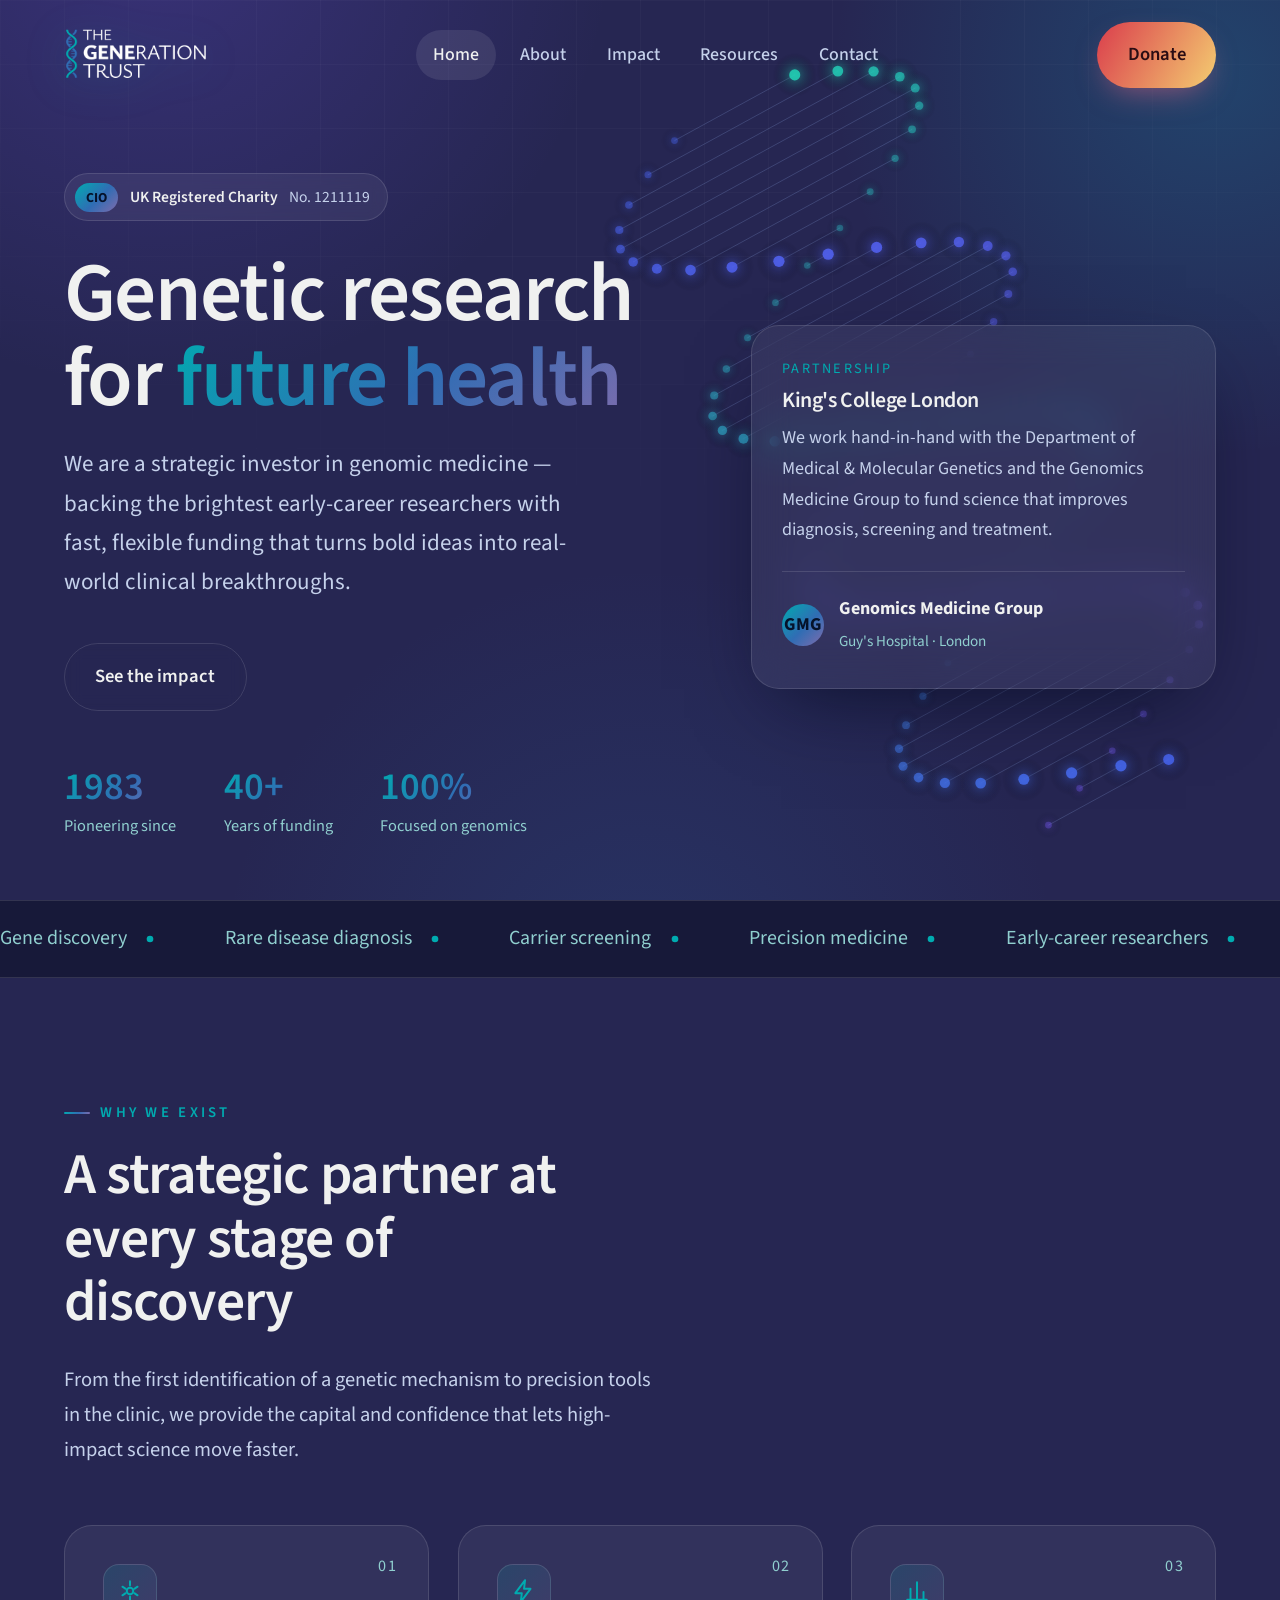
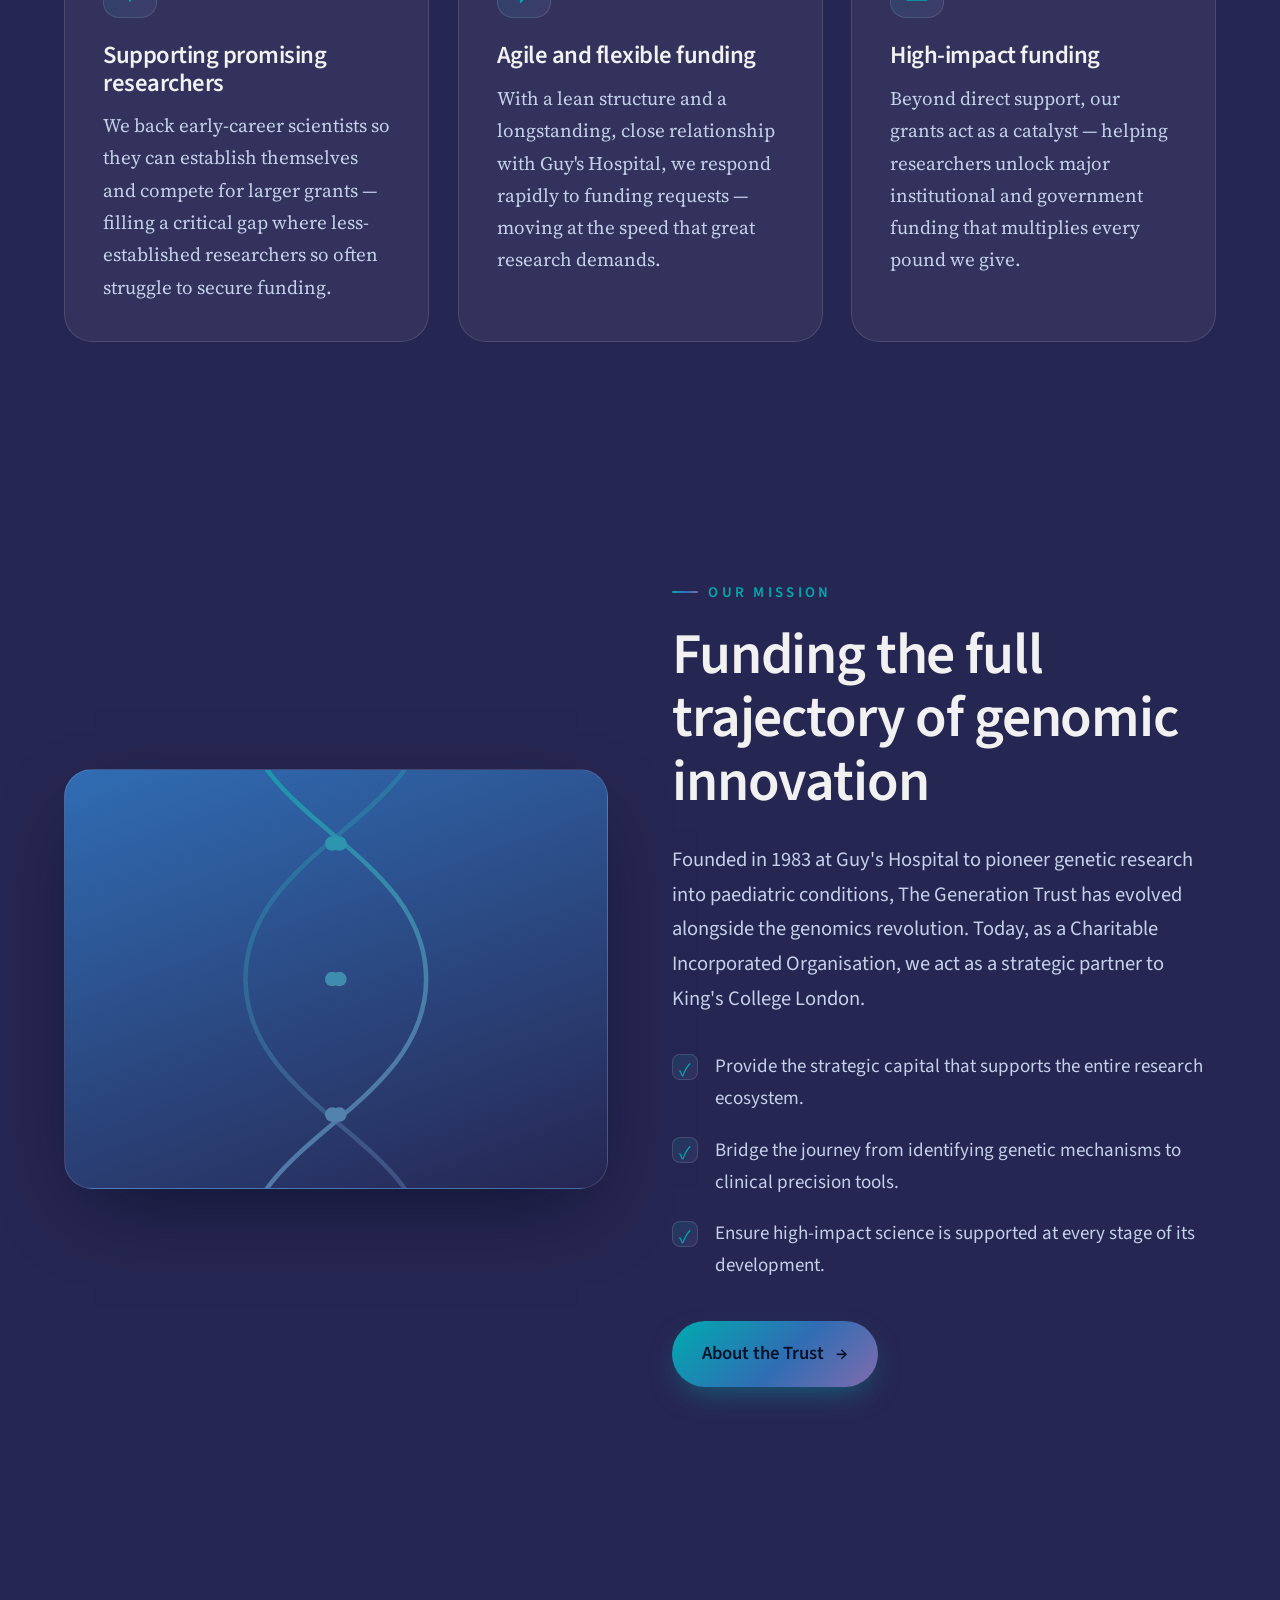
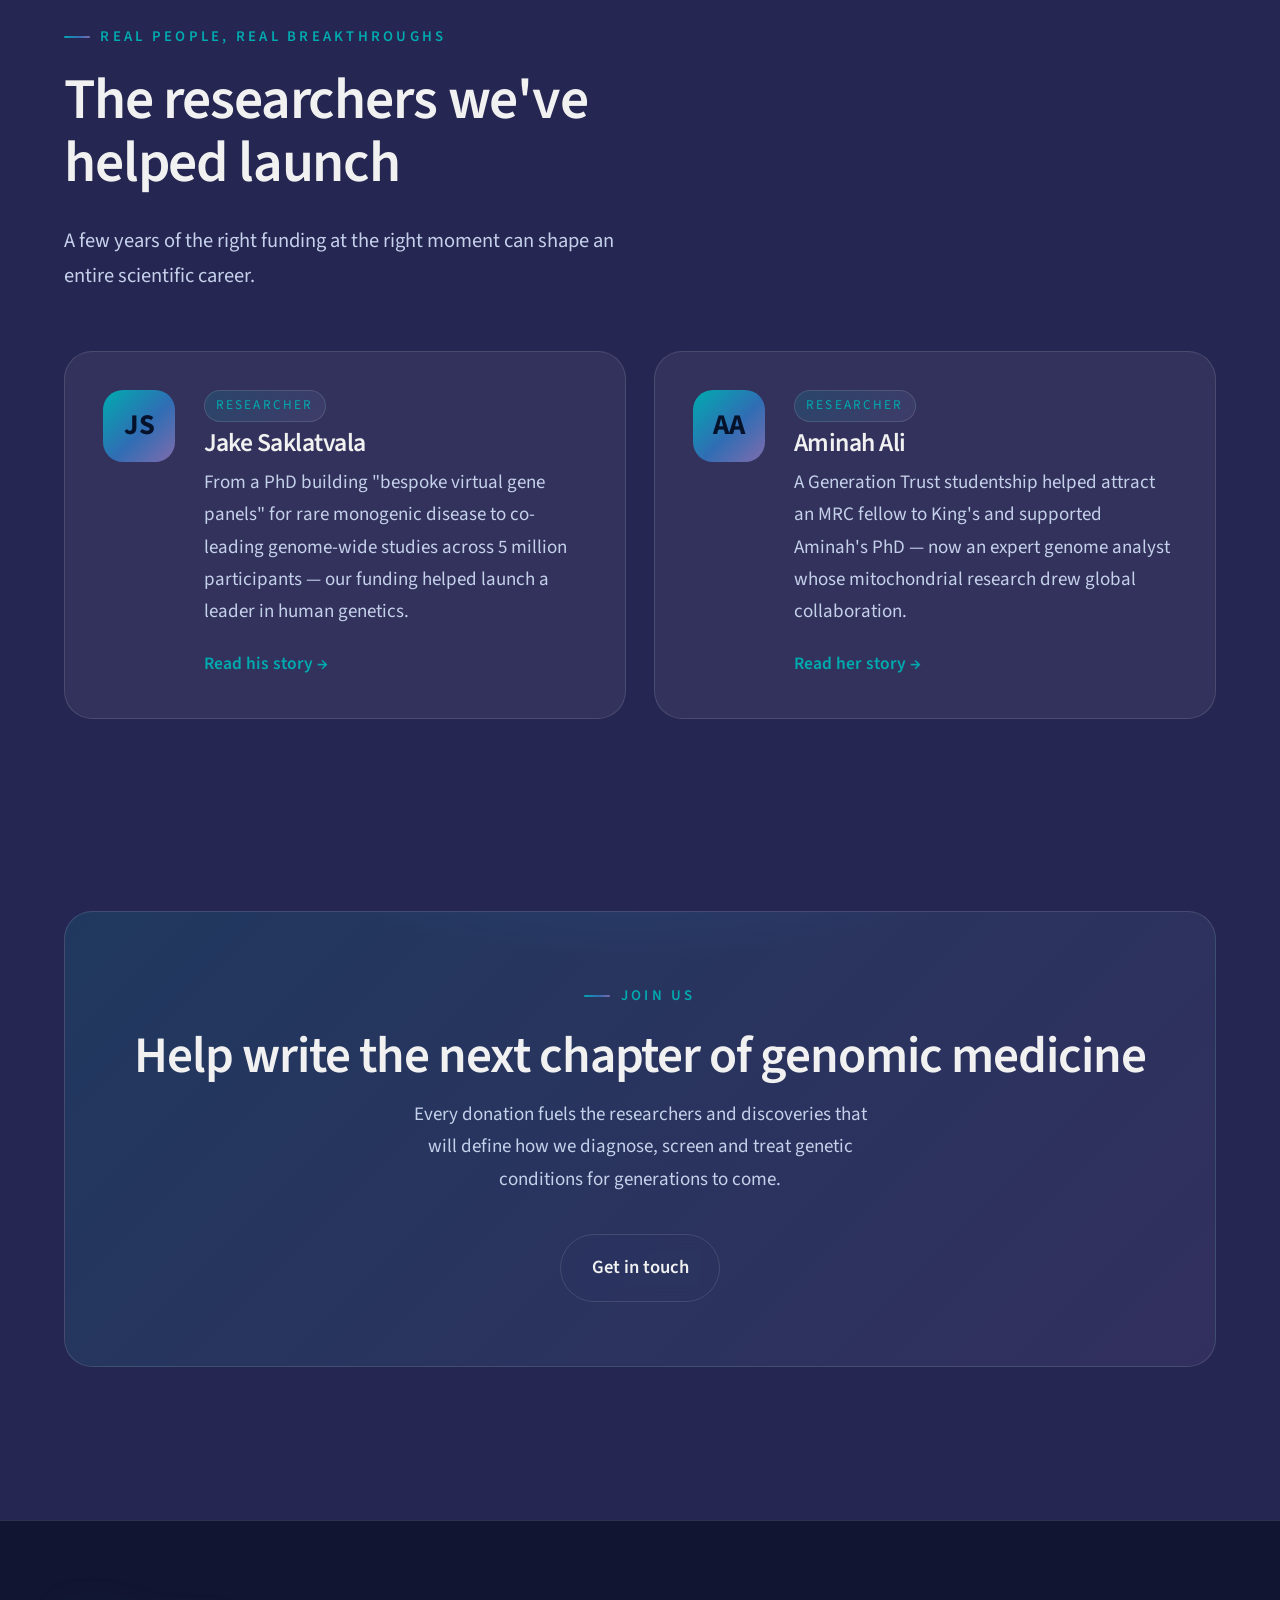
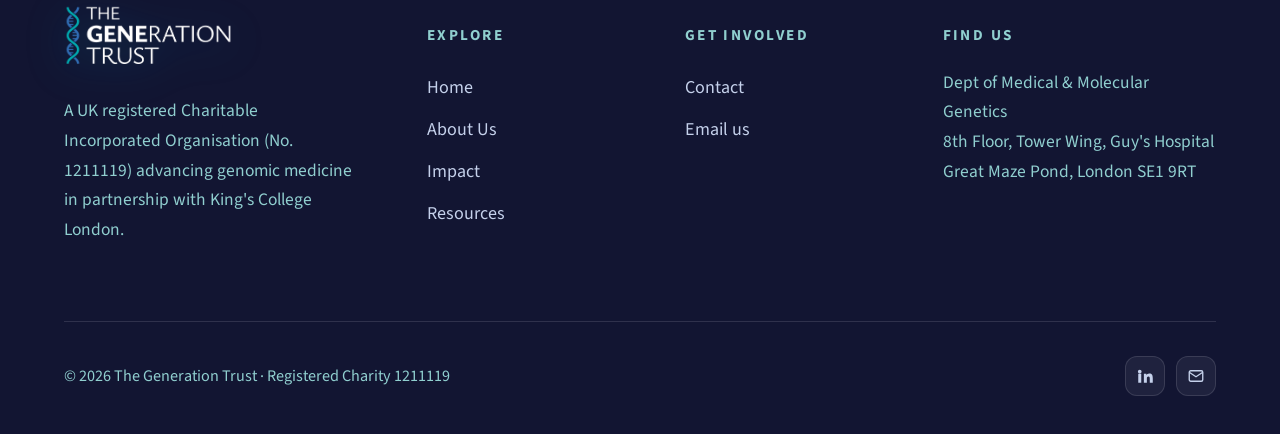
<file: index.html>
<!DOCTYPE html>
<html lang="en-GB">
<head>
  <script async src="https://www.googletagmanager.com/gtm.js?id=GTM-TR3NTVD5"></script>
  <script>
    window.dataLayer = window.dataLayer || [];
    function gtag(){dataLayer.push(arguments);}
    gtag('js', new Date());
  </script>
  <meta charset="UTF-8" />
  <meta name="viewport" content="width=device-width, initial-scale=1.0" />
  <title>The Generation Trust — Genetic Research for Future Health</title>
  <meta name="description" content="The Generation Trust is a UK registered charity advancing genomic medicine by backing promising early-career researchers with fast, flexible and high-impact funding." />
  <link rel="icon" href="assets/img/favicon.png" type="image/png" />
  <link rel="apple-touch-icon" href="assets/img/favicon.png" />
  <link rel="preconnect" href="https://fonts.googleapis.com" />
  <link rel="preconnect" href="https://fonts.gstatic.com" crossorigin />
  <link href="https://fonts.googleapis.com/css2?family=Source+Sans+3:wght@400;500;600;700&family=Source+Serif+4:ital,wght@0,400;0,600;1,400&family=Source+Code+Pro:wght@400&display=swap" rel="stylesheet" />
  <link rel="stylesheet" href="assets/css/styles.css" />
</head>
<body>
  <div class="bg-field" aria-hidden="true"></div>
  <div class="bg-grid" aria-hidden="true"></div>

  <!-- ============ HEADER ============ -->
  <header class="site-header">
    <div class="container nav">
      <a class="brand" href="index.html" aria-label="The Generation Trust home">
        <img class="brand__logo" src="assets/img/tgt-logo-white.png" alt="The Generation Trust" width="106" height="48" />
      </a>
      <nav class="nav-links" aria-label="Primary">
        <a href="index.html" class="is-active">Home</a>
        <a href="about.html">About</a>
        <a href="impact.html">Impact</a>
        <a href="resources.html">Resources</a>
        <a href="contact.html">Contact</a>
      </nav>
      <div class="nav-cta">
        <a class="btn btn--warm" data-jg-donate-button data-linkId="7vqxyhbx3l" data-marketCode="GB" data-linkType="givingCheckout">Donate</a>
        <button class="nav-toggle" aria-label="Toggle menu" aria-expanded="false"><span></span></button>
      </div>
    </div>
  </header>

  <main>
    <!-- ============ HERO ============ -->
    <section class="hero">
      <canvas id="dna-canvas" aria-hidden="true"></canvas>
      <div class="container hero__inner">
        <div class="hero__content">
          <span class="hero__badge">
            <span class="pill">CIO</span>
            <b>UK Registered Charity</b> No. 1211119
          </span>
          <h1>Genetic research for <span class="text-gradient">future health</span></h1>
          <p class="hero__sub">
            We are a strategic investor in genomic medicine — backing the brightest
            early-career researchers with fast, flexible funding that turns bold ideas
            into real-world clinical breakthroughs.
          </p>
          <div class="hero__actions">
            <!-- <a href="donate.html" class="btn">Support our work <span class="btn-arrow">→</span></a> -->
            <a href="impact.html" class="btn btn--ghost">See the impact</a>
          </div>
          <div class="hero__stats">
            <div>
              <div class="stat__num" data-count="1983" data-nogroup>0</div>
              <div class="stat__label">Pioneering since</div>
            </div>
            <div>
              <div class="stat__num" data-count="40" data-suffix="+">0</div>
              <div class="stat__label">Years of funding</div>
            </div>
            <div>
              <div class="stat__num" data-count="100" data-suffix="%">0</div>
              <div class="stat__label">Focused on genomics</div>
            </div>
          </div>
        </div>

        <aside class="hero__aside" data-reveal>
          <p class="aside-tag">Partnership</p>
          <h3>King's College London</h3>
          <p>
            We work hand-in-hand with the Department of Medical &amp; Molecular Genetics
            and the Genomics Medicine Group to fund science that improves diagnosis,
            screening and treatment.
          </p>
          <div class="aside-foot">
            <div class="avatar">GMG</div>
            <div>
              <strong style="font-size:.95rem">Genomics Medicine Group</strong><br />
              <span style="font-size:.8rem;color:var(--text-dim)">Guy's Hospital · London</span>
            </div>
          </div>
        </aside>
      </div>
    </section>

    <!-- ============ MARQUEE ============ -->
    <div class="marquee" aria-hidden="true">
      <div class="marquee__track">
        <span class="marquee__item">Gene discovery <svg width="16" height="16" viewBox="0 0 24 24" fill="currentColor"><circle cx="12" cy="12" r="5"/></svg></span>
        <span class="marquee__item">Rare disease diagnosis <svg width="16" height="16" viewBox="0 0 24 24" fill="currentColor"><circle cx="12" cy="12" r="5"/></svg></span>
        <span class="marquee__item">Carrier screening <svg width="16" height="16" viewBox="0 0 24 24" fill="currentColor"><circle cx="12" cy="12" r="5"/></svg></span>
        <span class="marquee__item">Precision medicine <svg width="16" height="16" viewBox="0 0 24 24" fill="currentColor"><circle cx="12" cy="12" r="5"/></svg></span>
        <span class="marquee__item">Early-career researchers <svg width="16" height="16" viewBox="0 0 24 24" fill="currentColor"><circle cx="12" cy="12" r="5"/></svg></span>
        <span class="marquee__item">Therapeutic innovation <svg width="16" height="16" viewBox="0 0 24 24" fill="currentColor"><circle cx="12" cy="12" r="5"/></svg></span>
        <!-- duplicate for seamless loop -->
        <span class="marquee__item">Gene discovery <svg width="16" height="16" viewBox="0 0 24 24" fill="currentColor"><circle cx="12" cy="12" r="5"/></svg></span>
        <span class="marquee__item">Rare disease diagnosis <svg width="16" height="16" viewBox="0 0 24 24" fill="currentColor"><circle cx="12" cy="12" r="5"/></svg></span>
        <span class="marquee__item">Carrier screening <svg width="16" height="16" viewBox="0 0 24 24" fill="currentColor"><circle cx="12" cy="12" r="5"/></svg></span>
        <span class="marquee__item">Precision medicine <svg width="16" height="16" viewBox="0 0 24 24" fill="currentColor"><circle cx="12" cy="12" r="5"/></svg></span>
        <span class="marquee__item">Early-career researchers <svg width="16" height="16" viewBox="0 0 24 24" fill="currentColor"><circle cx="12" cy="12" r="5"/></svg></span>
        <span class="marquee__item">Therapeutic innovation <svg width="16" height="16" viewBox="0 0 24 24" fill="currentColor"><circle cx="12" cy="12" r="5"/></svg></span>
      </div>
    </div>

    <!-- ============ PILLARS ============ -->
    <section class="section" id="what-we-do">
      <div class="container">
        <div data-reveal>
          <span class="eyebrow">Why we exist</span>
          <h2 class="section-title">A strategic partner at every stage of discovery</h2>
          <p class="lede">
            From the first identification of a genetic mechanism to precision tools in
            the clinic, we provide the capital and confidence that lets high-impact
            science move faster.
          </p>
        </div>

        <div class="grid grid--3" style="margin-top:3rem">
          <article class="card" data-reveal data-reveal-delay="1">
            <span class="card__num">01</span>
            <div class="card__icon">
              <svg viewBox="0 0 24 24" fill="none" stroke="currentColor" stroke-width="1.8"><path d="M12 3v4M12 17v4M5 8l3 2M16 14l3 2M5 16l3-2M16 10l3-2" stroke-linecap="round"/><circle cx="12" cy="12" r="3"/></svg>
            </div>
            <h3>Supporting promising researchers</h3>
            <p>
              We back early-career scientists so they can establish themselves and
              compete for larger grants — filling a critical gap where less-established
              researchers so often struggle to secure funding.
            </p>
          </article>

          <article class="card" data-reveal data-reveal-delay="2">
            <span class="card__num">02</span>
            <div class="card__icon">
              <svg viewBox="0 0 24 24" fill="none" stroke="currentColor" stroke-width="1.8"><path d="M13 2 4 14h6l-1 8 9-12h-6l1-8Z" stroke-linejoin="round"/></svg>
            </div>
            <h3>Agile and flexible funding</h3>
            <p>
              With a lean structure and a longstanding, close relationship with Guy's
              Hospital, we respond rapidly to funding requests — moving at the speed
              that great research demands.
            </p>
          </article>

          <article class="card" data-reveal data-reveal-delay="3">
            <span class="card__num">03</span>
            <div class="card__icon">
              <svg viewBox="0 0 24 24" fill="none" stroke="currentColor" stroke-width="1.8"><path d="M3 20h18M6 20V10M12 20V4M18 20v-7" stroke-linecap="round"/></svg>
            </div>
            <h3>High-impact funding</h3>
            <p>
              Beyond direct support, our grants act as a catalyst — helping researchers
              unlock major institutional and government funding that multiplies every
              pound we give.
            </p>
          </article>
        </div>
      </div>
    </section>

    <!-- ============ MISSION SPLIT ============ -->
    <section class="section" id="mission">
      <div class="container split">
        <div class="split__media" data-reveal aria-hidden="true">
          <div class="helix-visual">
            <svg width="80%" viewBox="0 0 240 320" fill="none">
              <defs>
                <linearGradient id="m-g" x1="0" y1="0" x2="240" y2="320" gradientUnits="userSpaceOnUse">
                  <stop stop-color="#00abb0"/><stop offset="1" stop-color="#806cad"/>
                </linearGradient>
              </defs>
              <g stroke="url(#m-g)" stroke-width="2.5" fill="none" opacity="0.9">
                <path d="M70 10C70 70 170 90 170 160S70 250 70 310"/>
                <path d="M170 10C170 70 70 90 70 160S170 250 170 310" opacity="0.5"/>
              </g>
              <g fill="url(#m-g)">
                <circle cx="80" cy="40" r="4"/><circle cx="160" cy="40" r="4"/>
                <circle cx="118" cy="85" r="4"/><circle cx="122" cy="85" r="4"/>
                <circle cx="118" cy="160" r="4"/><circle cx="122" cy="160" r="4"/>
                <circle cx="118" cy="235" r="4"/><circle cx="122" cy="235" r="4"/>
                <circle cx="80" cy="280" r="4"/><circle cx="160" cy="280" r="4"/>
              </g>
            </svg>
          </div>
        </div>
        <div data-reveal data-reveal-delay="1">
          <span class="eyebrow">Our mission</span>
          <h2 class="section-title">Funding the full trajectory of genomic innovation</h2>
          <p class="lede">
            Founded in 1983 at Guy's Hospital to pioneer genetic research into
            paediatric conditions, The Generation Trust has evolved alongside the
            genomics revolution. Today, as a Charitable Incorporated Organisation,
            we act as a strategic partner to King's College London.
          </p>
          <ul class="feature-list">
            <li><span class="tick">✓</span><span>Provide the strategic capital that supports the entire research ecosystem.</span></li>
            <li><span class="tick">✓</span><span>Bridge the journey from identifying genetic mechanisms to clinical precision tools.</span></li>
            <li><span class="tick">✓</span><span>Ensure high-impact science is supported at every stage of its development.</span></li>
          </ul>
          <div class="hero__actions" style="margin-top:2rem">
            <a href="about.html" class="btn">About the Trust <span class="btn-arrow">→</span></a>
          </div>
        </div>
      </div>
    </section>

    <!-- ============ IMPACT PREVIEW ============ -->
    <section class="section" id="impact">
      <div class="container">
        <div data-reveal>
          <span class="eyebrow">Real people, real breakthroughs</span>
          <h2 class="section-title">The researchers we've helped launch</h2>
          <p class="lede">A few years of the right funding at the right moment can shape an entire scientific career.</p>
        </div>

        <div class="grid grid--2" style="margin-top:3rem">
          <article class="story" data-reveal data-reveal-delay="1">
            <div class="story__avatar">JS</div>
            <div>
              <div class="story__meta">
                <span class="story__tag">Researcher</span>
              </div>
              <h3>Jake Saklatvala</h3>
              <p>
                From a PhD building "bespoke virtual gene panels" for rare monogenic
                disease to co-leading genome-wide studies across 5&nbsp;million
                participants — our funding helped launch a leader in human genetics.
              </p>
              <a class="story__link" href="impact.html#jake">Read his story →</a>
            </div>
          </article>

          <article class="story" data-reveal data-reveal-delay="2">
            <div class="story__avatar">AA</div>
            <div>
              <div class="story__meta">
                <span class="story__tag">Researcher</span>
              </div>
              <h3>Aminah Ali</h3>
              <p>
                A Generation Trust studentship helped attract an MRC fellow to King's and
                supported Aminah's PhD — now an expert genome analyst whose mitochondrial
                research drew global collaboration.
              </p>
              <a class="story__link" href="impact.html#aminah">Read her story →</a>
            </div>
          </article>
        </div>
      </div>
    </section>

    <!-- ============ CTA ============ -->
    <section class="section section--tight">
      <div class="container">
        <div class="cta-band" data-reveal>
          <span class="eyebrow" style="justify-content:center">Join us</span>
          <h2>Help write the next chapter of genomic medicine</h2>
          <p>
            Every donation fuels the researchers and discoveries that will define how
            we diagnose, screen and treat genetic conditions for generations to come.
          </p>
          <div class="hero__actions">
            <!-- <a href="donate.html" class="btn btn--warm">Donate now <span class="btn-arrow">→</span></a> -->
            <a href="contact.html" class="btn btn--ghost">Get in touch</a>
          </div>
        </div>
      </div>
    </section>
  </main>

  <!-- ============ FOOTER ============ -->
  <footer class="site-footer">
    <div class="container">
      <div class="footer-grid">
        <div class="footer-brand">
          <a class="brand" href="index.html" style="margin-bottom:1rem" aria-label="The Generation Trust home">
            <img class="brand__logo" src="assets/img/tgt-logo-white.png" alt="The Generation Trust" width="124" height="56" />
          </a>
          <p>A UK registered Charitable Incorporated Organisation (No. 1211119) advancing genomic medicine in partnership with King's College London.</p>
        </div>
        <div class="footer-col">
          <h5>Explore</h5>
          <a href="index.html">Home</a>
          <a href="about.html">About Us</a>
          <a href="impact.html">Impact</a>
          <a href="resources.html">Resources</a>
        </div>
        <div class="footer-col">
          <h5>Get involved</h5>
          <!-- <a href="donate.html">Donate</a> -->
          <a href="contact.html">Contact</a>
          <a href="mailto:info@thegenerationtrust.org">Email us</a>
        </div>
        <div class="footer-col">
          <h5>Find us</h5>
          <p style="color:var(--text-dim);font-size:.92rem;line-height:1.7">
            Dept of Medical &amp; Molecular Genetics<br />
            8th Floor, Tower Wing, Guy's Hospital<br />
            Great Maze Pond, London SE1 9RT
          </p>
        </div>
      </div>
      <div class="footer-bottom">
        <span>© <span data-year>2026</span> The Generation Trust · Registered Charity 1211119</span>
        <div class="footer-social">
          <a href="https://www.linkedin.com" aria-label="LinkedIn" target="_blank" rel="noopener">
            <svg width="18" height="18" viewBox="0 0 24 24" fill="currentColor"><path d="M4.98 3.5a2.5 2.5 0 1 1 0 5 2.5 2.5 0 0 1 0-5ZM3 9h4v12H3V9Zm7 0h3.8v1.7h.05c.53-1 1.83-2.05 3.76-2.05 4.02 0 4.76 2.65 4.76 6.1V21h-4v-5.4c0-1.3-.02-2.96-1.8-2.96-1.8 0-2.08 1.4-2.08 2.86V21h-4V9Z"/></svg>
          </a>
          <a href="mailto:info@thegenerationtrust.org" aria-label="Email">
            <svg width="18" height="18" viewBox="0 0 24 24" fill="none" stroke="currentColor" stroke-width="1.8"><rect x="3" y="5" width="18" height="14" rx="2"/><path d="m3 7 9 6 9-6"/></svg>
          </a>
        </div>
      </div>
    </div>
  </footer>

  <script src="assets/js/main.js"></script>
  <script src="https://www.justgiving.com/widgets/scripts/widget.js" data-version="2" data-widgetType="attachCheckout" type="text/javascript"></script>
</body>
</html>
</file>
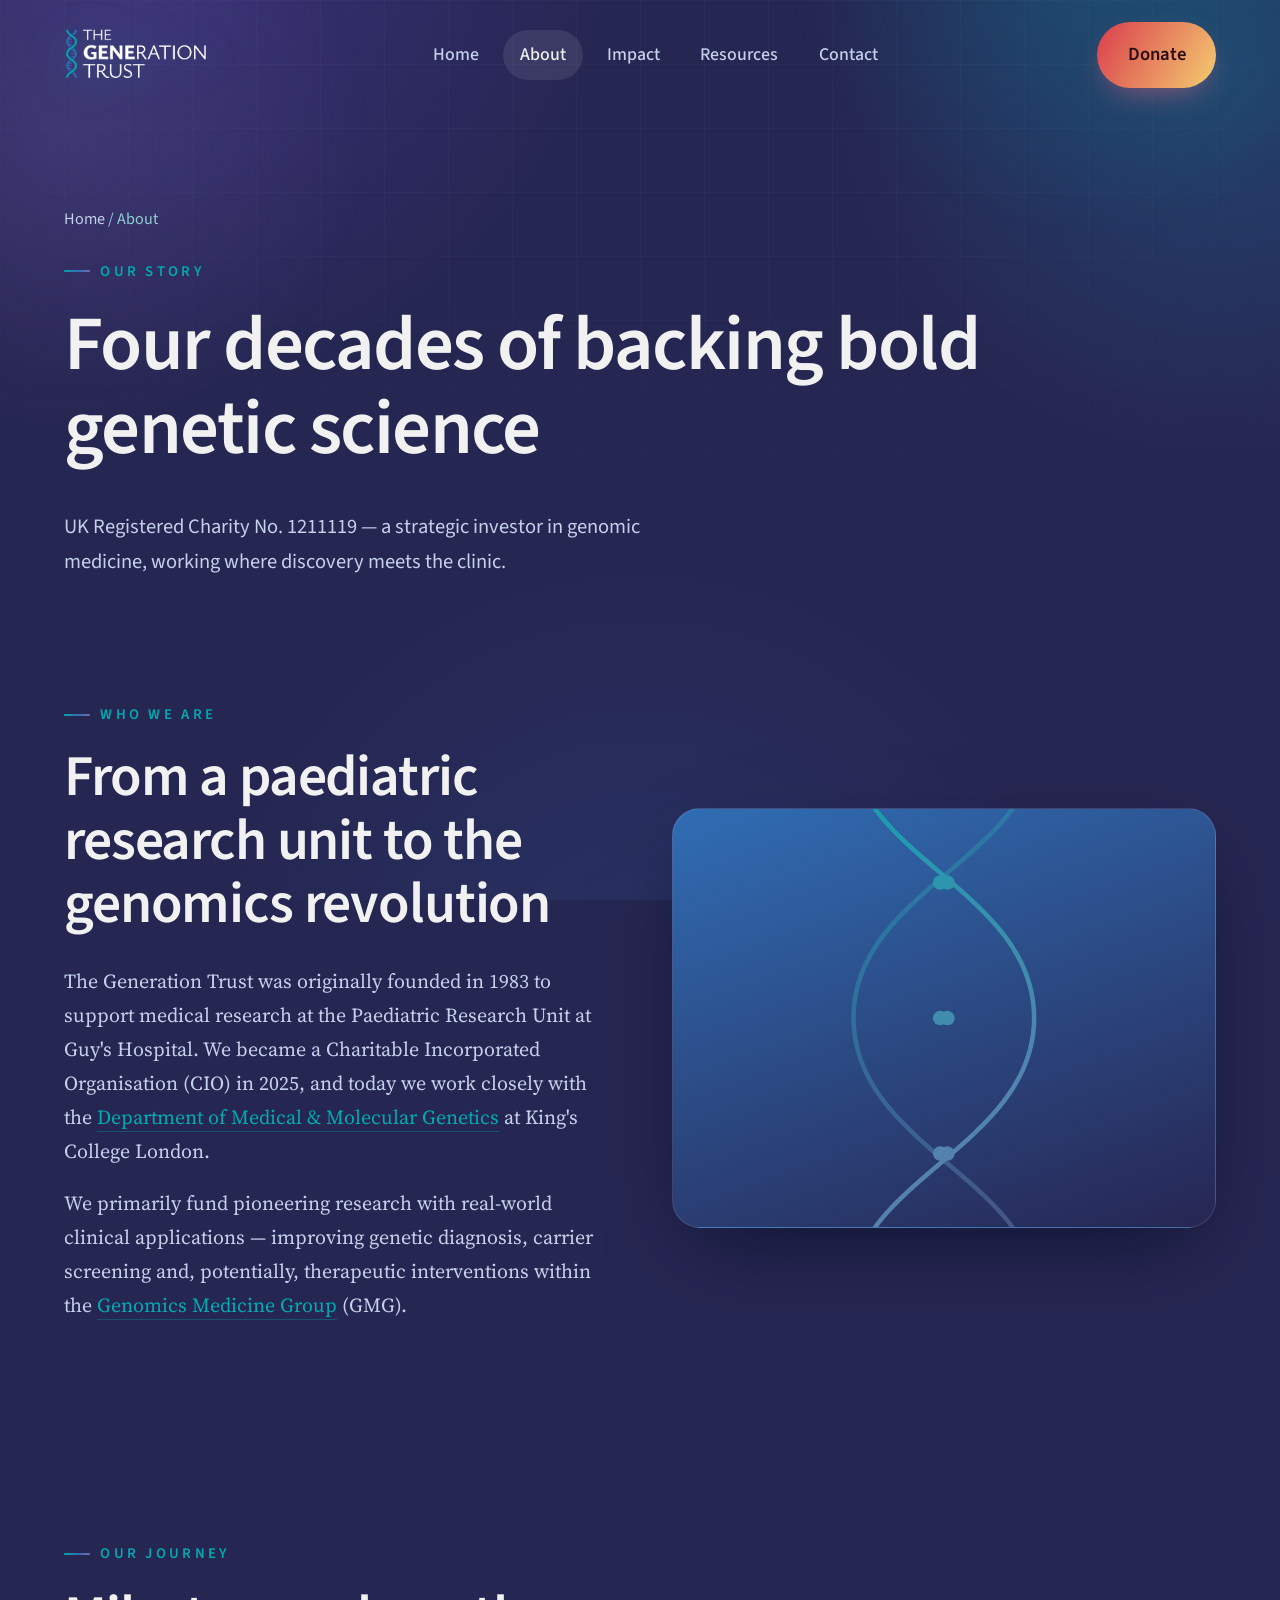
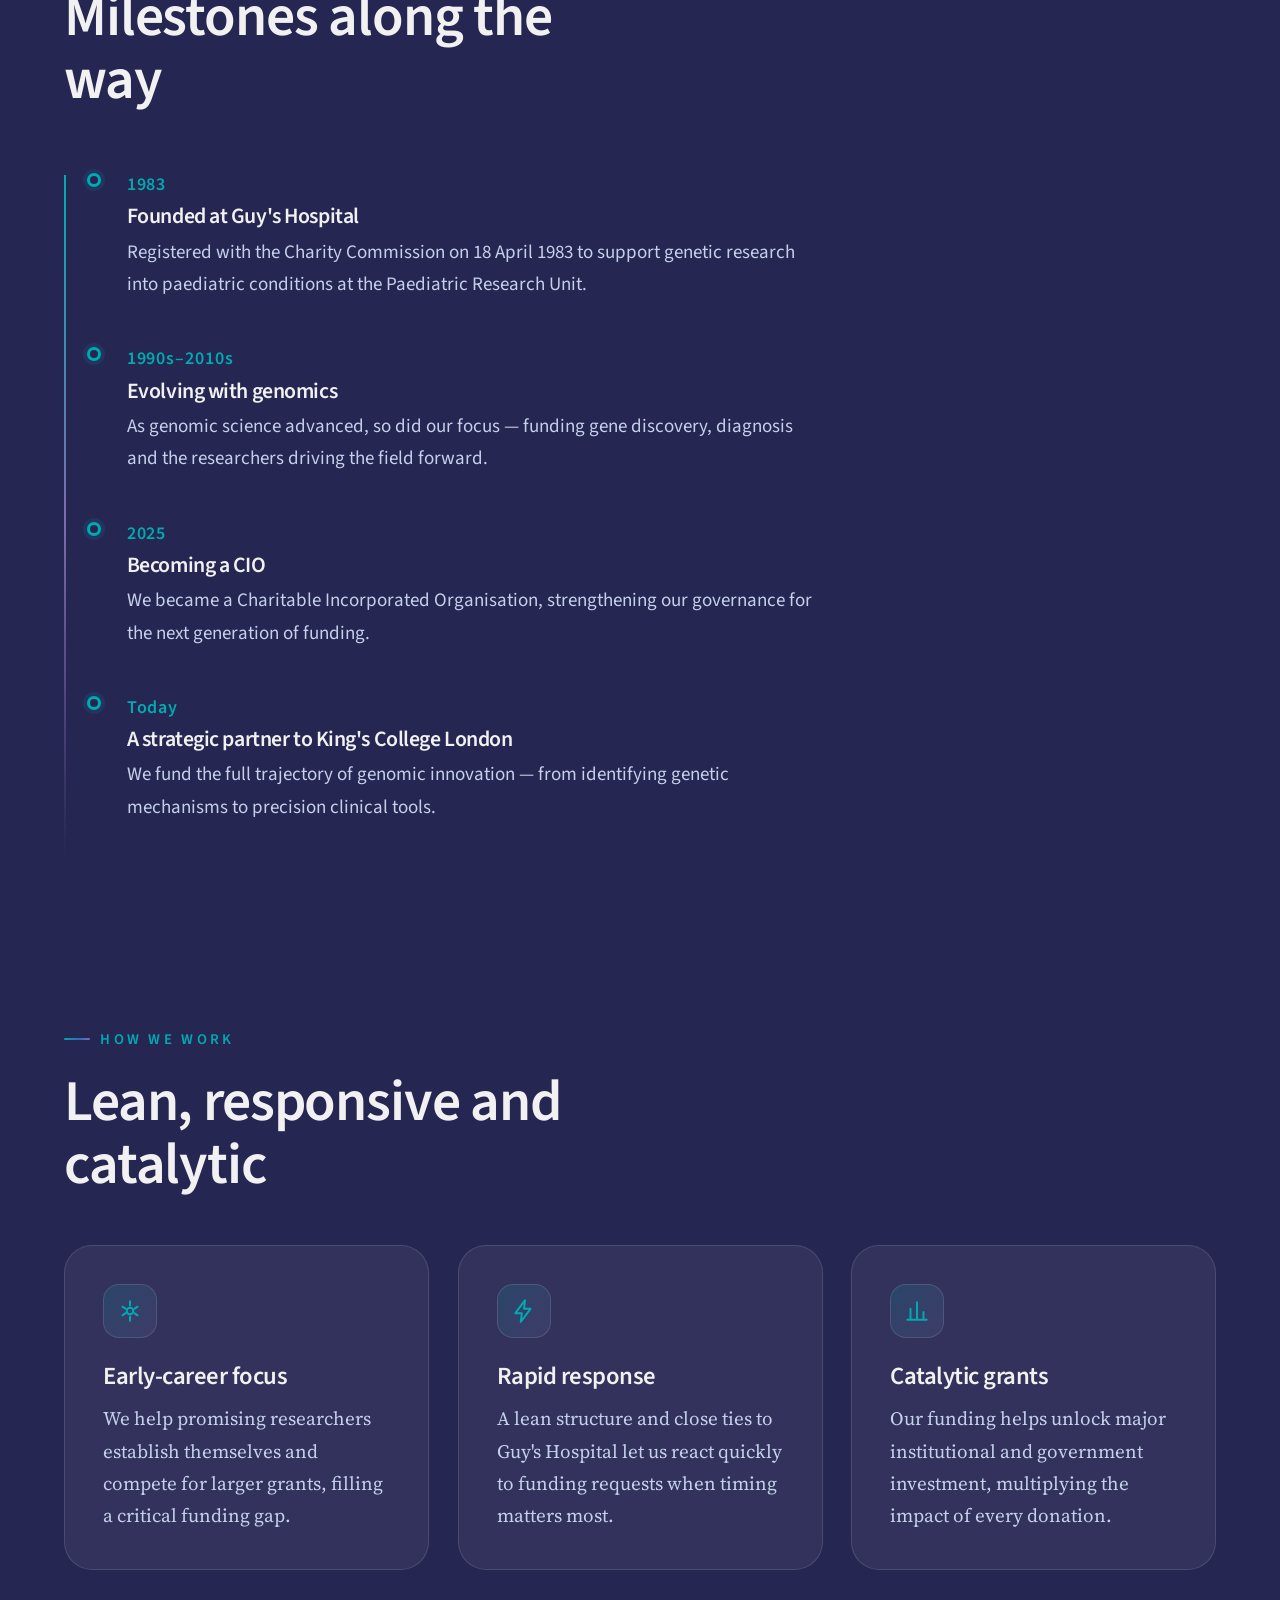
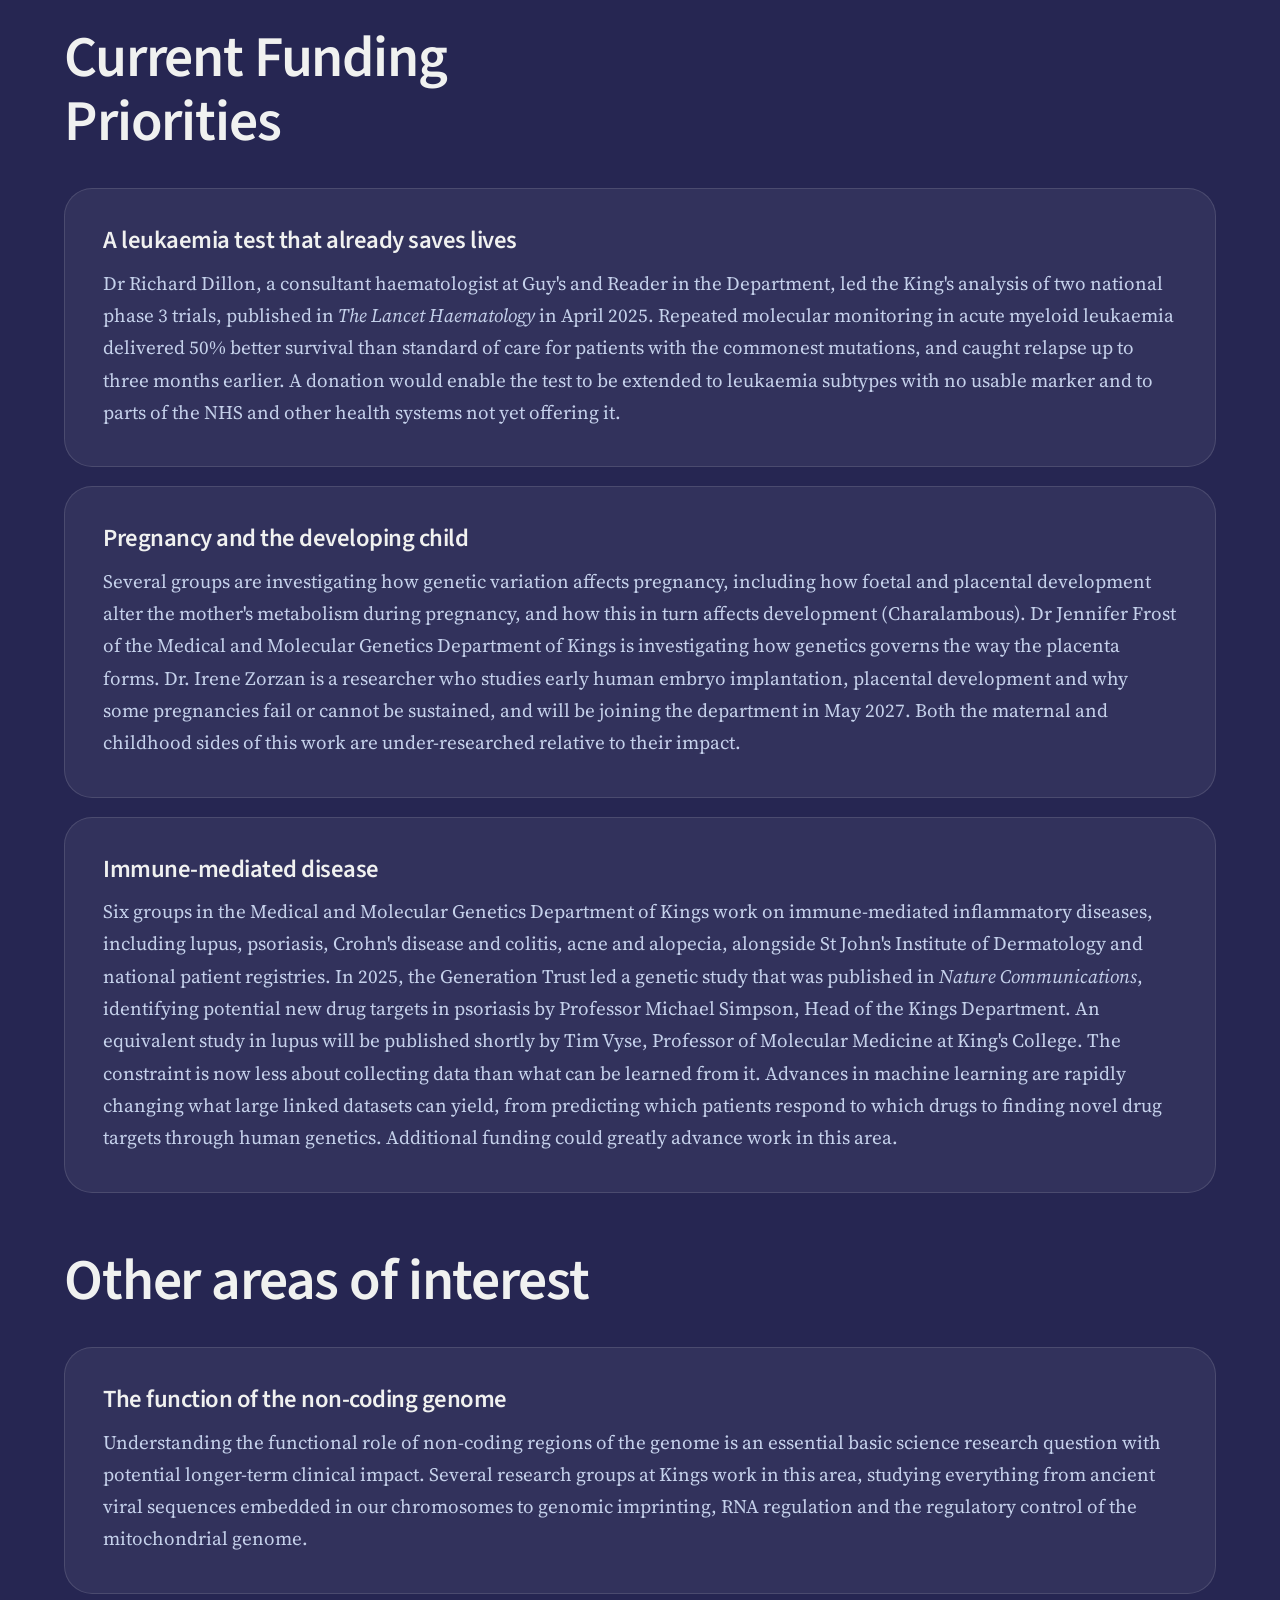
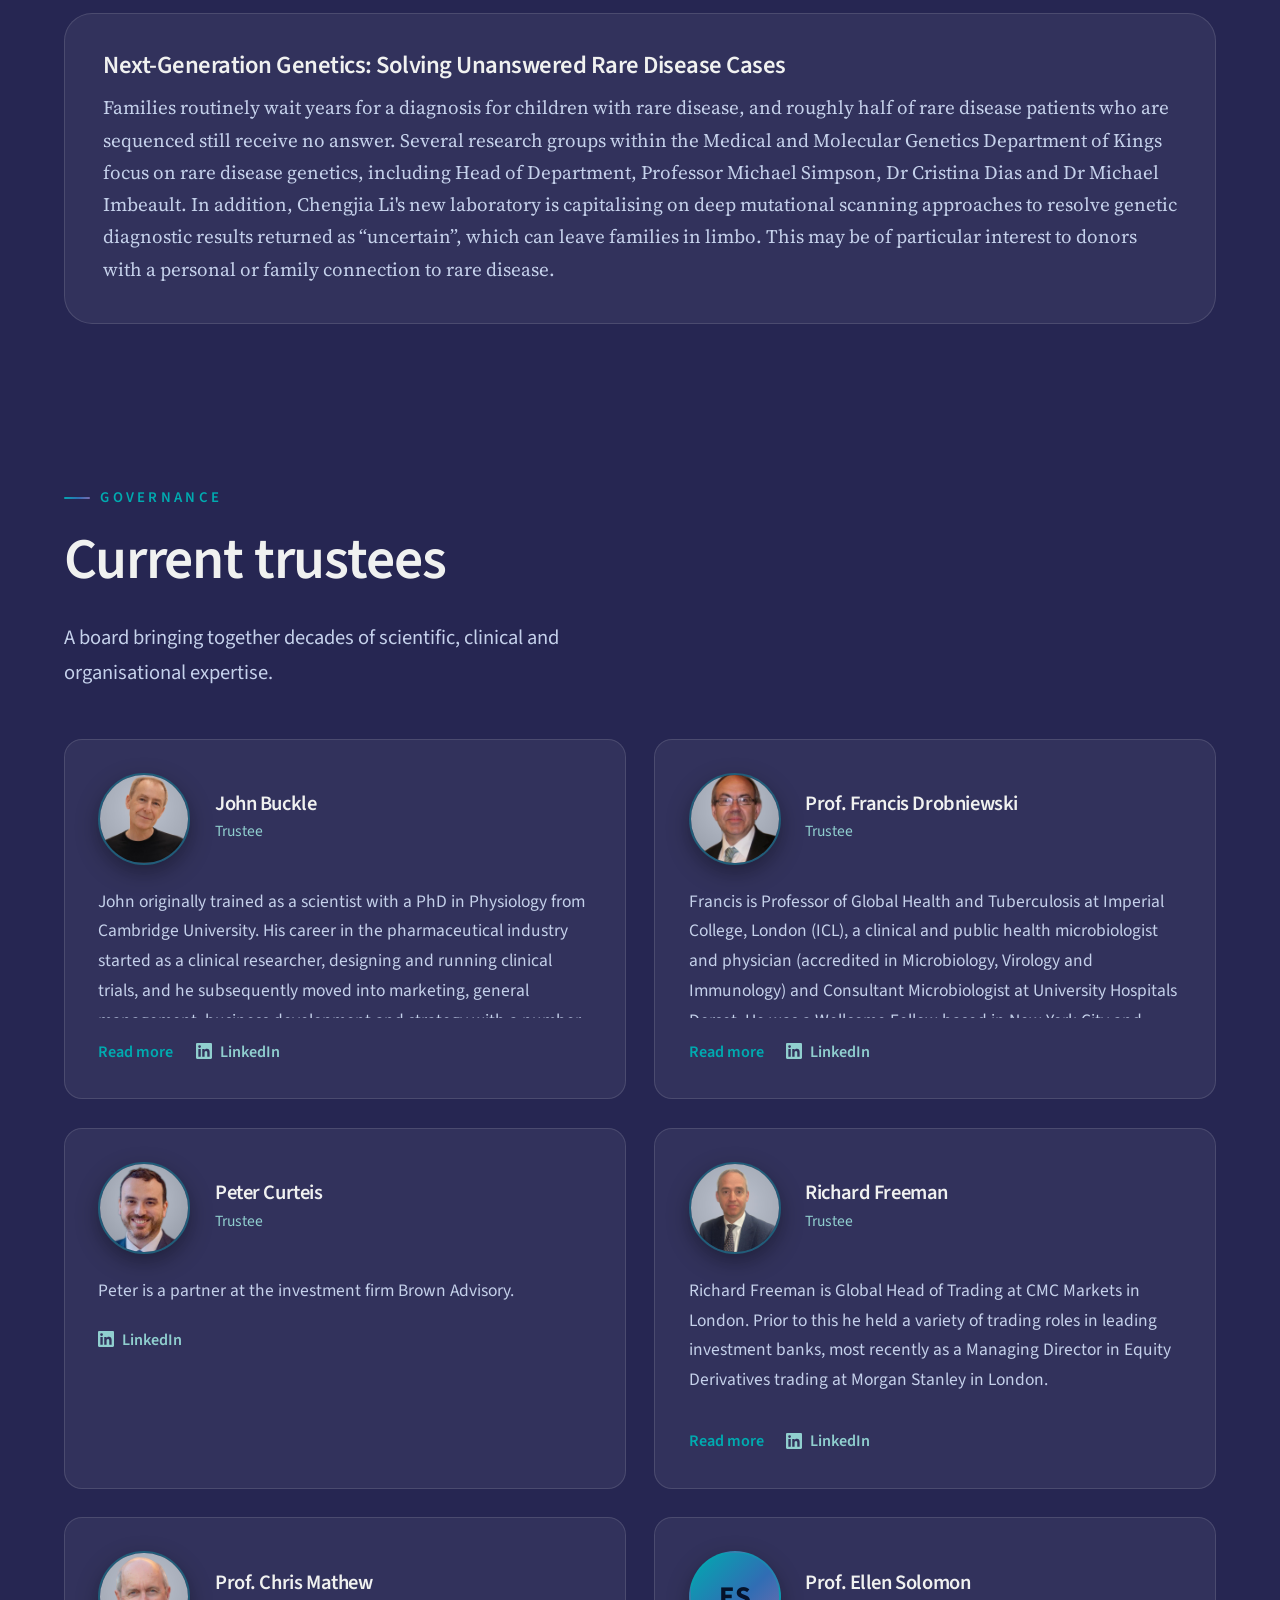
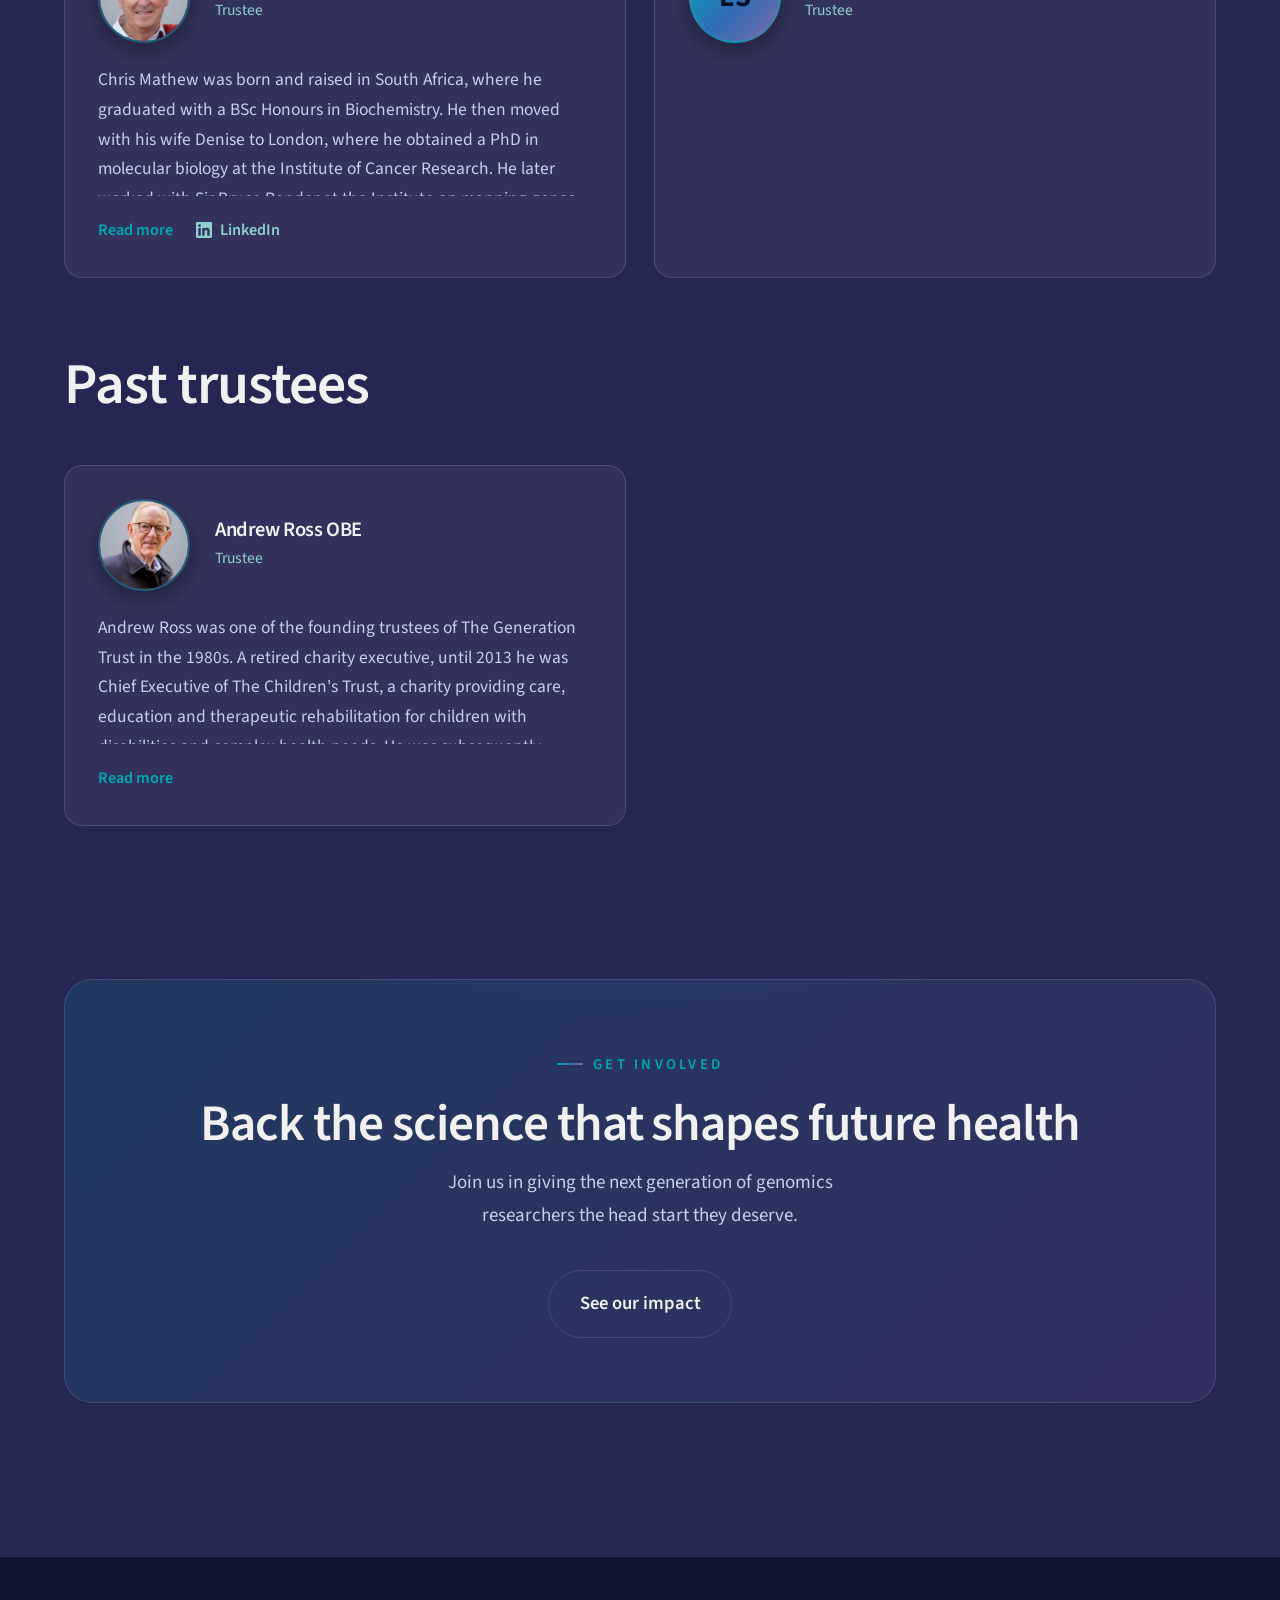
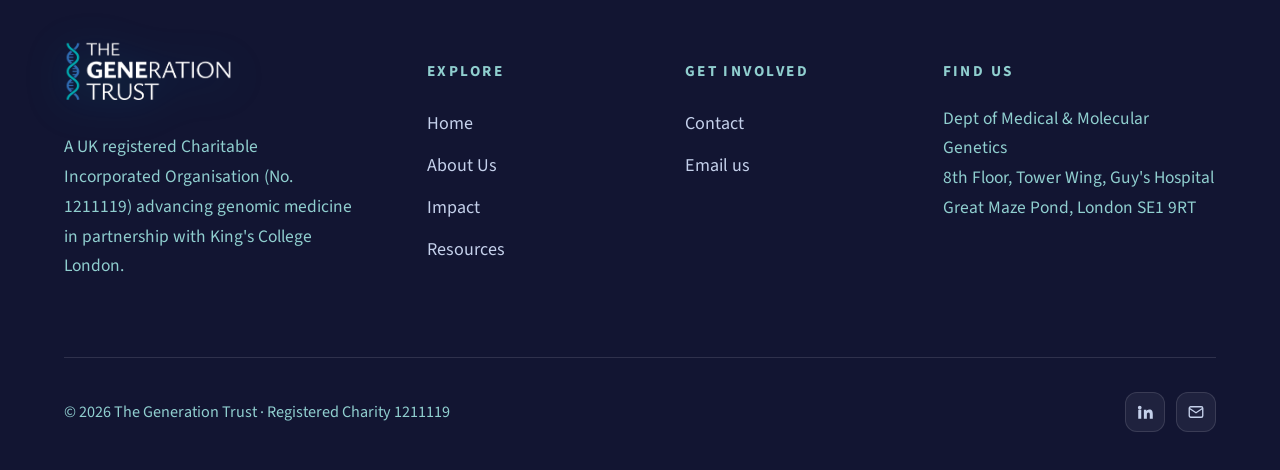
<file: about.html>
<!DOCTYPE html>
<html lang="en-GB">
<head>
  <script async src="https://www.googletagmanager.com/gtm.js?id=GTM-TR3NTVD5"></script>
  <script>
    window.dataLayer = window.dataLayer || [];
    function gtag(){dataLayer.push(arguments);}
    gtag('js', new Date());
  </script>
  <meta charset="UTF-8" />
  <meta name="viewport" content="width=device-width, initial-scale=1.0" />
  <title>About Us — The Generation Trust</title>
  <meta name="description" content="Founded in 1983 at Guy's Hospital, The Generation Trust is a UK charity funding pioneering genomic research with real-world clinical impact, in partnership with King's College London." />
  <link rel="icon" href="assets/img/favicon.png" type="image/png" />
  <link rel="apple-touch-icon" href="assets/img/favicon.png" />
  <link rel="preconnect" href="https://fonts.googleapis.com" />
  <link rel="preconnect" href="https://fonts.gstatic.com" crossorigin />
  <link href="https://fonts.googleapis.com/css2?family=Source+Sans+3:wght@400;500;600;700&family=Source+Serif+4:ital,wght@0,400;0,600;1,400&family=Source+Code+Pro:wght@400&display=swap" rel="stylesheet" />
  <link rel="stylesheet" href="assets/css/styles.css" />
</head>
<body>
  <div class="bg-field" aria-hidden="true"></div>
  <div class="bg-grid" aria-hidden="true"></div>

  <header class="site-header">
    <div class="container nav">
      <a class="brand" href="index.html" aria-label="The Generation Trust home">
        <img class="brand__logo" src="assets/img/tgt-logo-white.png" alt="The Generation Trust" width="106" height="48" />
      </a>
      <nav class="nav-links" aria-label="Primary">
        <a href="index.html">Home</a>
        <a href="about.html" class="is-active">About</a>
        <a href="impact.html">Impact</a>
        <a href="resources.html">Resources</a>
        <a href="contact.html">Contact</a>
      </nav>
      <div class="nav-cta">
        <a class="btn btn--warm" data-jg-donate-button data-linkId="7vqxyhbx3l" data-marketCode="GB" data-linkType="givingCheckout">Donate</a>
        <button class="nav-toggle" aria-label="Toggle menu" aria-expanded="false"><span></span></button>
      </div>
    </div>
  </header>

  <main>
    <!-- PAGE HERO -->
    <section class="page-hero">
      <div class="container">
        <p class="breadcrumb" data-reveal><a href="index.html">Home</a> / About</p>
        <span class="eyebrow" data-reveal>Our story</span>
        <h1 data-reveal data-reveal-delay="1">Four decades of backing bold genetic science</h1>
        <p class="lede" data-reveal data-reveal-delay="2" style="margin-top:1rem">
          UK Registered Charity No. 1211119 — a strategic investor in genomic medicine,
          working where discovery meets the clinic.
        </p>
      </div>
    </section>

    <!-- INTRO SPLIT -->
    <section class="section" style="padding-top:1rem">
      <div class="container split">
        <div data-reveal>
          <span class="eyebrow">Who we are</span>
          <h2 class="section-title">From a paediatric research unit to the genomics revolution</h2>
          <div class="prose">
            <p>
              The Generation Trust was originally founded in 1983 to support medical
              research at the Paediatric Research Unit at Guy's Hospital. We became a
              Charitable Incorporated Organisation (CIO) in 2025, and today we work
              closely with the
              <a href="https://www.kcl.ac.uk/bmb/our-departments/department-of-medical-molecular-genetics" target="_blank" rel="noopener">Department of Medical &amp; Molecular Genetics</a>
              at King's College London.
            </p>
            <p>
              We primarily fund pioneering research with real-world clinical
              applications — improving genetic diagnosis, carrier screening and,
              potentially, therapeutic interventions within the
              <a href="https://www.kcl.ac.uk/research/genomic-medicine-group" target="_blank" rel="noopener">Genomics Medicine Group</a> (GMG).
            </p>
          </div>
        </div>
        <div class="split__media" data-reveal data-reveal-delay="1" aria-hidden="true">
          <div class="helix-visual">
            <svg width="80%" viewBox="0 0 240 320" fill="none">
              <defs>
                <linearGradient id="a-g" x1="0" y1="0" x2="240" y2="320" gradientUnits="userSpaceOnUse">
                  <stop stop-color="#00abb0"/><stop offset="1" stop-color="#806cad"/>
                </linearGradient>
              </defs>
              <g stroke="url(#a-g)" stroke-width="2.5" fill="none">
                <path d="M70 10C70 70 170 90 170 160S70 250 70 310"/>
                <path d="M170 10C170 70 70 90 70 160S170 250 170 310" opacity="0.5"/>
              </g>
              <g fill="url(#a-g)">
                <circle cx="80" cy="40" r="4"/><circle cx="160" cy="40" r="4"/>
                <circle cx="118" cy="85" r="4"/><circle cx="122" cy="85" r="4"/>
                <circle cx="118" cy="160" r="4"/><circle cx="122" cy="160" r="4"/>
                <circle cx="118" cy="235" r="4"/><circle cx="122" cy="235" r="4"/>
                <circle cx="80" cy="280" r="4"/><circle cx="160" cy="280" r="4"/>
              </g>
            </svg>
          </div>
        </div>
      </div>
    </section>

    <!-- TIMELINE -->
    <section class="section section--tight">
      <div class="container">
        <div data-reveal>
          <span class="eyebrow">Our journey</span>
          <h2 class="section-title">Milestones along the way</h2>
        </div>
        <div class="timeline" data-reveal data-reveal-delay="1" style="max-width:760px">
          <div class="timeline__item">
            <span class="timeline__year">1983</span>
            <h4>Founded at Guy's Hospital</h4>
            <p>Registered with the Charity Commission on 18 April 1983 to support genetic research into paediatric conditions at the Paediatric Research Unit.</p>
          </div>
          <div class="timeline__item">
            <span class="timeline__year">1990s–2010s</span>
            <h4>Evolving with genomics</h4>
            <p>As genomic science advanced, so did our focus — funding gene discovery, diagnosis and the researchers driving the field forward.</p>
          </div>
          <div class="timeline__item">
            <span class="timeline__year">2025</span>
            <h4>Becoming a CIO</h4>
            <p>We became a Charitable Incorporated Organisation, strengthening our governance for the next generation of funding.</p>
          </div>
          <div class="timeline__item">
            <span class="timeline__year">Today</span>
            <h4>A strategic partner to King's College London</h4>
            <p>We fund the full trajectory of genomic innovation — from identifying genetic mechanisms to precision clinical tools.</p>
          </div>
        </div>
      </div>
    </section>

    <!-- APPROACH CARDS -->
    <section class="section section--tight">
      <div class="container">
        <div data-reveal>
          <span class="eyebrow">How we work</span>
          <h2 class="section-title">Lean, responsive and catalytic</h2>
        </div>
        <div class="grid grid--3" style="margin-top:2.5rem">
          <article class="card" data-reveal data-reveal-delay="1">
            <div class="card__icon"><svg viewBox="0 0 24 24" fill="none" stroke="currentColor" stroke-width="1.8"><path d="M12 3v4M12 17v4M5 8l3 2M16 14l3 2M5 16l3-2M16 10l3-2" stroke-linecap="round"/><circle cx="12" cy="12" r="3"/></svg></div>
            <h3>Early-career focus</h3>
            <p>We help promising researchers establish themselves and compete for larger grants, filling a critical funding gap.</p>
          </article>
          <article class="card" data-reveal data-reveal-delay="2">
            <div class="card__icon"><svg viewBox="0 0 24 24" fill="none" stroke="currentColor" stroke-width="1.8"><path d="M13 2 4 14h6l-1 8 9-12h-6l1-8Z" stroke-linejoin="round"/></svg></div>
            <h3>Rapid response</h3>
            <p>A lean structure and close ties to Guy's Hospital let us react quickly to funding requests when timing matters most.</p>
          </article>
          <article class="card" data-reveal data-reveal-delay="3">
            <div class="card__icon"><svg viewBox="0 0 24 24" fill="none" stroke="currentColor" stroke-width="1.8"><path d="M3 20h18M6 20V10M12 20V4M18 20v-7" stroke-linecap="round"/></svg></div>
            <h3>Catalytic grants</h3>
            <p>Our funding helps unlock major institutional and government investment, multiplying the impact of every donation.</p>
          </article>
        </div>
        <div data-reveal style="margin-top:3rem">
          <h2 class="section-title">Current Funding Priorities</h2>
        </div>
        <div style="display:grid;gap:1rem;margin-top:1.8rem">
          <article class="card" data-reveal data-reveal-delay="1">
            <h3>A leukaemia test that already saves lives</h3>
            <p>Dr Richard Dillon, a consultant haematologist at Guy's and Reader in the Department, led the King's analysis of two national phase 3 trials, published in <em>The Lancet Haematology</em> in April 2025. Repeated molecular monitoring in acute myeloid leukaemia delivered 50% better survival than standard of care for patients with the commonest mutations, and caught relapse up to three months earlier. A donation would enable the test to be extended to leukaemia subtypes with no usable marker and to parts of the NHS and other health systems not yet offering it.</p>
          </article>
          <article class="card" data-reveal data-reveal-delay="2">
            <h3>Pregnancy and the developing child</h3>
            <p>Several groups are investigating how genetic variation affects pregnancy, including how foetal and placental development alter the mother's metabolism during pregnancy, and how this in turn affects development (Charalambous). Dr Jennifer Frost of the Medical and Molecular Genetics Department of Kings is investigating how genetics governs the way the placenta forms. Dr. Irene Zorzan is a researcher who studies early human embryo implantation, placental development and why some pregnancies fail or cannot be sustained, and will be joining the department in May 2027. Both the maternal and childhood sides of this work are under-researched relative to their impact.</p>
          </article>
          <article class="card" data-reveal data-reveal-delay="3">
            <h3>Immune-mediated disease</h3>
            <p>Six groups in the Medical and Molecular Genetics Department of Kings work on immune-mediated inflammatory diseases, including lupus, psoriasis, Crohn's disease and colitis, acne and alopecia, alongside St John's Institute of Dermatology and national patient registries. In 2025, the Generation Trust led a genetic study that was published in <em>Nature Communications</em>, identifying potential new drug targets in psoriasis by Professor Michael Simpson, Head of the Kings Department. An equivalent study in lupus will be published shortly by Tim Vyse, Professor of Molecular Medicine at King's College. The constraint is now less about collecting data than what can be learned from it. Advances in machine learning are rapidly changing what large linked datasets can yield, from predicting which patients respond to which drugs to finding novel drug targets through human genetics. Additional funding could greatly advance work in this area.</p>
          </article>
        </div>
        <div data-reveal style="margin-top:3rem">
          <h2 class="section-title">Other areas of interest</h2>
        </div>
        <div style="display:grid;gap:1rem;margin-top:1.8rem">
          <article class="card" data-reveal data-reveal-delay="1">
            <h3>The function of the non-coding genome</h3>
            <p>Understanding the functional role of non-coding regions of the genome is an essential basic science research question with potential longer-term clinical impact. Several research groups at Kings work in this area, studying everything from ancient viral sequences embedded in our chromosomes to genomic imprinting, RNA regulation and the regulatory control of the mitochondrial genome.</p>
          </article>
          <article class="card" data-reveal data-reveal-delay="2">
            <h3>Next-Generation Genetics: Solving Unanswered Rare Disease Cases</h3>
            <p>Families routinely wait years for a diagnosis for children with rare disease, and roughly half of rare disease patients who are sequenced still receive no answer. Several research groups within the Medical and Molecular Genetics Department of Kings focus on rare disease genetics, including Head of Department, Professor Michael Simpson, Dr Cristina Dias and Dr Michael Imbeault. In addition, Chengjia Li's new laboratory is capitalising on deep mutational scanning approaches to resolve genetic diagnostic results returned as “uncertain”, which can leave families in limbo. This may be of particular interest to donors with a personal or family connection to rare disease.</p>
          </article>
        </div>
      </div>
    </section>

    <!-- TRUSTEES -->
    <section class="section section--tight" id="trustees">
      <div class="container">
        <div data-reveal>
          <span class="eyebrow">Governance</span>
          <h2 class="section-title">Current trustees</h2>
          <p class="lede">A board bringing together decades of scientific, clinical and organisational expertise.</p>
        </div>
        <!--
          LinkedIn links are placeholders (href="#"). Replace each "#" with the
          trustee's real LinkedIn profile URL, or remove the .person__linkedin
          <a> element for anyone who does not have a profile.
        -->
        <div class="people" data-reveal data-reveal-delay="1" style="margin-top:2.5rem">
          <article class="person">
            <img class="person__photo" src="assets/img/trustees/John%20Buckle.jpg" alt="Portrait of John Buckle" width="92" height="92" loading="lazy" />
            <h4>John Buckle</h4>
            <span class="person__role">Trustee</span>
            <div class="person__bio">
              <p>John originally trained as a scientist with a PhD in Physiology from Cambridge University. His career in the pharmaceutical industry started as a clinical researcher, designing and running clinical trials, and he subsequently moved into marketing, general management, business development and strategy with a number of the largest pharmaceutical companies.</p>
              <p>He has been a board member of a number of pharmaceutical and biotech companies and has run three different businesses. In recent years he has been a self-employed interim manager and business consultant, advising and supporting the growth and development of smaller biotech and pharmaceutical companies.</p>
            </div>
            <div class="person__actions">
              <button class="person__more" type="button" aria-expanded="false">Read more</button>
              <a class="person__linkedin" href="https://www.linkedin.com/in/john-buckle-a5a757/" target="_blank" rel="noopener" aria-label="John Buckle on LinkedIn">
                <svg viewBox="0 0 24 24" aria-hidden="true"><path d="M20.45 20.45h-3.56v-5.57c0-1.33-.02-3.04-1.85-3.04-1.85 0-2.14 1.45-2.14 2.94v5.67H9.34V9h3.42v1.56h.05c.48-.9 1.64-1.85 3.37-1.85 3.6 0 4.27 2.37 4.27 5.46v6.28zM5.34 7.43a2.06 2.06 0 1 1 0-4.13 2.06 2.06 0 0 1 0 4.13zM7.12 20.45H3.55V9h3.57v11.45zM22.22 0H1.77C.79 0 0 .77 0 1.72v20.56C0 23.23.79 24 1.77 24h20.45c.98 0 1.78-.77 1.78-1.72V1.72C24 .77 23.2 0 22.22 0z"/></svg>
                LinkedIn
              </a>
            </div>
          </article>

          <article class="person">
            <img class="person__photo" src="assets/img/trustees/francis%20drobniewski.jpeg" alt="Portrait of Professor Francis Drobniewski" width="92" height="92" loading="lazy" />
            <h4>Prof. Francis Drobniewski</h4>
            <span class="person__role">Trustee</span>
            <div class="person__bio">
              <p>Francis is Professor of Global Health and Tuberculosis at Imperial College, London (ICL), a clinical and public health microbiologist and physician (accredited in Microbiology, Virology and Immunology) and Consultant Microbiologist at University Hospitals Dorset. He was a Wellcome Fellow based in New York City and Director of the UK National Mycobacterium Reference Laboratory (1996&ndash;2015), providing public health and clinical advice, and has 25 years' experience leading and co-leading complex respiratory disease research programmes focusing on TB/HIV infections, COVID-19, biomarker discovery, molecular and genomic-based diagnostics and antimicrobial drug resistance detection, integrating clinical, biological and social themes. Much of his research and training activity is focused in low- and middle-income countries, especially in Eastern Europe and Africa. He has provided clinical care as a resident and Consultant, primarily for patients with tuberculosis and/or AIDS, at King's College Hospital, Barts NHS Trust and other south London hospitals.</p>
              <p>He was a Board Non-Executive Director for Kent Community Hospital Foundation Trust (2018&ndash;2022), including the COVID Clinical Reference Group, Vice Chair of the Quality Committee, and a member of the Strategic Workforce, Remuneration and Audit/Risk Committees. He founded and remains a member of the ECDC TB Reference Lab Network (2009 onwards) and served on several clinical and public health ECDC committees. He has held several roles with the World Health Organisation focusing on the diagnosis and treatment of drug-resistant bacterial infections and the management of multidrug-resistant tuberculosis and HIV-TB, including Director of a WHO Supra-national Reference Laboratory, member of the WHO Strategic Advisory Group, and Chair of the WHO European Laboratory Initiative on TB, HIV and viral hepatitis.</p>
              <p>He was made a Fellow of the European Society of Clinical Microbiology and Infectious Diseases in 2017 and elected a Fellow of the American Academy of Microbiology in 2025.</p>
            </div>
            <div class="person__actions">
              <button class="person__more" type="button" aria-expanded="false">Read more</button>
              <a class="person__linkedin" href="https://www.linkedin.com/in/francis-drobniewski-05a58ab8/" target="_blank" rel="noopener" aria-label="Francis Drobniewski on LinkedIn">
                <svg viewBox="0 0 24 24" aria-hidden="true"><path d="M20.45 20.45h-3.56v-5.57c0-1.33-.02-3.04-1.85-3.04-1.85 0-2.14 1.45-2.14 2.94v5.67H9.34V9h3.42v1.56h.05c.48-.9 1.64-1.85 3.37-1.85 3.6 0 4.27 2.37 4.27 5.46v6.28zM5.34 7.43a2.06 2.06 0 1 1 0-4.13 2.06 2.06 0 0 1 0 4.13zM7.12 20.45H3.55V9h3.57v11.45zM22.22 0H1.77C.79 0 0 .77 0 1.72v20.56C0 23.23.79 24 1.77 24h20.45c.98 0 1.78-.77 1.78-1.72V1.72C24 .77 23.2 0 22.22 0z"/></svg>
                LinkedIn
              </a>
            </div>
          </article>

          <article class="person person--short">
            <img class="person__photo" src="assets/img/trustees/Peter%20Curteis.jpg" alt="Portrait of Peter Curteis" width="92" height="92" loading="lazy" />
            <h4>Peter Curteis</h4>
            <span class="person__role">Trustee</span>
            <div class="person__bio">
              <p>Peter is a partner at the investment firm Brown Advisory.</p>
            </div>
            <div class="person__actions">
              <a class="person__linkedin" href="https://www.linkedin.com/in/peter-curteis/" target="_blank" rel="noopener" aria-label="Peter Curteis on LinkedIn">
                <svg viewBox="0 0 24 24" aria-hidden="true"><path d="M20.45 20.45h-3.56v-5.57c0-1.33-.02-3.04-1.85-3.04-1.85 0-2.14 1.45-2.14 2.94v5.67H9.34V9h3.42v1.56h.05c.48-.9 1.64-1.85 3.37-1.85 3.6 0 4.27 2.37 4.27 5.46v6.28zM5.34 7.43a2.06 2.06 0 1 1 0-4.13 2.06 2.06 0 0 1 0 4.13zM7.12 20.45H3.55V9h3.57v11.45zM22.22 0H1.77C.79 0 0 .77 0 1.72v20.56C0 23.23.79 24 1.77 24h20.45c.98 0 1.78-.77 1.78-1.72V1.72C24 .77 23.2 0 22.22 0z"/></svg>
                LinkedIn
              </a>
            </div>
          </article>

          <article class="person">
            <img class="person__photo" src="assets/img/trustees/Richard%20Freeman.jpg" alt="Portrait of Richard Freeman" width="92" height="92" loading="lazy" />
            <h4>Richard Freeman</h4>
            <span class="person__role">Trustee</span>
            <div class="person__bio">
              <p>Richard Freeman is Global Head of Trading at CMC Markets in London. Prior to this he held a variety of trading roles in leading investment banks, most recently as a Managing Director in Equity Derivatives trading at Morgan Stanley in London.</p>
              <p>Richard has a BA in Economics from the University of Sheffield and is married with two teenage children.</p>
            </div>
            <div class="person__actions">
              <button class="person__more" type="button" aria-expanded="false">Read more</button>
              <a class="person__linkedin" href="https://www.linkedin.com/in/richard-freeman-1539073a1/" target="_blank" rel="noopener" aria-label="Richard Freeman on LinkedIn">
                <svg viewBox="0 0 24 24" aria-hidden="true"><path d="M20.45 20.45h-3.56v-5.57c0-1.33-.02-3.04-1.85-3.04-1.85 0-2.14 1.45-2.14 2.94v5.67H9.34V9h3.42v1.56h.05c.48-.9 1.64-1.85 3.37-1.85 3.6 0 4.27 2.37 4.27 5.46v6.28zM5.34 7.43a2.06 2.06 0 1 1 0-4.13 2.06 2.06 0 0 1 0 4.13zM7.12 20.45H3.55V9h3.57v11.45zM22.22 0H1.77C.79 0 0 .77 0 1.72v20.56C0 23.23.79 24 1.77 24h20.45c.98 0 1.78-.77 1.78-1.72V1.72C24 .77 23.2 0 22.22 0z"/></svg>
                LinkedIn
              </a>
            </div>
          </article>

          <article class="person">
            <img class="person__photo" src="assets/img/trustees/Chris%20Mathew.jpg" alt="Portrait of Professor Chris Mathew" width="92" height="92" loading="lazy" />
            <h4>Prof. Chris Mathew</h4>
            <span class="person__role">Trustee</span>
            <div class="person__bio">
              <p>Chris Mathew was born and raised in South Africa, where he graduated with a BSc Honours in Biochemistry. He then moved with his wife Denise to London, where he obtained a PhD in molecular biology at the Institute of Cancer Research. He later worked with Sir Bruce Ponder at the Institute on mapping genes for hereditary cancers, and moved to the Department of Medical and Molecular Genetics in 1989 as Director of the newly formed NHS DNA Diagnostic Laboratory. He was appointed Professor of Molecular Genetics in the Department in 1999 and served in various roles including Deputy Head and acting Head of Department until his full retirement in January 2020, when he was appointed Professor Emeritus.</p>
              <p>Chris was keen to develop the emerging field of Cancer Genetics in his native South Africa and was appointed Distinguished Professor in Human Genetics at the Sydney Brenner Institute for Molecular Bioscience at the University of the Witwatersrand in Johannesburg in 2015. His research group focuses on the genetics and genomics of common cancers in the Black South African population, and on the application of molecular technology and knowledge to improved diagnosis and treatment for African cancer patients.</p>
              <p>Chris has served on many professional committees and research grant panels, including Chair of the Special Advisory Committee on Genetics for the Royal College of Pathologists, member of the Wellcome Trust Molecular and Cell Panel, Vice-Chair of Cancer Research UK's Biological Science Committee and Chair of CRUK's International Cancer Genome Review Panel.</p>
              <p>He was elected a Fellow of the Academy of Medical Sciences (UK) in 2011 in recognition of his discovery of genes involved in susceptibility to cancer and inflammatory bowel disease. He is delighted to contribute to the further success of the Department of Medical and Molecular Genetics at Guy's in his role as a Trustee for The Generation Trust.</p>
            </div>
            <div class="person__actions">
              <button class="person__more" type="button" aria-expanded="false">Read more</button>
              <a class="person__linkedin" href="https://www.linkedin.com/in/christopher-mathew-6b70a437/" target="_blank" rel="noopener" aria-label="Chris Mathew on LinkedIn">
                <svg viewBox="0 0 24 24" aria-hidden="true"><path d="M20.45 20.45h-3.56v-5.57c0-1.33-.02-3.04-1.85-3.04-1.85 0-2.14 1.45-2.14 2.94v5.67H9.34V9h3.42v1.56h.05c.48-.9 1.64-1.85 3.37-1.85 3.6 0 4.27 2.37 4.27 5.46v6.28zM5.34 7.43a2.06 2.06 0 1 1 0-4.13 2.06 2.06 0 0 1 0 4.13zM7.12 20.45H3.55V9h3.57v11.45zM22.22 0H1.77C.79 0 0 .77 0 1.72v20.56C0 23.23.79 24 1.77 24h20.45c.98 0 1.78-.77 1.78-1.72V1.72C24 .77 23.2 0 22.22 0z"/></svg>
                LinkedIn
              </a>
            </div>
          </article>

          <article class="person person--short">
            <div class="person__avatar" aria-hidden="true">ES</div>
            <h4>Prof. Ellen Solomon</h4>
            <span class="person__role">Trustee</span>
            <div class="person__bio">
              <!-- <p>Biography coming soon.</p> -->
            </div>
          </article>
        </div>
      </div>

      <div class="container" style="margin-top:4rem">
        <div data-reveal>
          <h2 class="section-title">Past trustees</h2>
        </div>
        <!--
          LinkedIn links are placeholders (href="#"). Replace each "#" with the
          trustee's real LinkedIn profile URL, or remove the .person__linkedin
          <a> element for anyone who does not have a profile.
        -->
        <div class="people" data-reveal data-reveal-delay="1" style="margin-top:2.5rem">

          <article class="person">
            <img class="person__photo" src="assets/img/trustees/Andrew%20Ross.jpg" alt="Portrait of Andrew Ross" width="92" height="92" loading="lazy" />
            <h4>Andrew Ross OBE</h4>
            <span class="person__role">Trustee</span>
            <div class="person__bio">
              <p>Andrew Ross was one of the founding trustees of The Generation Trust in the 1980s. A retired charity executive, until 2013 he was Chief Executive of The Children's Trust, a charity providing care, education and therapeutic rehabilitation for children with disabilities and complex health needs. He was subsequently Director of The Peter Harrison Foundation, a grant-giving charity with a particular focus on sport for disabled people.</p>
              <p>He has been a trustee of several other charities including The Edward Gostling Foundation, Lifelites, the Child Health Research CIO and the Masonic Charitable Foundation, where he was Chair of the Charity Grants Committee. He is a fellow and former chair of the Chartered Institute of Fundraising.</p>
              <p>He has a degree in modern languages from Cambridge University and an MBA from INSEAD, Fontainebleau. He was awarded an OBE in the Queen's Birthday Honours List for 2013. He lives near Horsham, West Sussex, with his wife, Alison.</p>
            </div>
            <div class="person__actions">
              <button class="person__more" type="button" aria-expanded="false">Read more</button>
            </div>
          </article>

        </div>
      </div>
    </section>

      

    <!-- CTA -->
    <section class="section section--tight">
      <div class="container">
        <div class="cta-band" data-reveal>
          <span class="eyebrow" style="justify-content:center">Get involved</span>
          <h2>Back the science that shapes future health</h2>
          <p>Join us in giving the next generation of genomics researchers the head start they deserve.</p>
          <div class="hero__actions">
            <!-- <a href="donate.html" class="btn btn--warm">Donate now <span class="btn-arrow">→</span></a> -->
            <a href="impact.html" class="btn btn--ghost">See our impact</a>
          </div>
        </div>
      </div>
    </section>
  </main>

  <footer class="site-footer">
    <div class="container">
      <div class="footer-grid">
        <div class="footer-brand">
          <a class="brand" href="index.html" style="margin-bottom:1rem" aria-label="The Generation Trust home">
            <img class="brand__logo" src="assets/img/tgt-logo-white.png" alt="The Generation Trust" width="124" height="56" />
          </a>
          <p>A UK registered Charitable Incorporated Organisation (No. 1211119) advancing genomic medicine in partnership with King's College London.</p>
        </div>
        <div class="footer-col">
          <h5>Explore</h5>
          <a href="index.html">Home</a>
          <a href="about.html">About Us</a>
          <a href="impact.html">Impact</a>
          <a href="resources.html">Resources</a>
        </div>
        <div class="footer-col">
          <h5>Get involved</h5>
          <!-- <a href="donate.html">Donate</a> -->
          <a href="contact.html">Contact</a>
          <a href="mailto:info@thegenerationtrust.org">Email us</a>
        </div>
        <div class="footer-col">
          <h5>Find us</h5>
          <p style="color:var(--text-dim);font-size:.92rem;line-height:1.7">
            Dept of Medical &amp; Molecular Genetics<br />
            8th Floor, Tower Wing, Guy's Hospital<br />
            Great Maze Pond, London SE1 9RT
          </p>
        </div>
      </div>
      <div class="footer-bottom">
        <span>© <span data-year>2026</span> The Generation Trust · Registered Charity 1211119</span>
        <div class="footer-social">
          <a href="https://www.linkedin.com" aria-label="LinkedIn" target="_blank" rel="noopener">
            <svg width="18" height="18" viewBox="0 0 24 24" fill="currentColor"><path d="M4.98 3.5a2.5 2.5 0 1 1 0 5 2.5 2.5 0 0 1 0-5ZM3 9h4v12H3V9Zm7 0h3.8v1.7h.05c.53-1 1.83-2.05 3.76-2.05 4.02 0 4.76 2.65 4.76 6.1V21h-4v-5.4c0-1.3-.02-2.96-1.8-2.96-1.8 0-2.08 1.4-2.08 2.86V21h-4V9Z"/></svg>
          </a>
          <a href="mailto:info@thegenerationtrust.org" aria-label="Email">
            <svg width="18" height="18" viewBox="0 0 24 24" fill="none" stroke="currentColor" stroke-width="1.8"><rect x="3" y="5" width="18" height="14" rx="2"/><path d="m3 7 9 6 9-6"/></svg>
          </a>
        </div>
      </div>
    </div>
  </footer>

  <script src="assets/js/main.js"></script>
  <script src="https://www.justgiving.com/widgets/scripts/widget.js" data-version="2" data-widgetType="attachCheckout" type="text/javascript"></script>

</body>
</html>
</file>
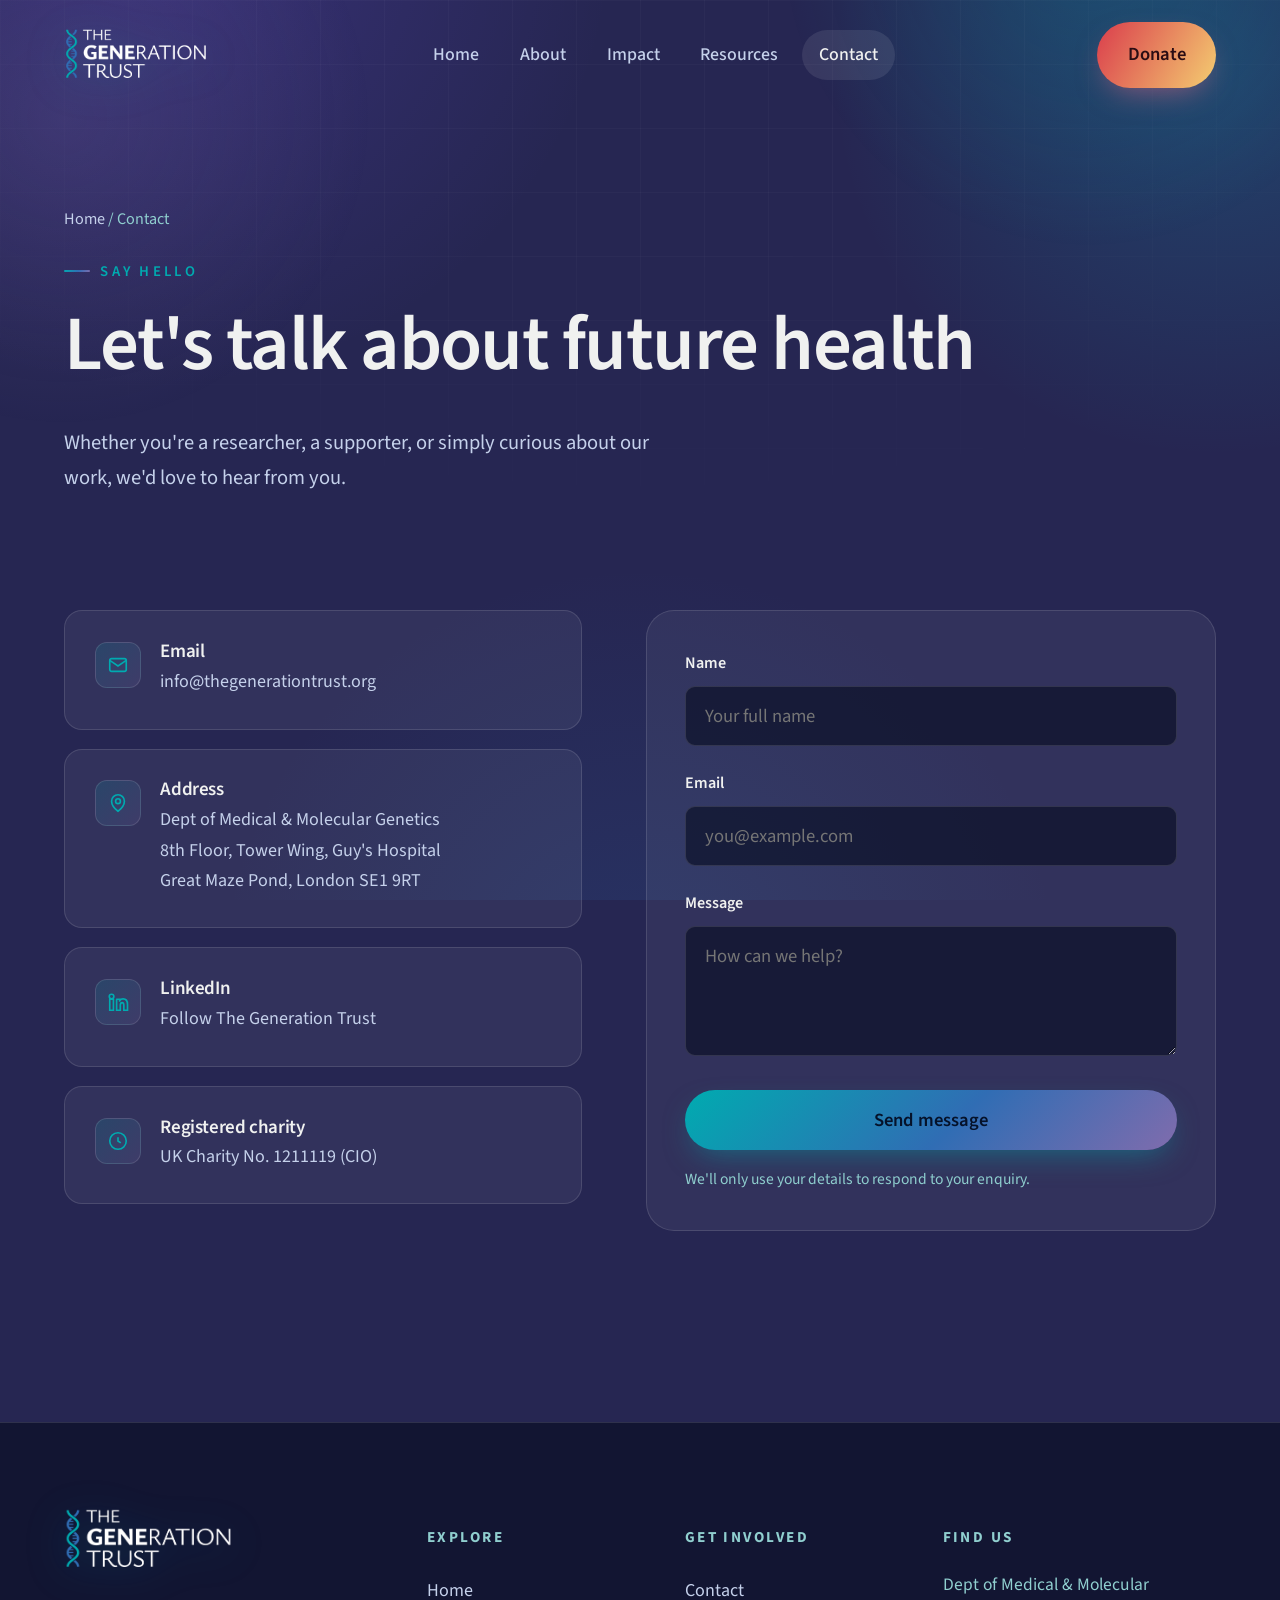
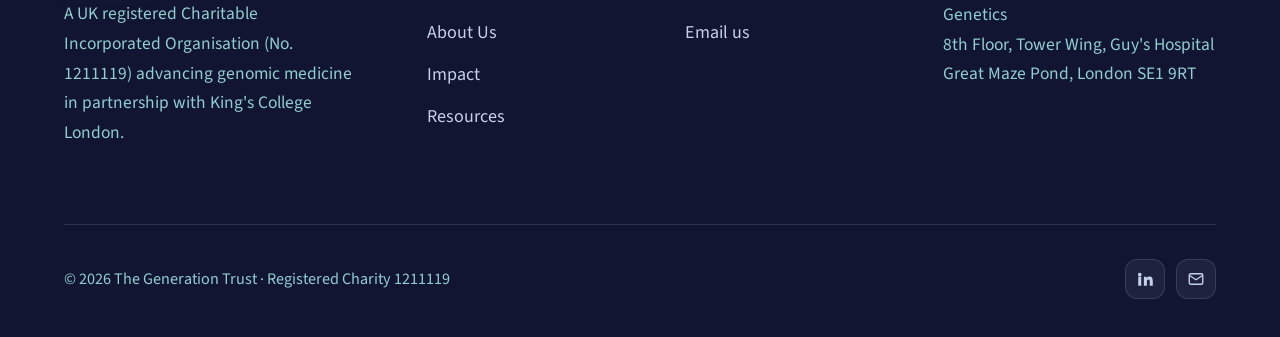
<file: contact.html>
<!DOCTYPE html>
<html lang="en-GB">
<head>
  <script async src="https://www.googletagmanager.com/gtm.js?id=GTM-TR3NTVD5"></script>
  <script>
    window.dataLayer = window.dataLayer || [];
    function gtag(){dataLayer.push(arguments);}
    gtag('js', new Date());
  </script>
  <meta charset="UTF-8" />
  <meta name="viewport" content="width=device-width, initial-scale=1.0" />
  <title>Contact — The Generation Trust</title>
  <meta name="description" content="Get in touch with The Generation Trust — based at the Department of Medical & Molecular Genetics, Guy's Hospital, London." />
  <link rel="icon" href="assets/img/favicon.png" type="image/png" />
  <link rel="apple-touch-icon" href="assets/img/favicon.png" />
  <link rel="preconnect" href="https://fonts.googleapis.com" />
  <link rel="preconnect" href="https://fonts.gstatic.com" crossorigin />
  <link href="https://fonts.googleapis.com/css2?family=Source+Sans+3:wght@400;500;600;700&family=Source+Serif+4:ital,wght@0,400;0,600;1,400&family=Source+Code+Pro:wght@400&display=swap" rel="stylesheet" />
  <link rel="stylesheet" href="assets/css/styles.css" />
</head>
<body>
  <div class="bg-field" aria-hidden="true"></div>
  <div class="bg-grid" aria-hidden="true"></div>

  <header class="site-header">
    <div class="container nav">
      <a class="brand" href="index.html" aria-label="The Generation Trust home">
        <img class="brand__logo" src="assets/img/tgt-logo-white.png" alt="The Generation Trust" width="106" height="48" />
      </a>
      <nav class="nav-links" aria-label="Primary">
        <a href="index.html">Home</a>
        <a href="about.html">About</a>
        <a href="impact.html">Impact</a>
        <a href="resources.html">Resources</a>
        <a href="contact.html" class="is-active">Contact</a>
      </nav>
      <div class="nav-cta">
        <a class="btn btn--warm" data-jg-donate-button data-linkId="7vqxyhbx3l" data-marketCode="GB" data-linkType="givingCheckout">Donate</a>
        <button class="nav-toggle" aria-label="Toggle menu" aria-expanded="false"><span></span></button>
      </div>
    </div>
  </header>

  <main>
    <section class="page-hero">
      <div class="container">
        <p class="breadcrumb" data-reveal><a href="index.html">Home</a> / Contact</p>
        <span class="eyebrow" data-reveal>Say hello</span>
        <h1 data-reveal data-reveal-delay="1">Let's talk about future health</h1>
        <p class="lede" data-reveal data-reveal-delay="2" style="margin-top:1rem">
          Whether you're a researcher, a supporter, or simply curious about our work,
          we'd love to hear from you.
        </p>
      </div>
    </section>

    <section class="section" style="padding-top:1rem">
      <div class="container contact-grid">
        <div data-reveal>
          <div class="info-card">
            <span class="info-card__icon">
              <svg width="22" height="22" viewBox="0 0 24 24" fill="none" stroke="currentColor" stroke-width="1.8"><rect x="3" y="5" width="18" height="14" rx="2"/><path d="m3 7 9 6 9-6"/></svg>
            </span>
            <div>
              <h4>Email</h4>
              <a href="mailto:info@thegenerationtrust.org">info@thegenerationtrust.org</a>
            </div>
          </div>
          <div class="info-card">
            <span class="info-card__icon">
              <svg width="22" height="22" viewBox="0 0 24 24" fill="none" stroke="currentColor" stroke-width="1.8"><path d="M12 21s-7-5.5-7-11a7 7 0 0 1 14 0c0 5.5-7 11-7 11Z"/><circle cx="12" cy="10" r="2.6"/></svg>
            </span>
            <div>
              <h4>Address</h4>
              <p>Dept of Medical &amp; Molecular Genetics<br />
              8th Floor, Tower Wing, Guy's Hospital<br />
              Great Maze Pond, London SE1 9RT</p>
            </div>
          </div>
          <div class="info-card">
            <span class="info-card__icon">
              <svg width="22" height="22" viewBox="0 0 24 24" fill="none" stroke="currentColor" stroke-width="1.8"><path d="M4.98 3.5a2.5 2.5 0 1 1 0 5 2.5 2.5 0 0 1 0-5ZM3 9h4v12H3V9Zm7 0h3.8v1.7h.05c.53-1 1.83-2.05 3.76-2.05 4.02 0 4.76 2.65 4.76 6.1V21h-4v-5.4c0-1.3-.02-2.96-1.8-2.96-1.8 0-2.08 1.4-2.08 2.86V21h-4V9Z"/></svg>
            </span>
            <div>
              <h4>LinkedIn</h4>
              <a href="https://www.linkedin.com/company/the-generation-trust/home" target="_blank" rel="noopener">Follow The Generation Trust</a>
            </div>
          </div>
          <div class="info-card">
            <span class="info-card__icon">
              <svg width="22" height="22" viewBox="0 0 24 24" fill="none" stroke="currentColor" stroke-width="1.8"><path d="M12 8v4l3 2"/><circle cx="12" cy="12" r="9"/></svg>
            </span>
            <div>
              <h4>Registered charity</h4>
              <p>UK Charity No. 1211119 (CIO)</p>
            </div>
          </div>
        </div>

        <form class="form" data-reveal data-reveal-delay="1" data-contact-form novalidate>
          <div class="field">
            <label for="name">Name</label>
            <input type="text" id="name" name="name" autocomplete="name" required placeholder="Your full name" />
          </div>
          <div class="field">
            <label for="email">Email</label>
            <input type="email" id="email" name="email" autocomplete="email" required placeholder="you@example.com" />
          </div>
          <div class="field">
            <label for="message">Message</label>
            <textarea id="message" name="message" required placeholder="How can we help?"></textarea>
          </div>
          <button type="submit" class="btn" style="width:100%;justify-content:center">Send message</button>
          <p class="form__note" data-form-status>We'll only use your details to respond to your enquiry.</p>
        </form>
      </div>
    </section>
  </main>

  <footer class="site-footer">
    <div class="container">
      <div class="footer-grid">
        <div class="footer-brand">
          <a class="brand" href="index.html" style="margin-bottom:1rem" aria-label="The Generation Trust home">
            <img class="brand__logo" src="assets/img/tgt-logo-white.png" alt="The Generation Trust" width="124" height="56" />
          </a>
          <p>A UK registered Charitable Incorporated Organisation (No. 1211119) advancing genomic medicine in partnership with King's College London.</p>
        </div>
        <div class="footer-col">
          <h5>Explore</h5>
          <a href="index.html">Home</a>
          <a href="about.html">About Us</a>
          <a href="impact.html">Impact</a>
          <a href="resources.html">Resources</a>
        </div>
        <div class="footer-col">
          <h5>Get involved</h5>
          <!-- <a href="donate.html">Donate</a> -->
          <a href="contact.html">Contact</a>
          <a href="mailto:info@thegenerationtrust.org">Email us</a>
        </div>
        <div class="footer-col">
          <h5>Find us</h5>
          <p style="color:var(--text-dim);font-size:.92rem;line-height:1.7">
            Dept of Medical &amp; Molecular Genetics<br />
            8th Floor, Tower Wing, Guy's Hospital<br />
            Great Maze Pond, London SE1 9RT
          </p>
        </div>
      </div>
      <div class="footer-bottom">
        <span>© <span data-year>2026</span> The Generation Trust · Registered Charity 1211119</span>
        <div class="footer-social">
          <a href="https://www.linkedin.com/company/the-generation-trust/home" aria-label="LinkedIn" target="_blank" rel="noopener">
            <svg width="18" height="18" viewBox="0 0 24 24" fill="currentColor"><path d="M4.98 3.5a2.5 2.5 0 1 1 0 5 2.5 2.5 0 0 1 0-5ZM3 9h4v12H3V9Zm7 0h3.8v1.7h.05c.53-1 1.83-2.05 3.76-2.05 4.02 0 4.76 2.65 4.76 6.1V21h-4v-5.4c0-1.3-.02-2.96-1.8-2.96-1.8 0-2.08 1.4-2.08 2.86V21h-4V9Z"/></svg>
          </a>
          <a href="mailto:info@thegenerationtrust.org" aria-label="Email">
            <svg width="18" height="18" viewBox="0 0 24 24" fill="none" stroke="currentColor" stroke-width="1.8"><rect x="3" y="5" width="18" height="14" rx="2"/><path d="m3 7 9 6 9-6"/></svg>
          </a>
        </div>
      </div>
    </div>
  </footer>

  <script src="assets/js/main.js"></script>
  <script src="https://www.justgiving.com/widgets/scripts/widget.js" data-version="2" data-widgetType="attachCheckout" type="text/javascript"></script>

</body>
</html>
</file>
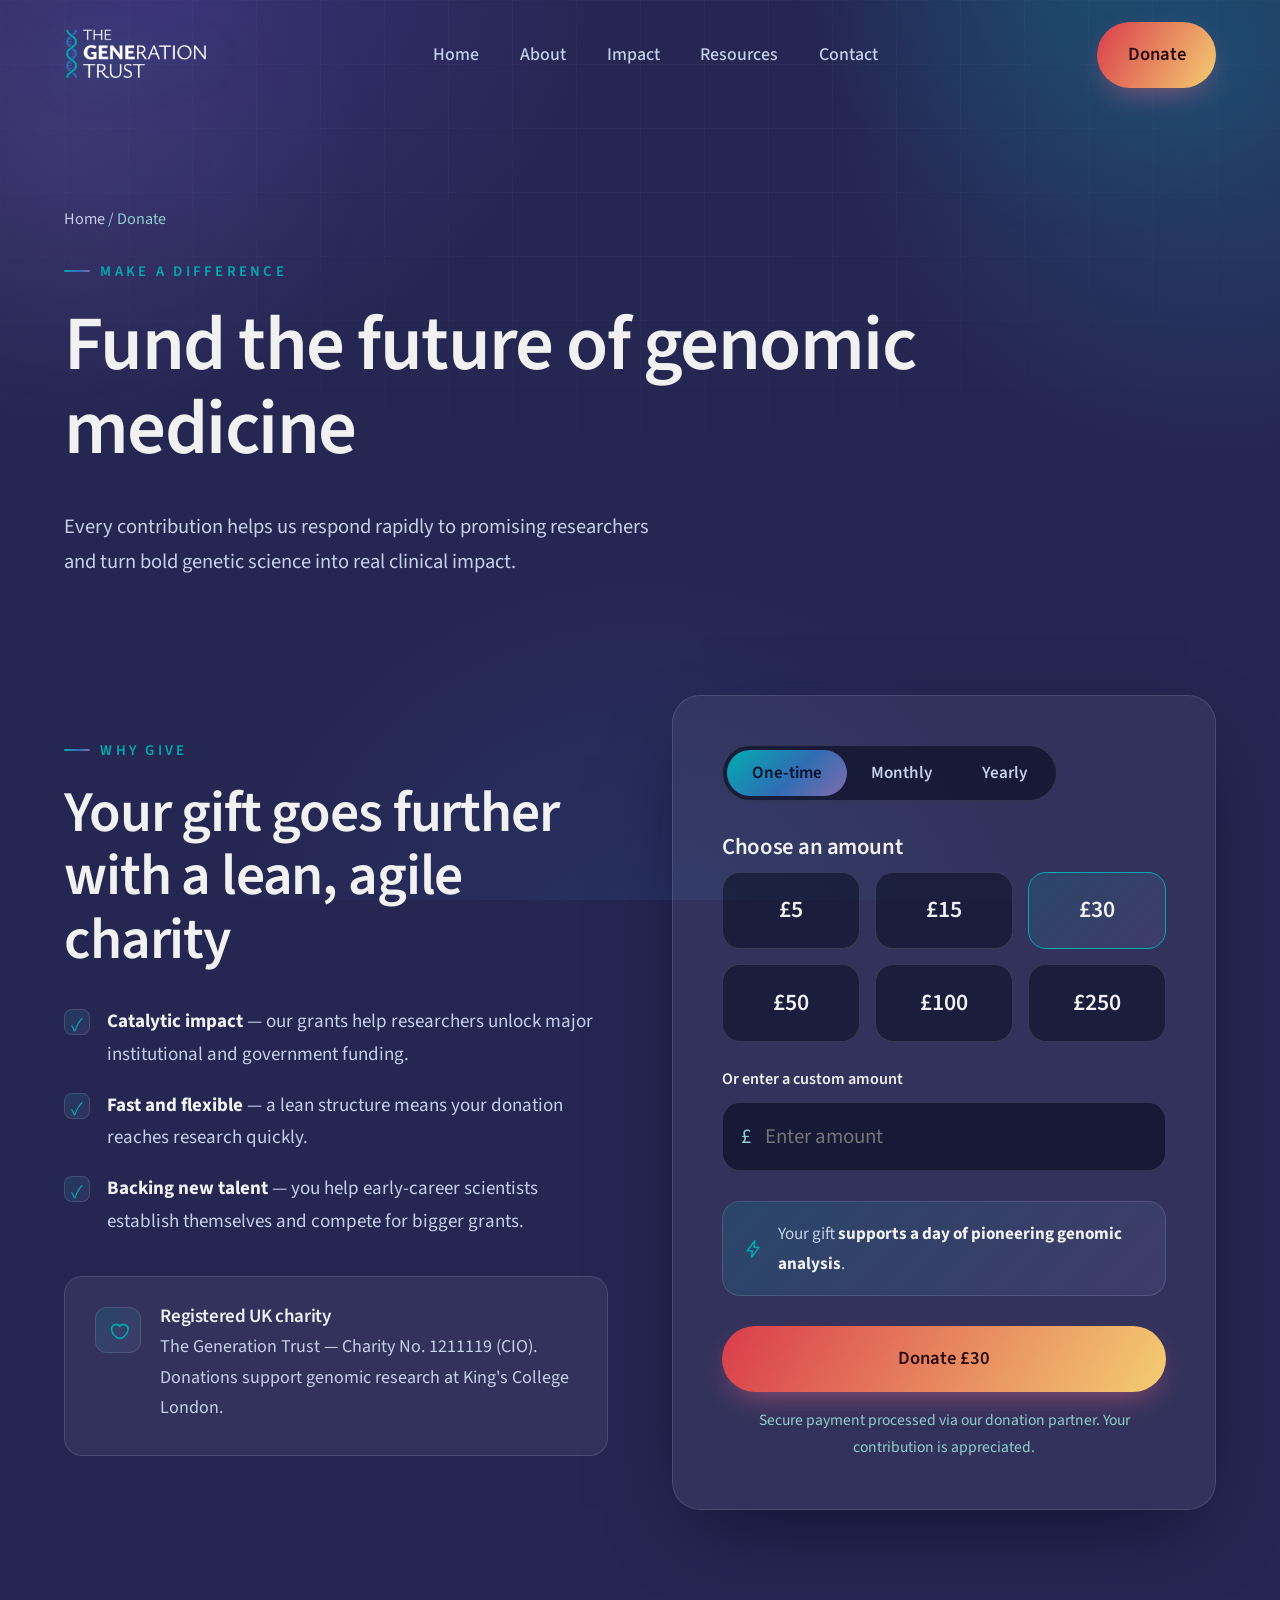
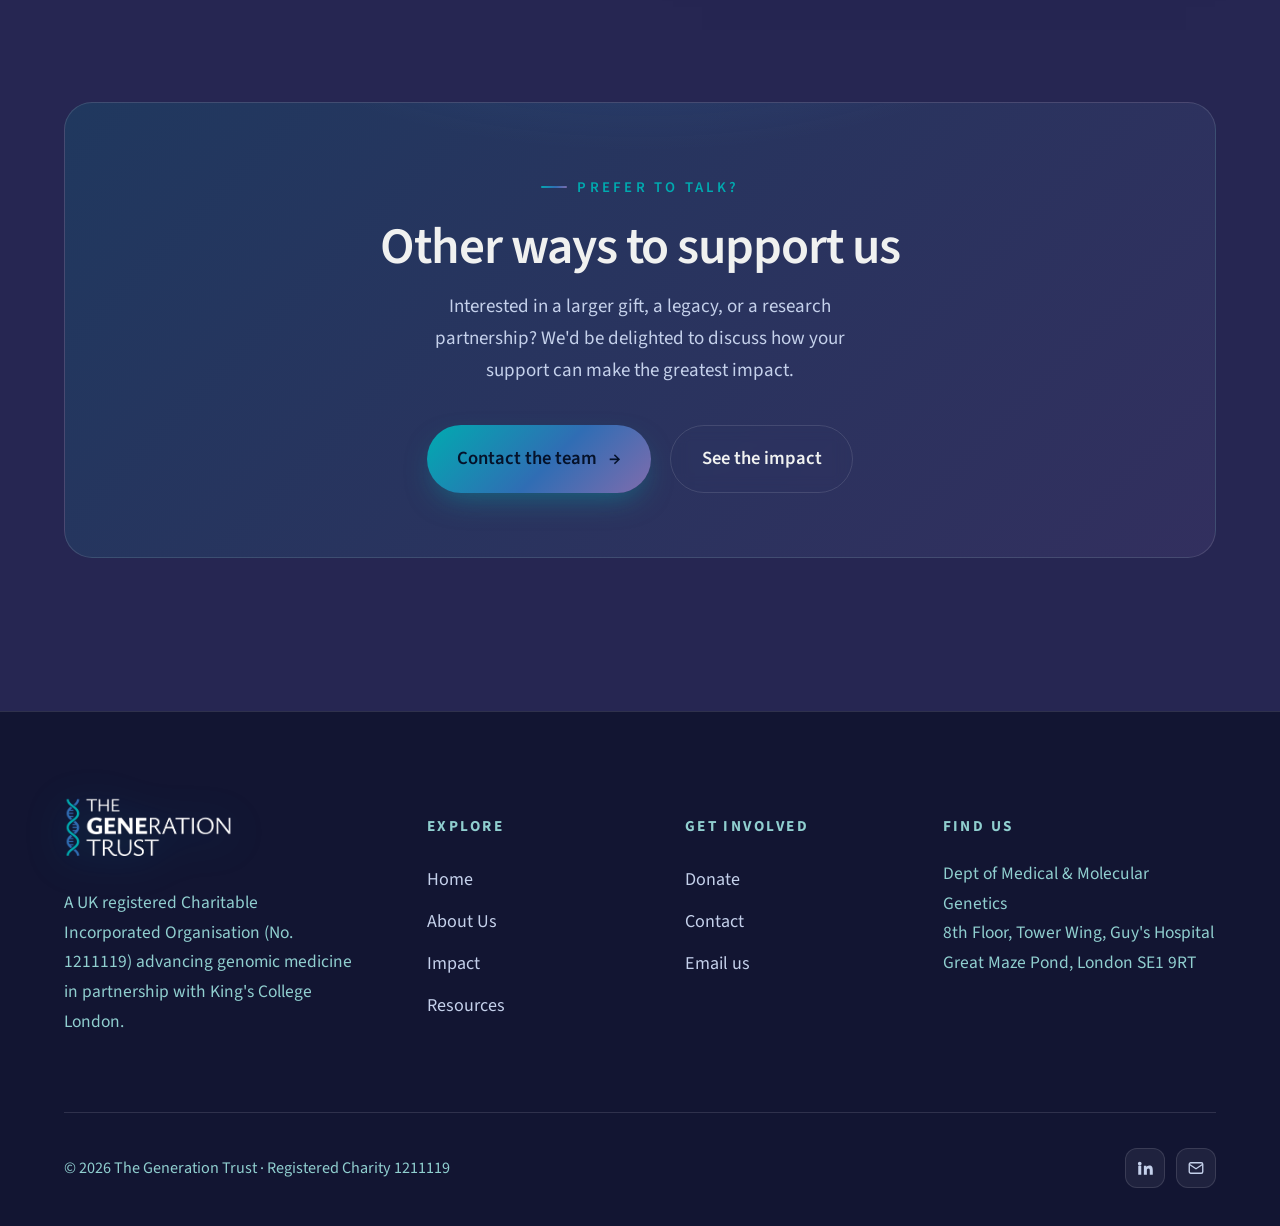
<file: donate.html>
<!DOCTYPE html>
<html lang="en-GB">
<head>
  <script async src="https://www.googletagmanager.com/gtm.js?id=GTM-TR3NTVD5"></script>
  <script>
    window.dataLayer = window.dataLayer || [];
    function gtag(){dataLayer.push(arguments);}
    gtag('js', new Date());
  </script>
  <meta charset="UTF-8" />
  <meta name="viewport" content="width=device-width, initial-scale=1.0" />
  <title>Donate — The Generation Trust</title>
  <meta name="description" content="Support pioneering genomic research. Make a one-time, monthly or yearly donation to The Generation Trust and back the researchers shaping future health." />
  <link rel="icon" href="assets/img/favicon.png" type="image/png" />
  <link rel="apple-touch-icon" href="assets/img/favicon.png" />
  <link rel="preconnect" href="https://fonts.googleapis.com" />
  <link rel="preconnect" href="https://fonts.gstatic.com" crossorigin />
  <link href="https://fonts.googleapis.com/css2?family=Source+Sans+3:wght@400;500;600;700&family=Source+Serif+4:ital,wght@0,400;0,600;1,400&family=Source+Code+Pro:wght@400&display=swap" rel="stylesheet" />
  <link rel="stylesheet" href="assets/css/styles.css" />
</head>
<body>
  <div class="bg-field" aria-hidden="true"></div>
  <div class="bg-grid" aria-hidden="true"></div>

  <header class="site-header">
    <div class="container nav">
      <a class="brand" href="index.html" aria-label="The Generation Trust home">
        <img class="brand__logo" src="assets/img/tgt-logo-white.png" alt="The Generation Trust" width="106" height="48" />
      </a>
      <nav class="nav-links" aria-label="Primary">
        <a href="index.html">Home</a>
        <a href="about.html">About</a>
        <a href="impact.html">Impact</a>
        <a href="resources.html">Resources</a>
        <a href="contact.html">Contact</a>
      </nav>
      <div class="nav-cta">
        <a href="donate.html" class="btn btn--warm">Donate</a>
        <button class="nav-toggle" aria-label="Toggle menu" aria-expanded="false"><span></span></button>
      </div>
    </div>
  </header>

  <main>
    <section class="page-hero">
      <div class="container">
        <p class="breadcrumb" data-reveal><a href="index.html">Home</a> / Donate</p>
        <span class="eyebrow" data-reveal>Make a difference</span>
        <h1 data-reveal data-reveal-delay="1">Fund the future of genomic medicine</h1>
        <p class="lede" data-reveal data-reveal-delay="2" style="margin-top:1rem">
          Every contribution helps us respond rapidly to promising researchers and turn
          bold genetic science into real clinical impact.
        </p>
      </div>
    </section>

    <section class="section" style="padding-top:1rem">
      <div class="container split">
        <!-- LEFT: reasons -->
        <div data-reveal>
          <span class="eyebrow">Why give</span>
          <h2 class="section-title">Your gift goes further with a lean, agile charity</h2>
          <ul class="feature-list" style="margin-top:1.8rem">
            <li><span class="tick">✓</span><span><b style="color:var(--text-strong)">Catalytic impact</b> — our grants help researchers unlock major institutional and government funding.</span></li>
            <li><span class="tick">✓</span><span><b style="color:var(--text-strong)">Fast and flexible</b> — a lean structure means your donation reaches research quickly.</span></li>
            <li><span class="tick">✓</span><span><b style="color:var(--text-strong)">Backing new talent</b> — you help early-career scientists establish themselves and compete for bigger grants.</span></li>
          </ul>
          <div class="info-card" style="margin-top:2rem">
            <span class="info-card__icon">
              <svg width="22" height="22" viewBox="0 0 24 24" fill="none" stroke="currentColor" stroke-width="1.8"><path d="M12 21s-7-4-7-10a5 5 0 0 1 9-3 5 5 0 0 1 9 3c0 6-7 10-7 10Z"/></svg>
            </span>
            <div>
              <h4>Registered UK charity</h4>
              <p>The Generation Trust — Charity No. 1211119 (CIO). Donations support genomic research at King's College London.</p>
            </div>
          </div>
        </div>

        <!-- RIGHT: donate widget -->
        <div class="donate-card" data-reveal data-reveal-delay="1" data-donate>
          <div class="freq-toggle" role="group" aria-label="Donation frequency">
            <button type="button" class="is-active">One-time</button>
            <button type="button">Monthly</button>
            <button type="button">Yearly</button>
          </div>

          <h3 style="font-size:1.2rem">Choose an amount</h3>
          <div class="amount-grid">
            <button type="button" class="amount-btn" data-amount="5">£5</button>
            <button type="button" class="amount-btn" data-amount="15">£15</button>
            <button type="button" class="amount-btn is-active" data-amount="30">£30</button>
            <button type="button" class="amount-btn" data-amount="50">£50</button>
            <button type="button" class="amount-btn" data-amount="100">£100</button>
            <button type="button" class="amount-btn" data-amount="250">£250</button>
          </div>

          <label for="custom-amount" style="font-size:.85rem;font-weight:600;display:block;margin-bottom:.5rem">Or enter a custom amount</label>
          <div class="custom-amount">
            <span>£</span>
            <input type="number" id="custom-amount" min="1" step="1" placeholder="Enter amount" inputmode="decimal" />
          </div>

          <div class="impact-hint">
            <svg width="20" height="20" viewBox="0 0 24 24" fill="none" stroke="currentColor" stroke-width="1.8" style="color:var(--cyan);flex:none"><path d="M13 2 4 14h6l-1 8 9-12h-6l1-8Z" stroke-linejoin="round"/></svg>
            <span>Your gift <b data-impact>supports a day of pioneering genomic analysis</b>.</span>
          </div>

          <a class="btn btn--warm" href="https://subscribe.wordpress.com/memberships/?blog=252104949&plan=84&lang=en_GB&pid=51&redirect=https%3A%2F%2Fthegenerationtrust.org%2Fdonate" target="_blank" rel="noopener" style="width:100%;justify-content:center" data-donate-cta>Donate £30</a>
          <p class="form__note" style="text-align:center">Secure payment processed via our donation partner. Your contribution is appreciated.</p>
        </div>
      </div>
    </section>

    <section class="section section--tight">
      <div class="container">
        <div class="cta-band" data-reveal>
          <span class="eyebrow" style="justify-content:center">Prefer to talk?</span>
          <h2>Other ways to support us</h2>
          <p>Interested in a larger gift, a legacy, or a research partnership? We'd be delighted to discuss how your support can make the greatest impact.</p>
          <div class="hero__actions">
            <a href="contact.html" class="btn">Contact the team <span class="btn-arrow">→</span></a>
            <a href="impact.html" class="btn btn--ghost">See the impact</a>
          </div>
        </div>
      </div>
    </section>
  </main>

  <footer class="site-footer">
    <div class="container">
      <div class="footer-grid">
        <div class="footer-brand">
          <a class="brand" href="index.html" style="margin-bottom:1rem" aria-label="The Generation Trust home">
            <img class="brand__logo" src="assets/img/tgt-logo-white.png" alt="The Generation Trust" width="124" height="56" />
          </a>
          <p>A UK registered Charitable Incorporated Organisation (No. 1211119) advancing genomic medicine in partnership with King's College London.</p>
        </div>
        <div class="footer-col">
          <h5>Explore</h5>
          <a href="index.html">Home</a>
          <a href="about.html">About Us</a>
          <a href="impact.html">Impact</a>
          <a href="resources.html">Resources</a>
        </div>
        <div class="footer-col">
          <h5>Get involved</h5>
          <a href="donate.html">Donate</a>
          <a href="contact.html">Contact</a>
          <a href="mailto:info@thegenerationtrust.org">Email us</a>
        </div>
        <div class="footer-col">
          <h5>Find us</h5>
          <p style="color:var(--text-dim);font-size:.92rem;line-height:1.7">
            Dept of Medical &amp; Molecular Genetics<br />
            8th Floor, Tower Wing, Guy's Hospital<br />
            Great Maze Pond, London SE1 9RT
          </p>
        </div>
      </div>
      <div class="footer-bottom">
        <span>© <span data-year>2026</span> The Generation Trust · Registered Charity 1211119</span>
        <div class="footer-social">
          <a href="https://www.linkedin.com" aria-label="LinkedIn" target="_blank" rel="noopener">
            <svg width="18" height="18" viewBox="0 0 24 24" fill="currentColor"><path d="M4.98 3.5a2.5 2.5 0 1 1 0 5 2.5 2.5 0 0 1 0-5ZM3 9h4v12H3V9Zm7 0h3.8v1.7h.05c.53-1 1.83-2.05 3.76-2.05 4.02 0 4.76 2.65 4.76 6.1V21h-4v-5.4c0-1.3-.02-2.96-1.8-2.96-1.8 0-2.08 1.4-2.08 2.86V21h-4V9Z"/></svg>
          </a>
          <a href="mailto:info@thegenerationtrust.org" aria-label="Email">
            <svg width="18" height="18" viewBox="0 0 24 24" fill="none" stroke="currentColor" stroke-width="1.8"><rect x="3" y="5" width="18" height="14" rx="2"/><path d="m3 7 9 6 9-6"/></svg>
          </a>
        </div>
      </div>
    </div>
  </footer>

  <script src="assets/js/main.js"></script>
</body>
</html>
</file>
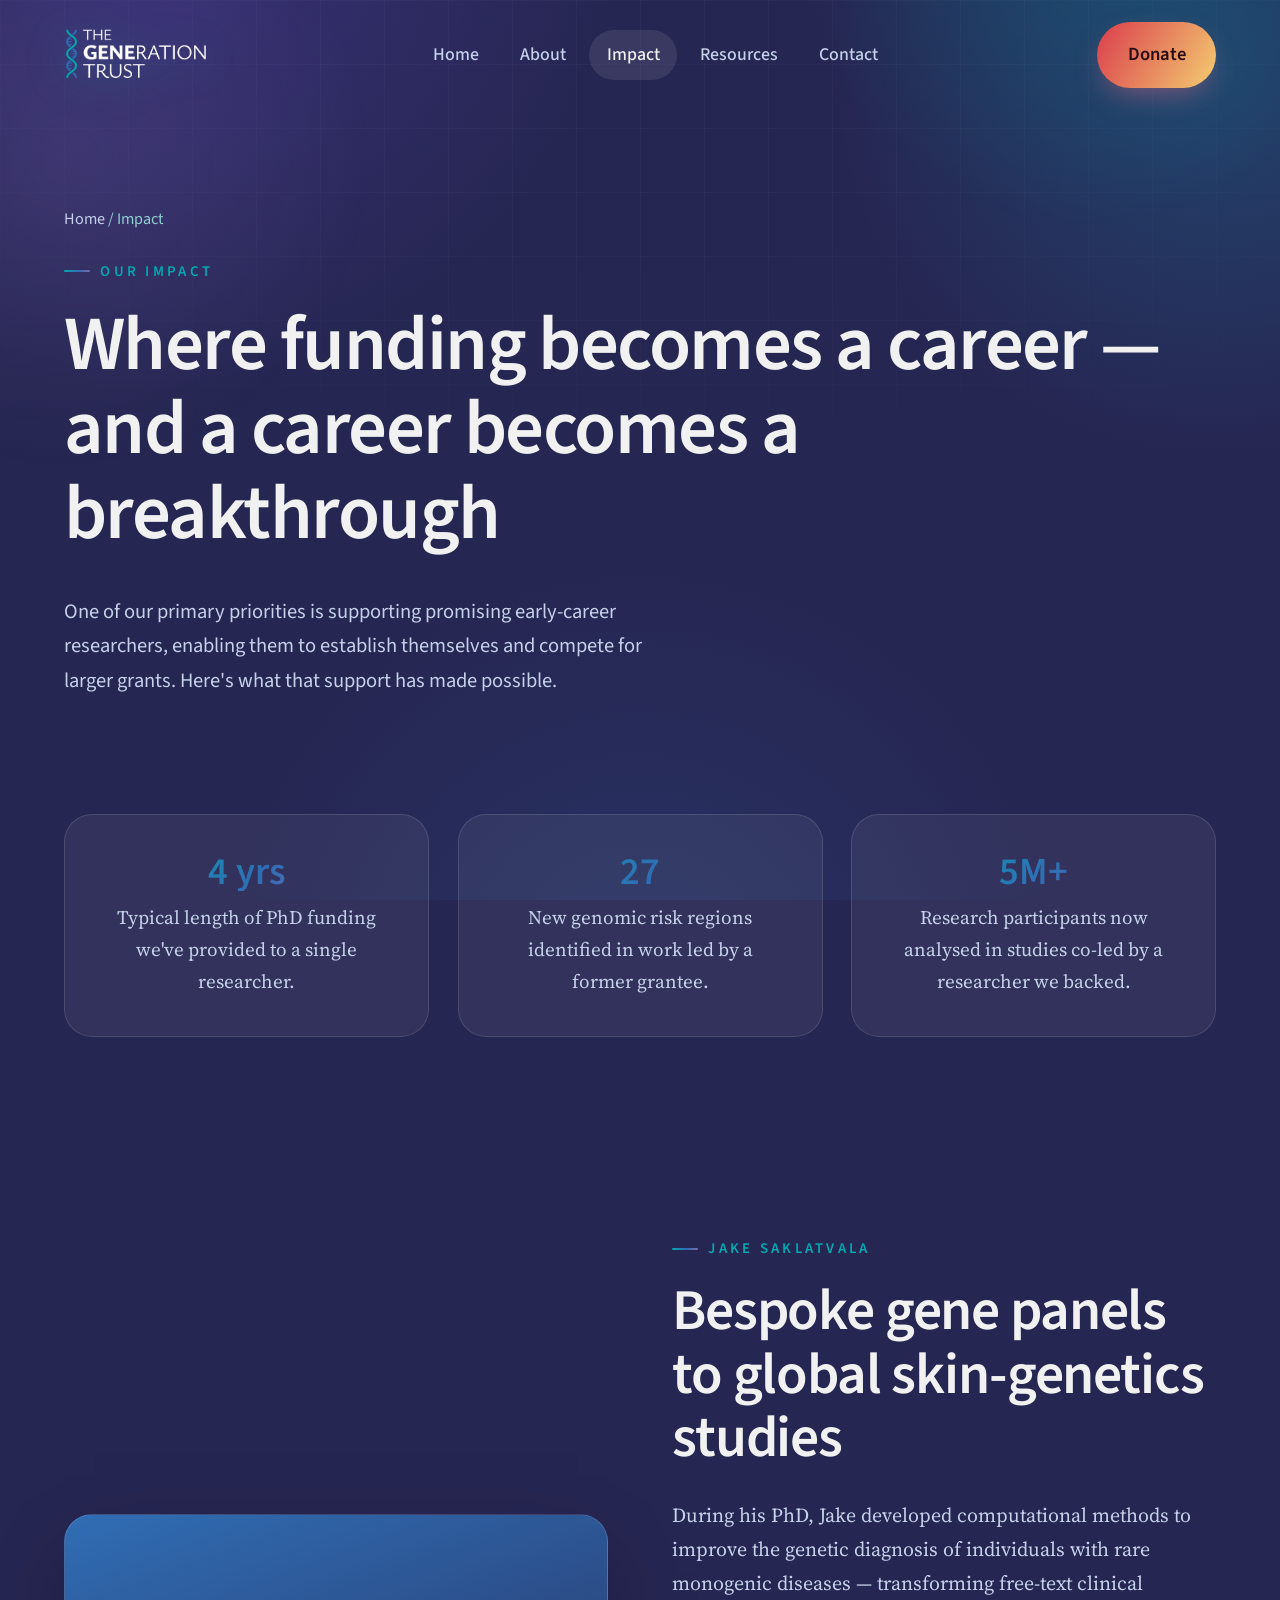
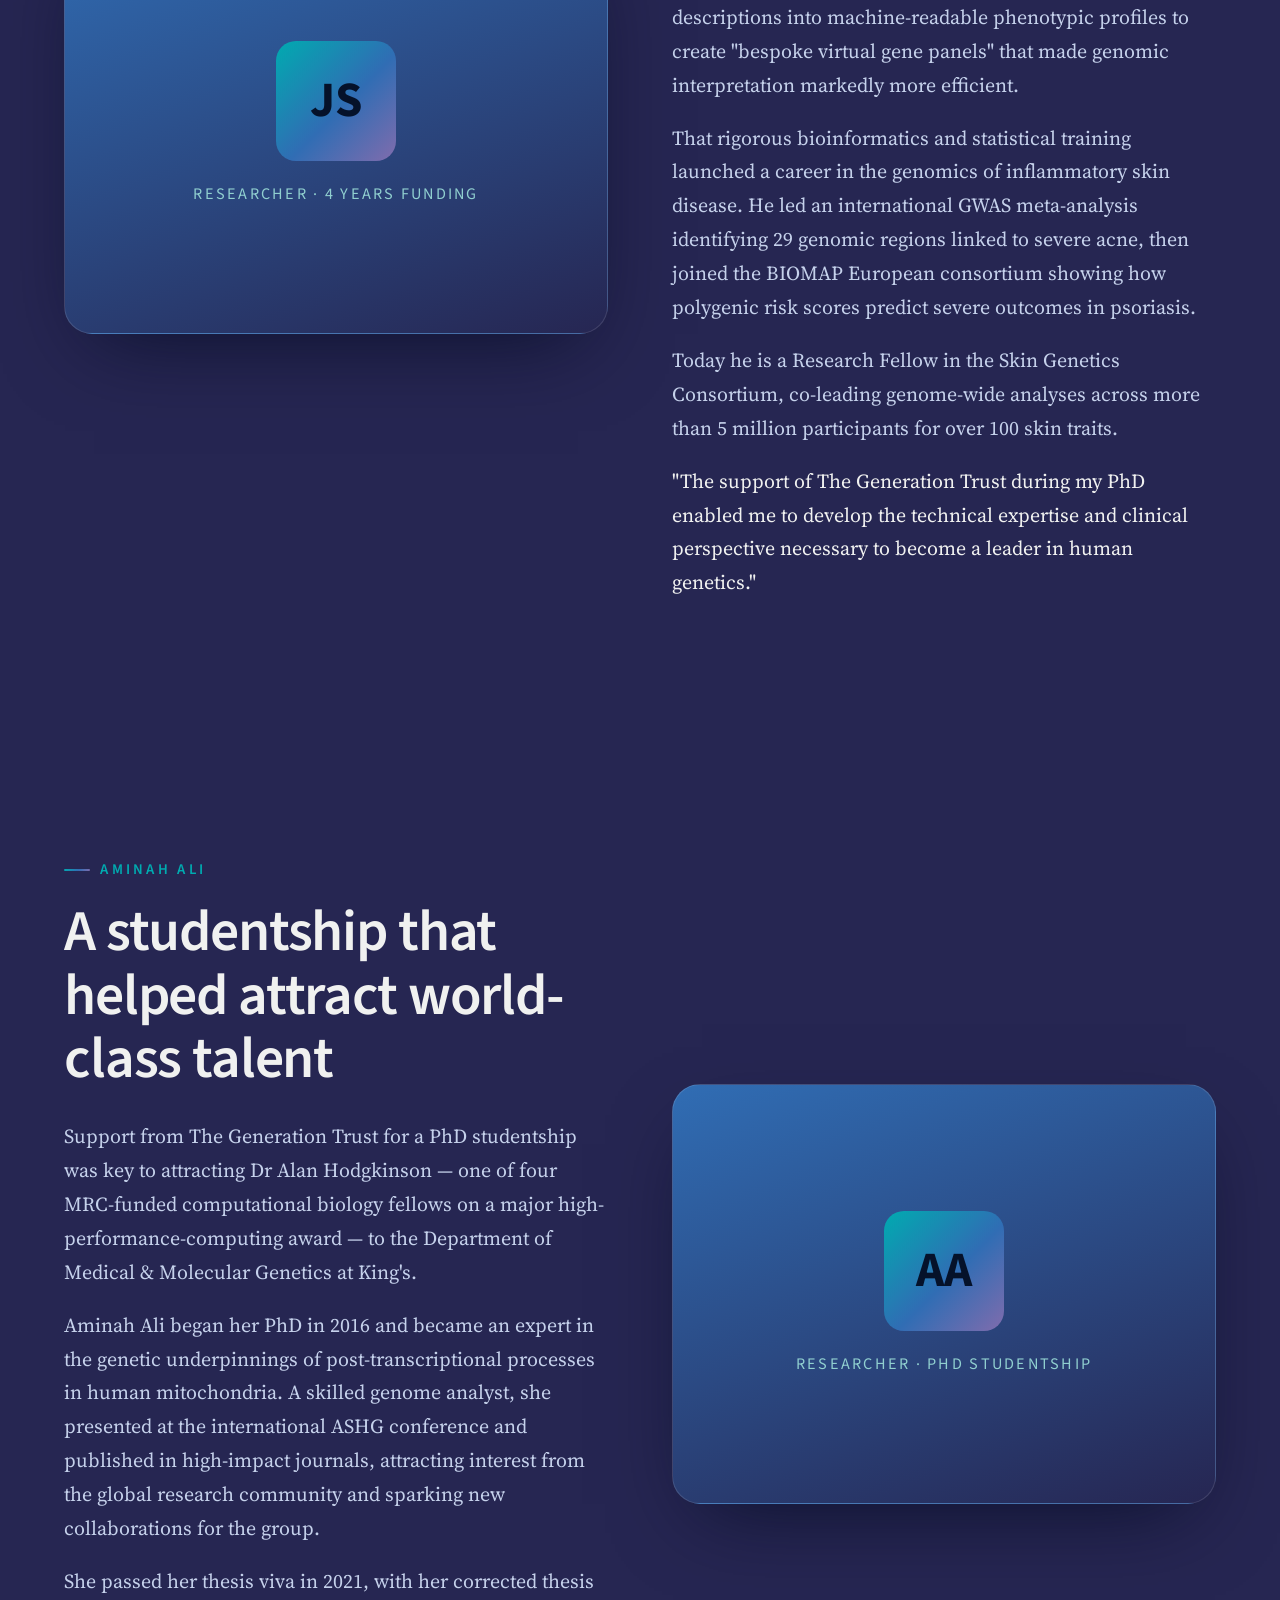
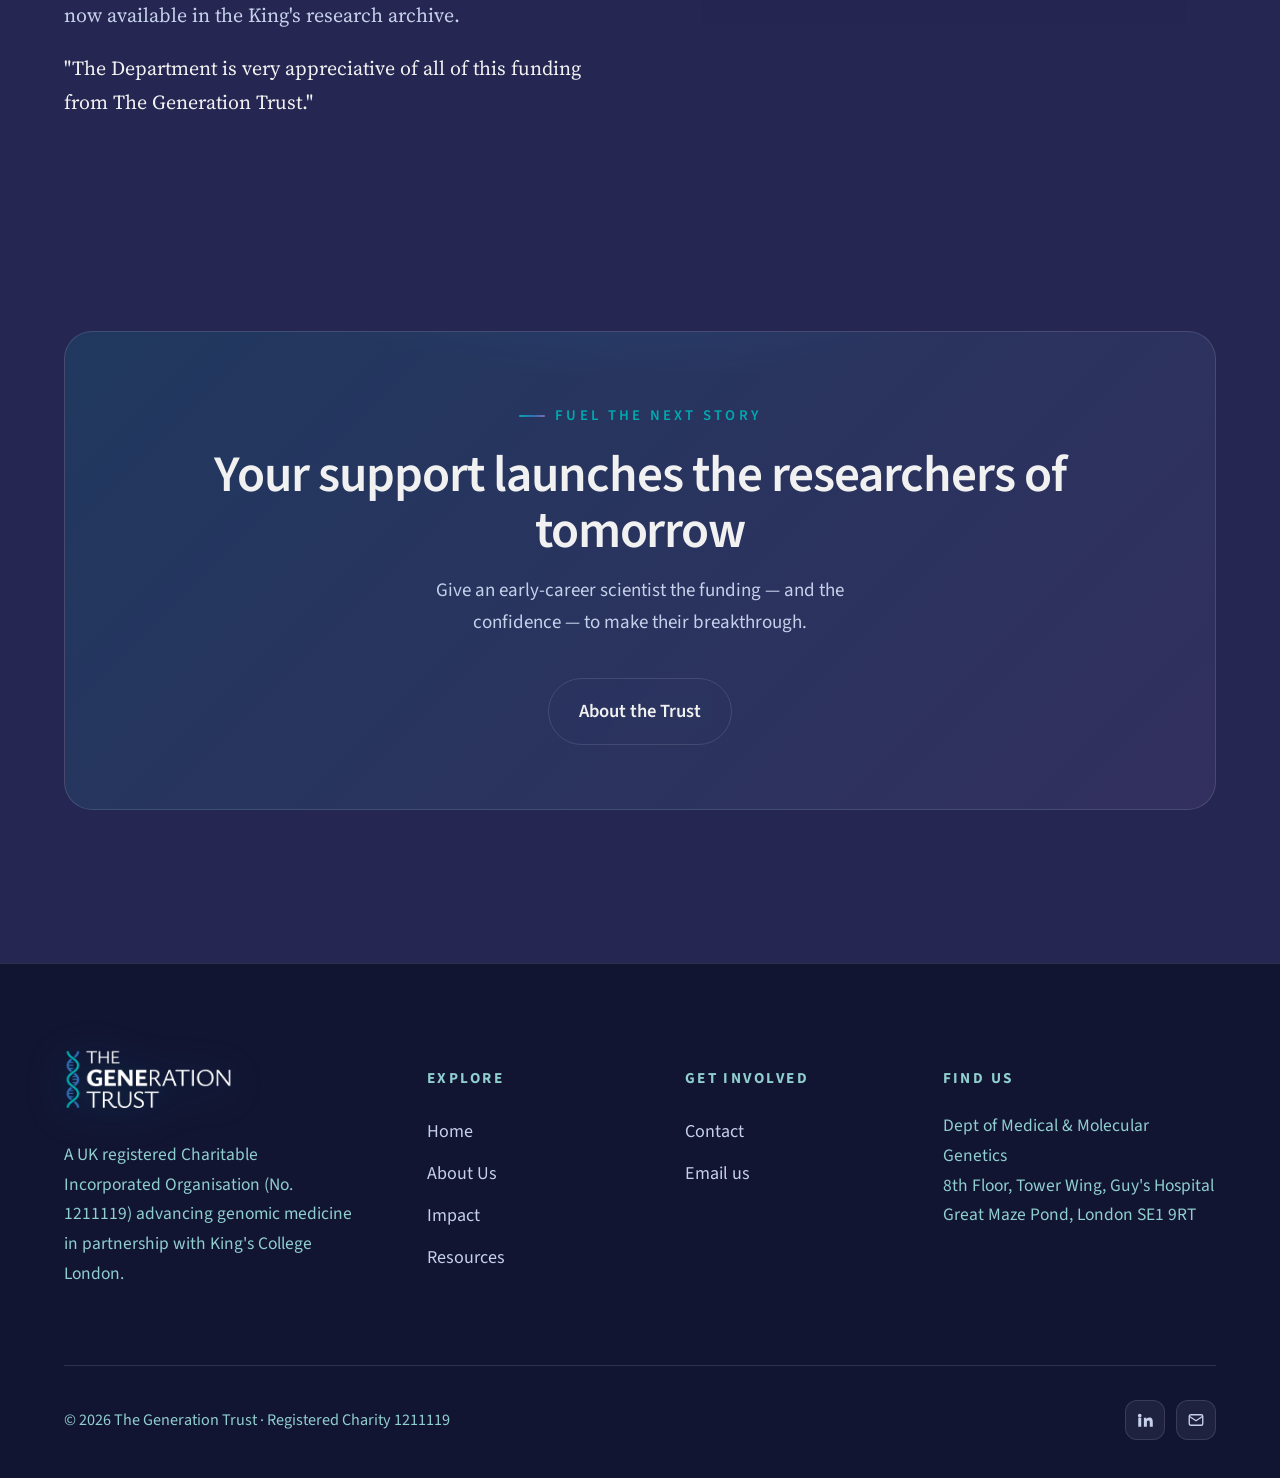
<file: impact.html>
<!DOCTYPE html>
<html lang="en-GB">
<head>
  <script async src="https://www.googletagmanager.com/gtm.js?id=GTM-TR3NTVD5"></script>
  <script>
    window.dataLayer = window.dataLayer || [];
    function gtag(){dataLayer.push(arguments);}
    gtag('js', new Date());
  </script>
  <meta charset="UTF-8" />
  <meta name="viewport" content="width=device-width, initial-scale=1.0" />
  <title>Impact — The Generation Trust</title>
  <meta name="description" content="Meet the researchers The Generation Trust has helped launch — from bespoke virtual gene panels for rare disease to mitochondrial genome analysis at King's College London." />
  <link rel="icon" href="assets/img/favicon.png" type="image/png" />
  <link rel="apple-touch-icon" href="assets/img/favicon.png" />
  <link rel="preconnect" href="https://fonts.googleapis.com" />
  <link rel="preconnect" href="https://fonts.gstatic.com" crossorigin />
  <link href="https://fonts.googleapis.com/css2?family=Source+Sans+3:wght@400;500;600;700&family=Source+Serif+4:ital,wght@0,400;0,600;1,400&family=Source+Code+Pro:wght@400&display=swap" rel="stylesheet" />
  <link rel="stylesheet" href="assets/css/styles.css" />
</head>
<body>
  <div class="bg-field" aria-hidden="true"></div>
  <div class="bg-grid" aria-hidden="true"></div>

  <header class="site-header">
    <div class="container nav">
      <a class="brand" href="index.html" aria-label="The Generation Trust home">
        <img class="brand__logo" src="assets/img/tgt-logo-white.png" alt="The Generation Trust" width="106" height="48" />
      </a>
      <nav class="nav-links" aria-label="Primary">
        <a href="index.html">Home</a>
        <a href="about.html">About</a>
        <a href="impact.html" class="is-active">Impact</a>
        <a href="resources.html">Resources</a>
        <a href="contact.html">Contact</a>
      </nav>
      <div class="nav-cta">
        <a class="btn btn--warm" data-jg-donate-button data-linkId="7vqxyhbx3l" data-marketCode="GB" data-linkType="givingCheckout">Donate</a>
        <button class="nav-toggle" aria-label="Toggle menu" aria-expanded="false"><span></span></button>
      </div>
    </div>
  </header>

  <main>
    <section class="page-hero">
      <div class="container">
        <p class="breadcrumb" data-reveal><a href="index.html">Home</a> / Impact</p>
        <span class="eyebrow" data-reveal>Our impact</span>
        <h1 data-reveal data-reveal-delay="1">Where funding becomes a career — and a career becomes a breakthrough</h1>
        <p class="lede" data-reveal data-reveal-delay="2" style="margin-top:1rem">
          One of our primary priorities is supporting promising early-career researchers,
          enabling them to establish themselves and compete for larger grants. Here's
          what that support has made possible.
        </p>
      </div>
    </section>

    <!-- STATS -->
    <section class="section section--tight" style="padding-top:1rem">
      <div class="container">
        <div class="grid grid--3">
          <div class="card" data-reveal data-reveal-delay="1" style="text-align:center">
            <div class="stat__num" data-count="4" data-suffix=" yrs">0</div>
            <p style="margin-top:.5rem">Typical length of PhD funding we've provided to a single researcher.</p>
          </div>
          <div class="card" data-reveal data-reveal-delay="2" style="text-align:center">
            <div class="stat__num" data-count="29">0</div>
            <p style="margin-top:.5rem">New genomic risk regions identified in work led by a former grantee.</p>
          </div>
          <div class="card" data-reveal data-reveal-delay="3" style="text-align:center">
            <div class="stat__num" data-count="5" data-suffix="M+">0</div>
            <p style="margin-top:.5rem">Research participants now analysed in studies co-led by a researcher we backed.</p>
          </div>
        </div>
      </div>
    </section>

    <!-- STORY: JAKE -->
    <section class="section" id="jake">
      <div class="container split">
        <div class="split__media" data-reveal aria-hidden="true">
          <div class="helix-visual">
            <div style="text-align:center">
              <div class="story__avatar" style="width:120px;height:120px;font-size:2.6rem;margin:0 auto 1rem">JS</div>
              <p style="color:var(--text-dim);font-size:.85rem;letter-spacing:.14em;text-transform:uppercase;margin:0">Researcher · 4 years funding</p>
            </div>
          </div>
        </div>
        <div data-reveal data-reveal-delay="1">
          <span class="eyebrow">Jake Saklatvala</span>
          <h2 class="section-title">Bespoke gene panels to global skin-genetics studies</h2>
          <div class="prose">
            <p>
              During his PhD, Jake developed computational methods to improve the genetic
              diagnosis of individuals with rare monogenic diseases — transforming
              free-text clinical descriptions into machine-readable phenotypic profiles
              to create "bespoke virtual gene panels" that made genomic interpretation
              markedly more efficient.
            </p>
            <p>
              That rigorous bioinformatics and statistical training launched a career in
              the genomics of inflammatory skin disease. He led an international GWAS
              meta-analysis identifying 29 genomic regions linked to severe acne, then
              joined the BIOMAP European consortium showing how polygenic risk scores
              predict severe outcomes in psoriasis.
            </p>
            <p>
              Today he is a Research Fellow in the Skin Genetics Consortium, co-leading
              genome-wide analyses across more than 5&nbsp;million participants for over
              100 skin traits.
            </p>
            <p style="color:var(--text-strong)">
              "The support of The Generation Trust during my PhD enabled me to develop the
              technical expertise and clinical perspective necessary to become a leader in
              human genetics."
            </p>
          </div>
        </div>
      </div>
    </section>

    <!-- STORY: AMINAH -->
    <section class="section" id="aminah">
      <div class="container split split--reverse">
        <div class="split__media" data-reveal aria-hidden="true">
          <div class="helix-visual">
            <div style="text-align:center">
              <div class="story__avatar" style="width:120px;height:120px;font-size:2.6rem;margin:0 auto 1rem">AA</div>
              <p style="color:var(--text-dim);font-size:.85rem;letter-spacing:.14em;text-transform:uppercase;margin:0">Researcher · PhD studentship</p>
            </div>
          </div>
        </div>
        <div data-reveal data-reveal-delay="1">
          <span class="eyebrow">Aminah Ali</span>
          <h2 class="section-title">A studentship that helped attract world-class talent</h2>
          <div class="prose">
            <p>
              Support from The Generation Trust for a PhD studentship was key to
              attracting Dr Alan Hodgkinson — one of four MRC-funded computational biology
              fellows on a major high-performance-computing award — to the Department of
              Medical &amp; Molecular Genetics at King's.
            </p>
            <p>
              Aminah Ali began her PhD in 2016 and became an expert in the genetic
              underpinnings of post-transcriptional processes in human mitochondria. A
              skilled genome analyst, she presented at the international ASHG conference
              and published in high-impact journals, attracting interest from the global
              research community and sparking new collaborations for the group.
            </p>
            <p>
              She passed her thesis viva in 2021, with her corrected thesis now available
              in the King's research archive.
            </p>
            <p style="color:var(--text-strong)">
              "The Department is very appreciative of all of this funding from The
              Generation Trust."
            </p>
          </div>
        </div>
      </div>
    </section>

    <!-- CTA -->
    <section class="section section--tight">
      <div class="container">
        <div class="cta-band" data-reveal>
          <span class="eyebrow" style="justify-content:center">Fuel the next story</span>
          <h2>Your support launches the researchers of tomorrow</h2>
          <p>Give an early-career scientist the funding — and the confidence — to make their breakthrough.</p>
          <div class="hero__actions">
            <!-- <a href="donate.html" class="btn btn--warm">Donate now <span class="btn-arrow">→</span></a> -->
            <a href="about.html" class="btn btn--ghost">About the Trust</a>
          </div>
        </div>
      </div>
    </section>
  </main>

  <footer class="site-footer">
    <div class="container">
      <div class="footer-grid">
        <div class="footer-brand">
          <a class="brand" href="index.html" style="margin-bottom:1rem" aria-label="The Generation Trust home">
            <img class="brand__logo" src="assets/img/tgt-logo-white.png" alt="The Generation Trust" width="124" height="56" />
          </a>
          <p>A UK registered Charitable Incorporated Organisation (No. 1211119) advancing genomic medicine in partnership with King's College London.</p>
        </div>
        <div class="footer-col">
          <h5>Explore</h5>
          <a href="index.html">Home</a>
          <a href="about.html">About Us</a>
          <a href="impact.html">Impact</a>
          <a href="resources.html">Resources</a>
        </div>
        <div class="footer-col">
          <h5>Get involved</h5>
          <!-- <a href="donate.html">Donate</a> -->
          <a href="contact.html">Contact</a>
          <a href="mailto:info@thegenerationtrust.org">Email us</a>
        </div>
        <div class="footer-col">
          <h5>Find us</h5>
          <p style="color:var(--text-dim);font-size:.92rem;line-height:1.7">
            Dept of Medical &amp; Molecular Genetics<br />
            8th Floor, Tower Wing, Guy's Hospital<br />
            Great Maze Pond, London SE1 9RT
          </p>
        </div>
      </div>
      <div class="footer-bottom">
        <span>© <span data-year>2026</span> The Generation Trust · Registered Charity 1211119</span>
        <div class="footer-social">
          <a href="https://www.linkedin.com" aria-label="LinkedIn" target="_blank" rel="noopener">
            <svg width="18" height="18" viewBox="0 0 24 24" fill="currentColor"><path d="M4.98 3.5a2.5 2.5 0 1 1 0 5 2.5 2.5 0 0 1 0-5ZM3 9h4v12H3V9Zm7 0h3.8v1.7h.05c.53-1 1.83-2.05 3.76-2.05 4.02 0 4.76 2.65 4.76 6.1V21h-4v-5.4c0-1.3-.02-2.96-1.8-2.96-1.8 0-2.08 1.4-2.08 2.86V21h-4V9Z"/></svg>
          </a>
          <a href="mailto:info@thegenerationtrust.org" aria-label="Email">
            <svg width="18" height="18" viewBox="0 0 24 24" fill="none" stroke="currentColor" stroke-width="1.8"><rect x="3" y="5" width="18" height="14" rx="2"/><path d="m3 7 9 6 9-6"/></svg>
          </a>
        </div>
      </div>
    </div>
  </footer>

  <script src="assets/js/main.js"></script>
  <script src="https://www.justgiving.com/widgets/scripts/widget.js" data-version="2" data-widgetType="attachCheckout" type="text/javascript"></script>

</body>
</html>
</file>
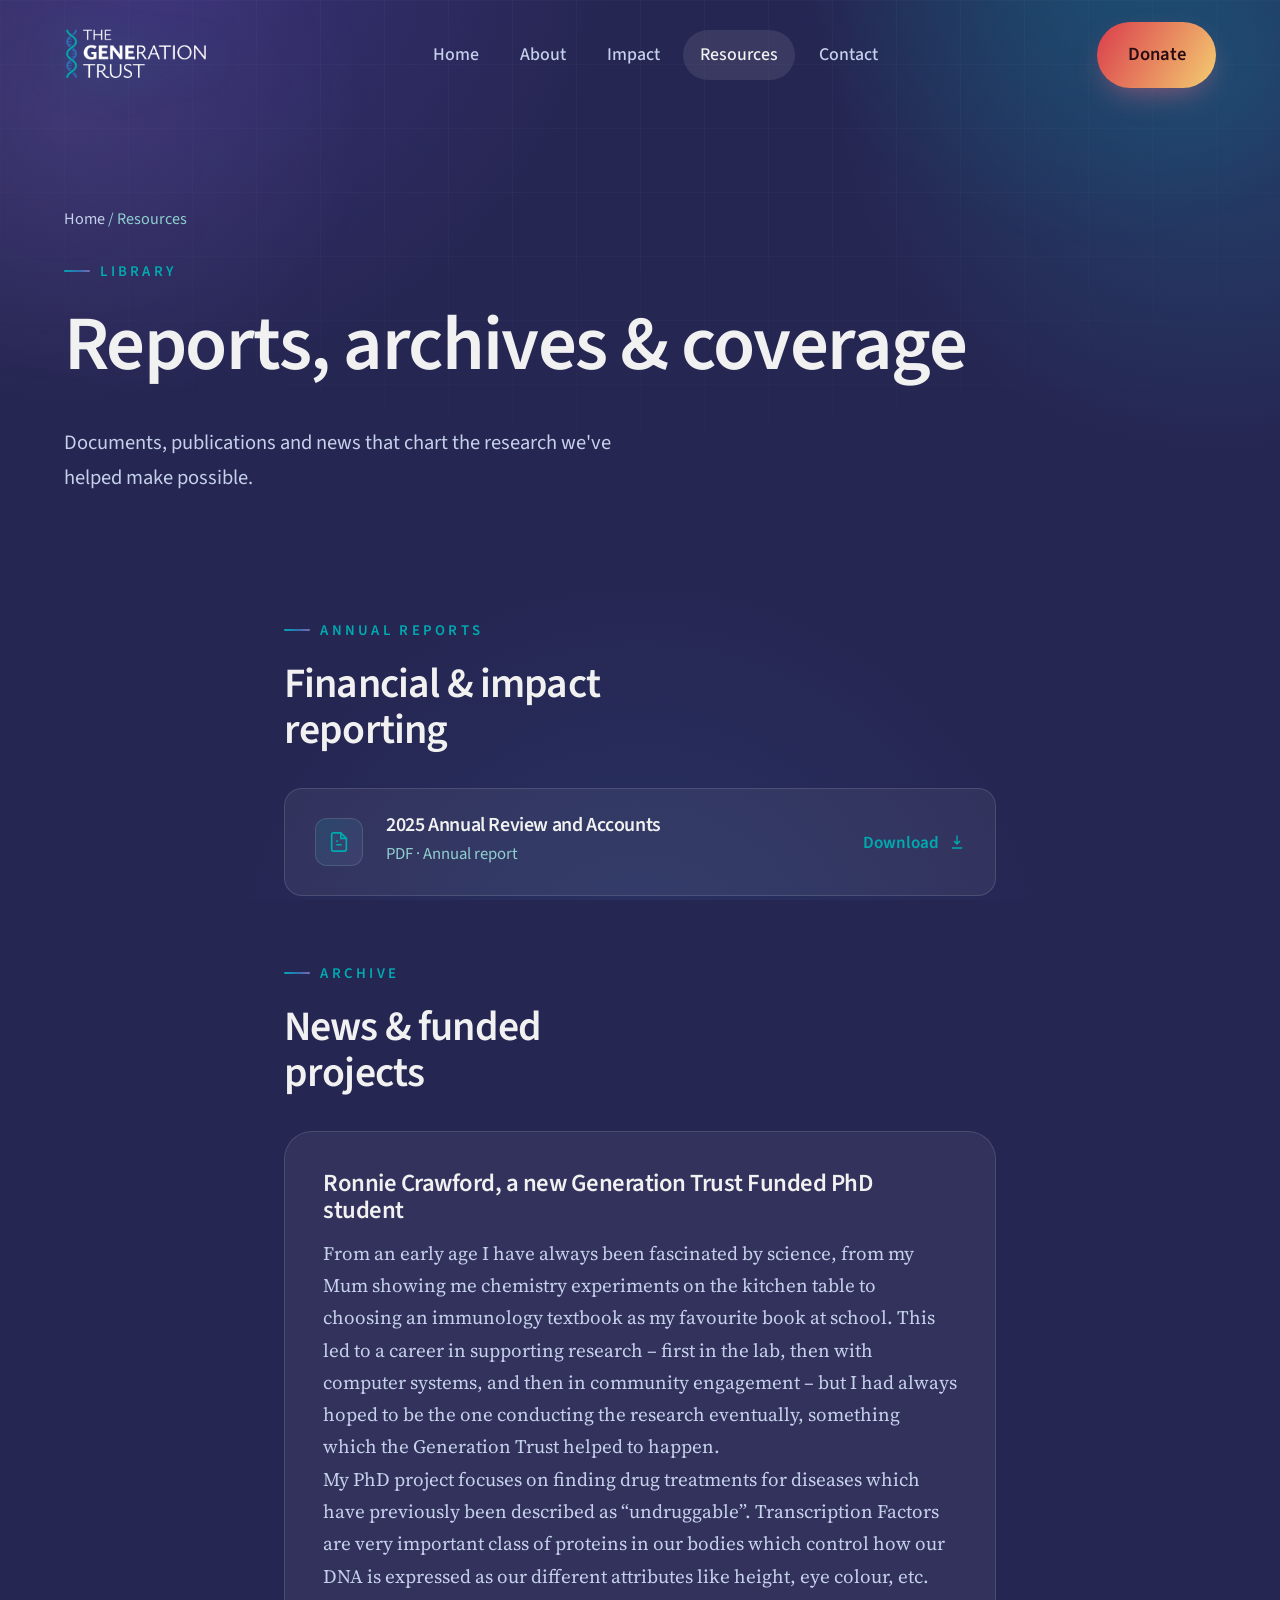
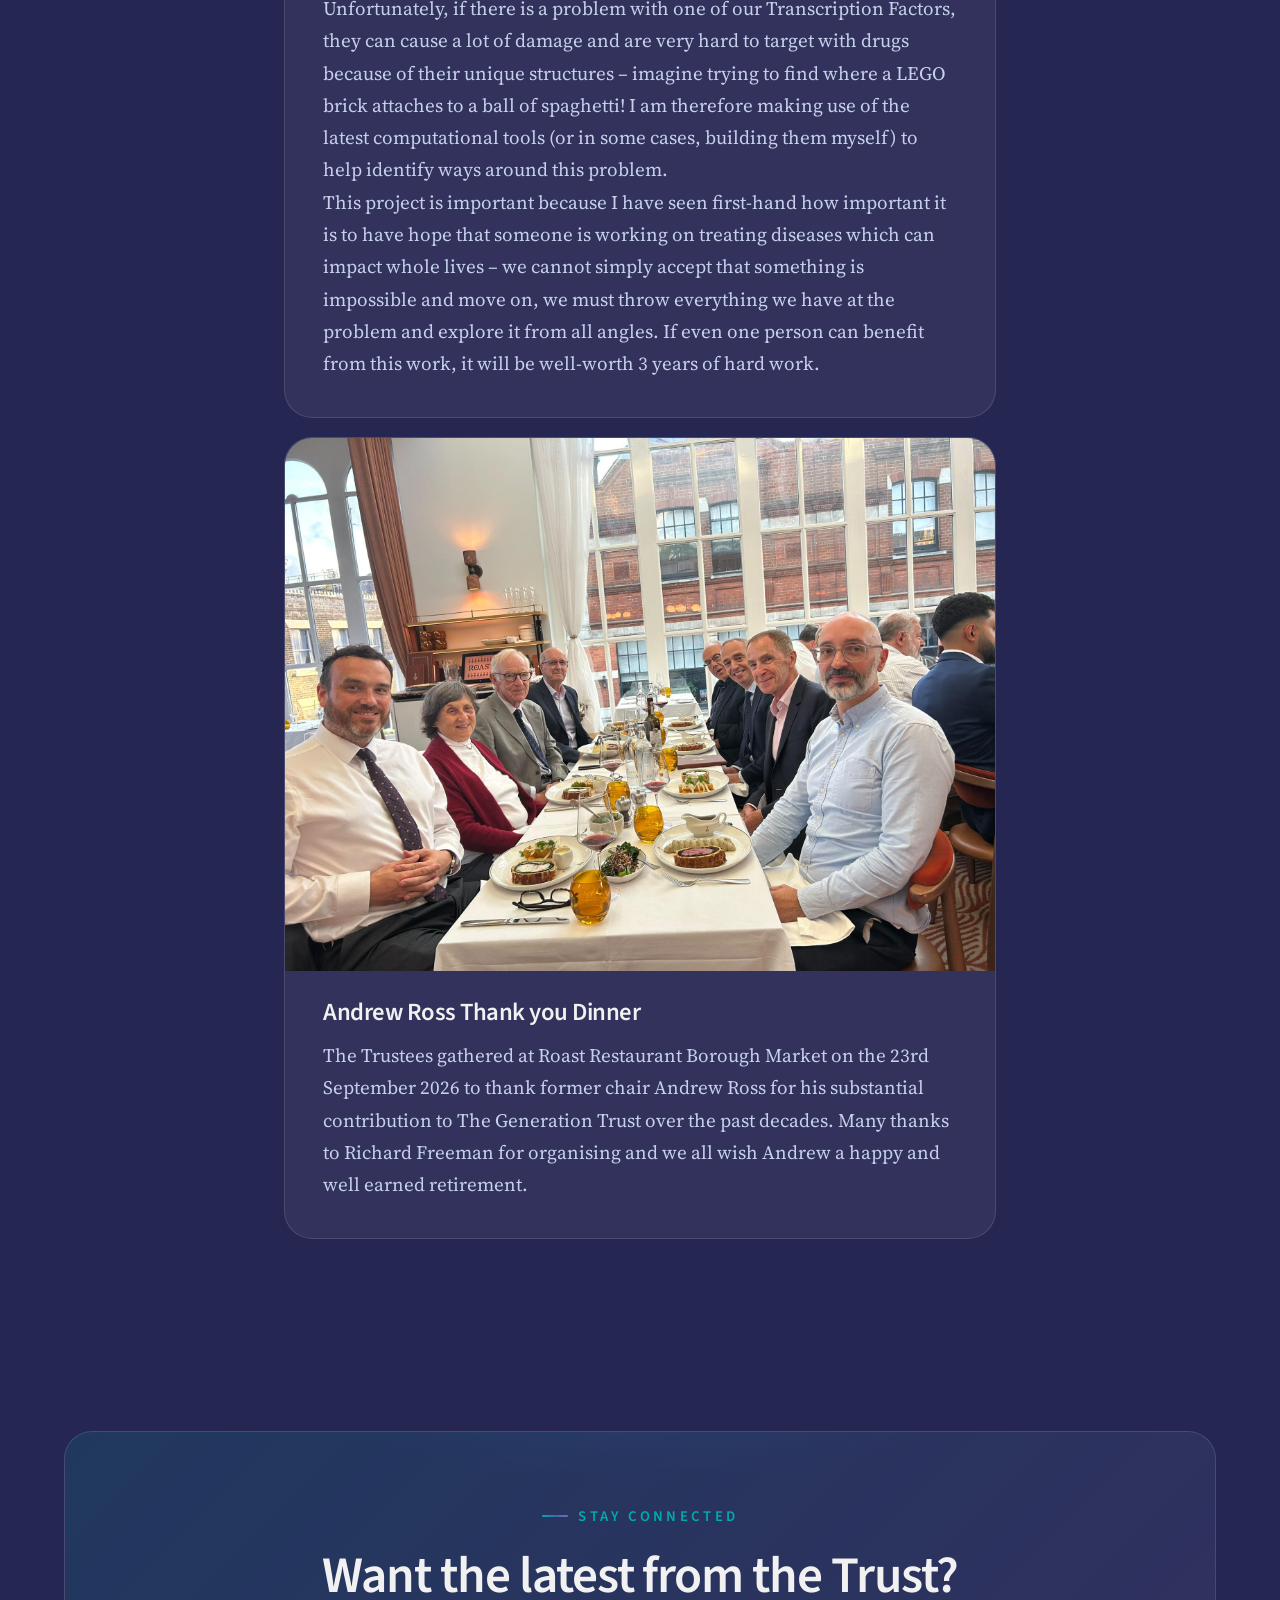
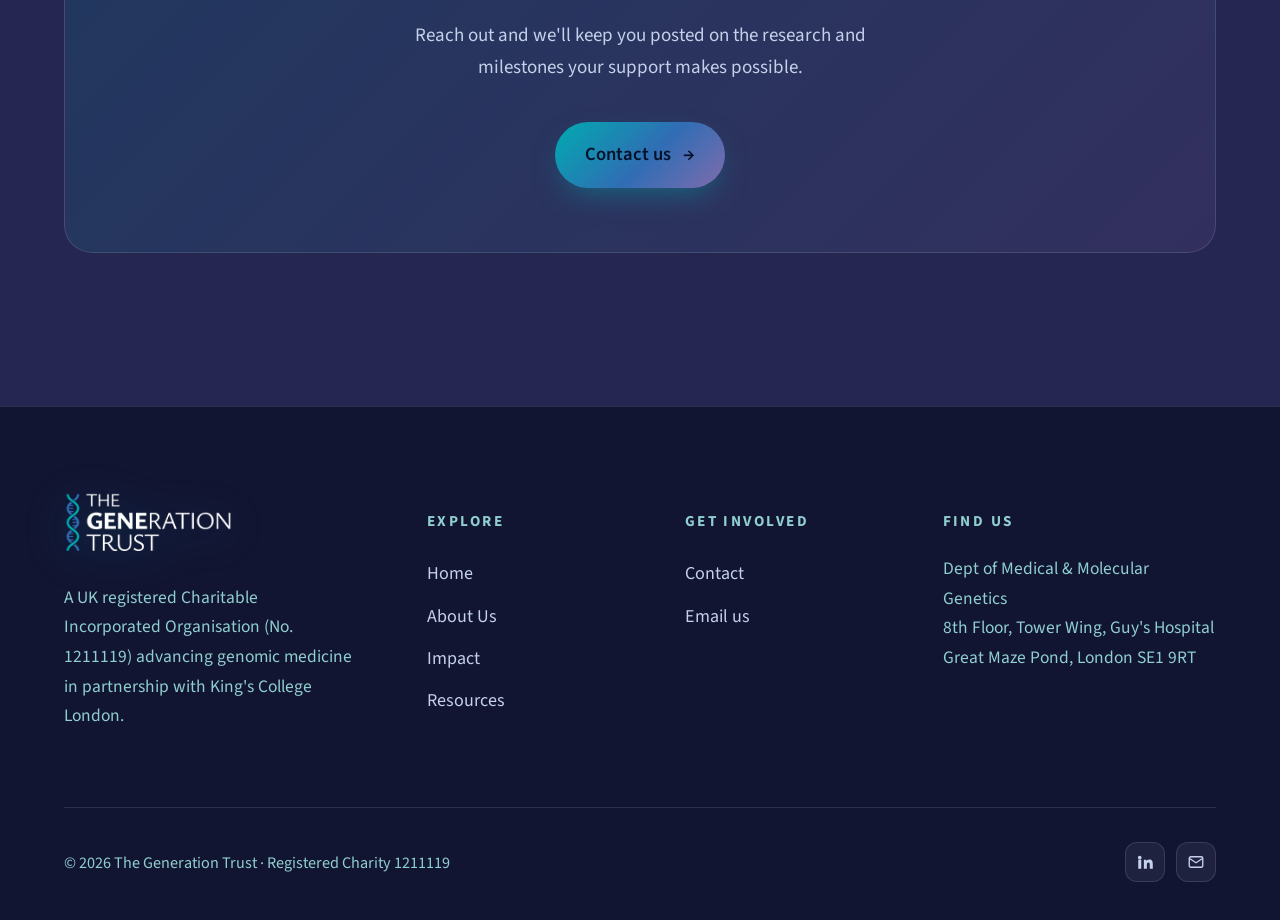
<file: resources.html>
<!DOCTYPE html>
<html lang="en-GB">
<head>
  <script async src="https://www.googletagmanager.com/gtm.js?id=GTM-TR3NTVD5"></script>
  <script>
    window.dataLayer = window.dataLayer || [];
    function gtag(){dataLayer.push(arguments);}
    gtag('js', new Date());
  </script>
  <meta charset="UTF-8" />
  <meta name="viewport" content="width=device-width, initial-scale=1.0" />
  <title>Resources — The Generation Trust</title>
  <meta name="description" content="Annual reports, archives and news coverage of research projects funded by The Generation Trust." />
  <link rel="icon" href="assets/img/favicon.png" type="image/png" />
  <link rel="apple-touch-icon" href="assets/img/favicon.png" />
  <link rel="preconnect" href="https://fonts.googleapis.com" />
  <link rel="preconnect" href="https://fonts.gstatic.com" crossorigin />
  <link href="https://fonts.googleapis.com/css2?family=Source+Sans+3:wght@400;500;600;700&family=Source+Serif+4:ital,wght@0,400;0,600;1,400&family=Source+Code+Pro:wght@400&display=swap" rel="stylesheet" />
  <link rel="stylesheet" href="assets/css/styles.css" />
</head>
<body>
  <div class="bg-field" aria-hidden="true"></div>
  <div class="bg-grid" aria-hidden="true"></div>

  <header class="site-header">
    <div class="container nav">
      <a class="brand" href="index.html" aria-label="The Generation Trust home">
        <img class="brand__logo" src="assets/img/tgt-logo-white.png" alt="The Generation Trust" width="106" height="48" />
      </a>
      <nav class="nav-links" aria-label="Primary">
        <a href="index.html">Home</a>
        <a href="about.html">About</a>
        <a href="impact.html">Impact</a>
        <a href="resources.html" class="is-active">Resources</a>
        <a href="contact.html">Contact</a>
      </nav>
      <div class="nav-cta">
        <a class="btn btn--warm" data-jg-donate-button data-linkId="7vqxyhbx3l" data-marketCode="GB" data-linkType="givingCheckout">Donate</a>
        <button class="nav-toggle" aria-label="Toggle menu" aria-expanded="false"><span></span></button>
      </div>
    </div>
  </header>

  <main>
    <section class="page-hero">
      <div class="container">
        <p class="breadcrumb" data-reveal><a href="index.html">Home</a> / Resources</p>
        <span class="eyebrow" data-reveal>Library</span>
        <h1 data-reveal data-reveal-delay="1">Reports, archives &amp; coverage</h1>
        <p class="lede" data-reveal data-reveal-delay="2" style="margin-top:1rem">
          Documents, publications and news that chart the research we've helped make possible.
        </p>
      </div>
    </section>

    <section class="section" style="padding-top:1rem">
      <div class="container" style="max-width:840px">
        <div data-reveal>
          <span class="eyebrow">Annual reports</span>
          <h2 class="section-title" style="font-size:clamp(1.6rem,3.5vw,2.2rem)">Financial &amp; impact reporting</h2>
        </div>
        <div style="display:grid;gap:1rem;margin-top:1.8rem">
          <a class="resource" href="assets/TGT%202025%20Annual%20Review%20and%20Accounts%2029%20Oct%202026.pdf" target="_blank" rel="noopener" data-reveal data-reveal-delay="1">
            <span class="resource__icon">
              <svg width="22" height="22" viewBox="0 0 24 24" fill="none" stroke="currentColor" stroke-width="1.8"><path d="M14 2H6a2 2 0 0 0-2 2v16a2 2 0 0 0 2 2h12a2 2 0 0 0 2-2V8z"/><path d="M14 2v6h6M9 15h6M9 11h2"/></svg>
            </span>
            <span class="resource__body">
              <h4>2025 Annual Review and Accounts</h4>
              <p>PDF · Annual report</p>
            </span>
            <span class="resource__dl">Download
              <svg width="16" height="16" viewBox="0 0 24 24" fill="none" stroke="currentColor" stroke-width="2"><path d="M12 3v12m0 0 4-4m-4 4-4-4M5 21h14" stroke-linecap="round" stroke-linejoin="round"/></svg>
            </span>
          </a>
        </div>

        <div data-reveal style="margin-top:3rem">
          <span class="eyebrow">Archive</span>
          <h2 class="section-title" style="font-size:clamp(1.6rem,3.5vw,2.2rem)">News &amp; funded projects</h2>
        </div>
        <div style="display:grid;gap:1rem;margin-top:1.8rem">
          <article class="card" data-reveal data-reveal-delay="1">
            <h3>Ronnie Crawford, a new Generation Trust Funded PhD student</h3>
            <p>From an early age I have always been fascinated by science, from my Mum showing me chemistry experiments on the kitchen table to choosing an immunology textbook as my favourite book at school. This led to a career in supporting research – first in the lab, then with computer systems, and then in community engagement – but I had always hoped to be the one conducting the research eventually, something which the Generation Trust helped to happen.</p>
            <p>My PhD project focuses on finding drug treatments for diseases which have previously been described as “undruggable”. Transcription Factors are very important class of proteins in our bodies which control how our DNA is expressed as our different attributes like height, eye colour, etc. Unfortunately, if there is a problem with one of our Transcription Factors, they can cause a lot of damage and are very hard to target with drugs because of their unique structures – imagine trying to find where a LEGO brick attaches to a ball of spaghetti! I am therefore making use of the latest computational tools (or in some cases, building them myself) to help identify ways around this problem.</p>
            <p>This project is important because I have seen first-hand how important it is to have hope that someone is working on treating diseases which can impact whole lives – we cannot simply accept that something is impossible and move on, we must throw everything we have at the problem and explore it from all angles. If even one person can benefit from this work, it will be well-worth 3 years of hard work.</p>
          </article>
          <article class="card" data-reveal data-reveal-delay="1" style="padding:0">
            <img src="assets/img/andrew-ross-retirement-lunch-2026.png" alt="The Generation Trust trustees gathered for a meal at Roast Restaurant" style="display:block;width:100%;height:auto" />
            <div style="padding:1.5rem 2rem 2rem">
              <h3>Andrew Ross Thank you Dinner</h3>
              <p>The Trustees gathered at Roast Restaurant Borough Market on the 23rd September 2026 to thank former chair Andrew Ross for his substantial contribution to The Generation Trust over the past decades. Many thanks to Richard Freeman for organising and we all wish Andrew a happy and well earned retirement.</p>
            </div>
          </article>
        </div>
      </div>
    </section>

    <section class="section section--tight">
      <div class="container">
        <div class="cta-band" data-reveal>
          <span class="eyebrow" style="justify-content:center">Stay connected</span>
          <h2>Want the latest from the Trust?</h2>
          <p>Reach out and we'll keep you posted on the research and milestones your support makes possible.</p>
          <div class="hero__actions">
            <a href="contact.html" class="btn">Contact us <span class="btn-arrow">→</span></a>
            <!-- <a href="donate.html" class="btn btn--ghost">Donate</a> -->
          </div>
        </div>
      </div>
    </section>
  </main>

  <footer class="site-footer">
    <div class="container">
      <div class="footer-grid">
        <div class="footer-brand">
          <a class="brand" href="index.html" style="margin-bottom:1rem" aria-label="The Generation Trust home">
            <img class="brand__logo" src="assets/img/tgt-logo-white.png" alt="The Generation Trust" width="124" height="56" />
          </a>
          <p>A UK registered Charitable Incorporated Organisation (No. 1211119) advancing genomic medicine in partnership with King's College London.</p>
        </div>
        <div class="footer-col">
          <h5>Explore</h5>
          <a href="index.html">Home</a>
          <a href="about.html">About Us</a>
          <a href="impact.html">Impact</a>
          <a href="resources.html">Resources</a>
        </div>
        <div class="footer-col">
          <h5>Get involved</h5>
          <!-- <a href="donate.html">Donate</a> -->
          <a href="contact.html">Contact</a>
          <a href="mailto:info@thegenerationtrust.org">Email us</a>
        </div>
        <div class="footer-col">
          <h5>Find us</h5>
          <p style="color:var(--text-dim);font-size:.92rem;line-height:1.7">
            Dept of Medical &amp; Molecular Genetics<br />
            8th Floor, Tower Wing, Guy's Hospital<br />
            Great Maze Pond, London SE1 9RT
          </p>
        </div>
      </div>
      <div class="footer-bottom">
        <span>© <span data-year>2026</span> The Generation Trust · Registered Charity 1211119</span>
        <div class="footer-social">
          <a href="https://www.linkedin.com" aria-label="LinkedIn" target="_blank" rel="noopener">
            <svg width="18" height="18" viewBox="0 0 24 24" fill="currentColor"><path d="M4.98 3.5a2.5 2.5 0 1 1 0 5 2.5 2.5 0 0 1 0-5ZM3 9h4v12H3V9Zm7 0h3.8v1.7h.05c.53-1 1.83-2.05 3.76-2.05 4.02 0 4.76 2.65 4.76 6.1V21h-4v-5.4c0-1.3-.02-2.96-1.8-2.96-1.8 0-2.08 1.4-2.08 2.86V21h-4V9Z"/></svg>
          </a>
          <a href="mailto:info@thegenerationtrust.org" aria-label="Email">
            <svg width="18" height="18" viewBox="0 0 24 24" fill="none" stroke="currentColor" stroke-width="1.8"><rect x="3" y="5" width="18" height="14" rx="2"/><path d="m3 7 9 6 9-6"/></svg>
          </a>
        </div>
      </div>
    </div>
  </footer>

  <script src="assets/js/main.js"></script>
  <script src="https://www.justgiving.com/widgets/scripts/widget.js" data-version="2" data-widgetType="attachCheckout" type="text/javascript"></script>

</body>
</html>
</file>
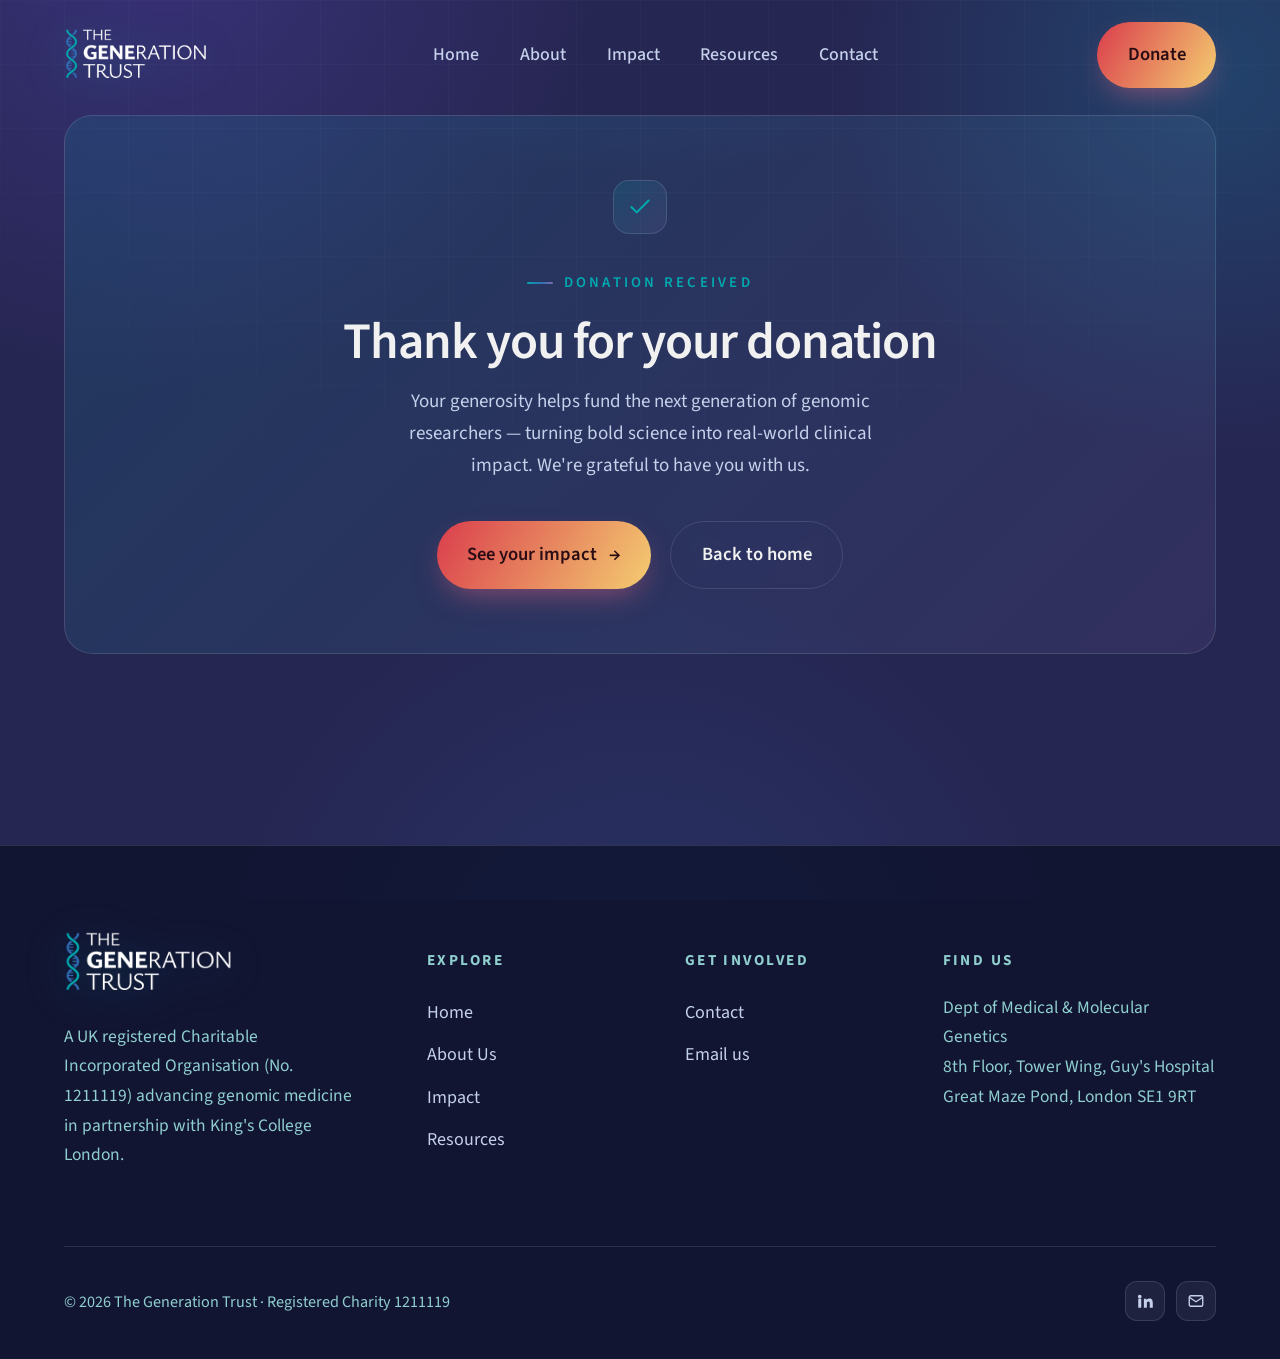
<file: thankyou.html>
<!DOCTYPE html>
<html lang="en-GB">
<head>
  <script async src="https://www.googletagmanager.com/gtm.js?id=GTM-TR3NTVD5"></script>
  <script>
    window.dataLayer = window.dataLayer || [];
    function gtag(){dataLayer.push(arguments);}
    gtag('js', new Date());
  </script>
  <meta charset="UTF-8" />
  <meta name="viewport" content="width=device-width, initial-scale=1.0" />
  <meta name="robots" content="noindex, nofollow" />
  <title>Thank You — The Generation Trust</title>
  <meta name="description" content="Thank you for supporting The Generation Trust. Your donation helps fund pioneering genomic research with real-world clinical impact." />
  <link rel="icon" href="assets/img/favicon.png" type="image/png" />
  <link rel="apple-touch-icon" href="assets/img/favicon.png" />
  <link rel="preconnect" href="https://fonts.googleapis.com" />
  <link rel="preconnect" href="https://fonts.gstatic.com" crossorigin />
  <link href="https://fonts.googleapis.com/css2?family=Source+Sans+3:wght@400;500;600;700&family=Source+Serif+4:ital,wght@0,400;0,600;1,400&family=Source+Code+Pro:wght@400&display=swap" rel="stylesheet" />
  <link rel="stylesheet" href="assets/css/styles.css" />
</head>
<body>
  <div class="bg-field" aria-hidden="true"></div>
  <div class="bg-grid" aria-hidden="true"></div>

  <header class="site-header">
    <div class="container nav">
      <a class="brand" href="index.html" aria-label="The Generation Trust home">
        <img class="brand__logo" src="assets/img/tgt-logo-white.png" alt="The Generation Trust" width="106" height="48" />
      </a>
      <nav class="nav-links" aria-label="Primary">
        <a href="index.html">Home</a>
        <a href="about.html">About</a>
        <a href="impact.html">Impact</a>
        <a href="resources.html">Resources</a>
        <a href="contact.html">Contact</a>
      </nav>
      <div class="nav-cta">
        <a class="btn btn--warm" data-jg-donate-button data-linkId="7vqxyhbx3l" data-marketCode="GB" data-linkType="givingCheckout">Donate</a>
        <button class="nav-toggle" aria-label="Toggle menu" aria-expanded="false"><span></span></button>
      </div>
    </div>
  </header>

  <main>
    <!-- THANK YOU -->
    <section class="section" style="min-height:70vh;display:flex;align-items:center">
      <div class="container">
        <div class="cta-band" data-reveal>
          <div class="card__icon" style="margin:0 auto 1.5rem">
            <svg viewBox="0 0 24 24" fill="none" stroke="currentColor" stroke-width="1.8"><path d="M20 6 9 17l-5-5" stroke-linecap="round" stroke-linejoin="round"/></svg>
          </div>
          <span class="eyebrow" style="justify-content:center">Donation received</span>
          <h2>Thank you for your donation</h2>
          <p>
            Your generosity helps fund the next generation of genomic researchers —
            turning bold science into real-world clinical impact. We're grateful to
            have you with us.
          </p>
          <div class="hero__actions">
            <a href="impact.html" class="btn btn--warm">See your impact <span class="btn-arrow">→</span></a>
            <a href="index.html" class="btn btn--ghost">Back to home</a>
          </div>
        </div>
      </div>
    </section>
  </main>

  <footer class="site-footer">
    <div class="container">
      <div class="footer-grid">
        <div class="footer-brand">
          <a class="brand" href="index.html" style="margin-bottom:1rem" aria-label="The Generation Trust home">
            <img class="brand__logo" src="assets/img/tgt-logo-white.png" alt="The Generation Trust" width="124" height="56" />
          </a>
          <p>A UK registered Charitable Incorporated Organisation (No. 1211119) advancing genomic medicine in partnership with King's College London.</p>
        </div>
        <div class="footer-col">
          <h5>Explore</h5>
          <a href="index.html">Home</a>
          <a href="about.html">About Us</a>
          <a href="impact.html">Impact</a>
          <a href="resources.html">Resources</a>
        </div>
        <div class="footer-col">
          <h5>Get involved</h5>
          <!-- <a href="donate.html">Donate</a> -->
          <a href="contact.html">Contact</a>
          <a href="mailto:info@thegenerationtrust.org">Email us</a>
        </div>
        <div class="footer-col">
          <h5>Find us</h5>
          <p style="color:var(--text-dim);font-size:.92rem;line-height:1.7">
            Dept of Medical &amp; Molecular Genetics<br />
            8th Floor, Tower Wing, Guy's Hospital<br />
            Great Maze Pond, London SE1 9RT
          </p>
        </div>
      </div>
      <div class="footer-bottom">
        <span>© <span data-year>2026</span> The Generation Trust · Registered Charity 1211119</span>
        <div class="footer-social">
          <a href="https://www.linkedin.com" aria-label="LinkedIn" target="_blank" rel="noopener">
            <svg width="18" height="18" viewBox="0 0 24 24" fill="currentColor"><path d="M4.98 3.5a2.5 2.5 0 1 1 0 5 2.5 2.5 0 0 1 0-5ZM3 9h4v12H3V9Zm7 0h3.8v1.7h.05c.53-1 1.83-2.05 3.76-2.05 4.02 0 4.76 2.65 4.76 6.1V21h-4v-5.4c0-1.3-.02-2.96-1.8-2.96-1.8 0-2.08 1.4-2.08 2.86V21h-4V9Z"/></svg>
          </a>
          <a href="mailto:info@thegenerationtrust.org" aria-label="Email">
            <svg width="18" height="18" viewBox="0 0 24 24" fill="none" stroke="currentColor" stroke-width="1.8"><rect x="3" y="5" width="18" height="14" rx="2"/><path d="m3 7 9 6 9-6"/></svg>
          </a>
        </div>
      </div>
    </div>
  </footer>

  <script src="assets/js/main.js"></script>
  <script src="https://www.justgiving.com/widgets/scripts/widget.js" data-version="2" data-widgetType="attachCheckout" type="text/javascript"></script>

</body>
</html>
</file>
<file: assets/css/styles.css>
/* =========================================================
   The Generation Trust — Design System
   Modern static site: HTML / CSS / JS
   ========================================================= */

/* ---------- Design Tokens ---------- */
:root {
  /* The Generation Trust brand palette */
  --navy-900: #262652;
  --navy-800: #00447c;
  --navy-700: #306db4;
  --navy-600: #419ed8;

  --ink: #343a40;
  --paper: #f7f2e9;
  --paper-soft: #f0f1f0;

  --cyan: #00abb0;
  --teal: #007b85;
  --violet: #806cad;
  --indigo: #306db4;
  --coral: #da3d4c;
  --amber: #f4cd71;

  /* Text */
  --text-strong: #f0f1f0;
  --text-muted: #c5d1eb;
  --text-dim: #90cfcf;
  --text-dark: #343a40;
  --text-dark-muted: #959595;

  /* Gradients */
  --grad-brand: linear-gradient(135deg, var(--cyan) 0%, var(--indigo) 55%, var(--violet) 100%);
  --grad-brand-soft: linear-gradient(135deg, rgba(0,171,176,0.16), rgba(128,108,173,0.16));
  --grad-warm: linear-gradient(120deg, var(--coral), var(--amber));

  /* Surfaces */
  --glass: rgba(255, 255, 255, 0.06);
  --glass-strong: rgba(255, 255, 255, 0.09);
  --glass-border: rgba(255, 255, 255, 0.12);
  --shadow-lg: 0 30px 80px -30px rgba(3, 8, 30, 0.75);
  --shadow-glow: 0 0 60px -12px rgba(48, 109, 180, 0.55);

  /* Layout */
  --maxw: 1320px;
  --radius-sm: 10px;
  --radius: 18px;
  --radius-lg: 28px;
  --gutter: clamp(1.5rem, 5vw, 4rem);

  /* Motion */
  --ease: cubic-bezier(0.22, 1, 0.36, 1);

  --font-sans: "Source Sans 3", system-ui, -apple-system, "Segoe UI", sans-serif;
  --font-display: "Source Sans 3", var(--font-sans);
  --font-serif: "Source Serif 4", Georgia, serif;
  --font-code: "Source Code Pro", monospace;
}

/* ---------- Reset ---------- */
*,
*::before,
*::after { box-sizing: border-box; }

html { scroll-behavior: smooth; -webkit-text-size-adjust: 100%; font-size: clamp(16px, 14.2px + 0.42vw, 19px); }

body {
  margin: 0;
  font-family: var(--font-sans);
  background: var(--navy-900);
  color: var(--text-strong);
  line-height: 1.7;
  -webkit-font-smoothing: antialiased;
  text-rendering: optimizeLegibility;
  overflow-x: hidden;
}

img { max-width: 100%; display: block; }
a { color: inherit; text-decoration: none; }
button { font-family: inherit; cursor: pointer; }
ul { margin: 0; padding: 0; list-style: none; }

h1, h2, h3, h4 {
  font-family: var(--font-display);
  line-height: 1.1;
  font-weight: 600;
  letter-spacing: -0.02em;
  margin: 0 0 0.5em;
}

p { margin: 0 0 1rem; }

:focus-visible {
  outline: 2px solid var(--cyan);
  outline-offset: 3px;
  border-radius: 4px;
}

::selection { background: var(--violet); color: #fff; }

/* ---------- Layout helpers ---------- */
.container {
  width: 100%;
  max-width: var(--maxw);
  margin-inline: auto;
  padding-inline: var(--gutter);
}

.section {
  position: relative;
  padding-block: clamp(4.5rem, 9vw, 8rem);
}

.section--tight { padding-block: clamp(3rem, 6vw, 5rem); }

.eyebrow {
  display: inline-flex;
  align-items: center;
  gap: 0.55rem;
  font-family: var(--font-display);
  font-size: 0.78rem;
  font-weight: 600;
  letter-spacing: 0.22em;
  text-transform: uppercase;
  color: var(--cyan);
  margin-bottom: 1rem;
}
.eyebrow::before {
  content: "";
  width: 26px; height: 2px;
  background: var(--grad-brand);
  border-radius: 2px;
}

.section-title {
  font-size: clamp(2rem, 4.5vw, 3.2rem);
  max-width: 18ch;
}

.lede {
  font-size: clamp(1.05rem, 1.6vw, 1.25rem);
  color: var(--text-muted);
  max-width: 60ch;
}

.text-gradient {
  background: var(--grad-brand);
  -webkit-background-clip: text;
  background-clip: text;
  color: transparent;
}

/* ---------- Buttons ---------- */
.btn {
  --btn-bg: var(--grad-brand);
  display: inline-flex;
  align-items: center;
  gap: 0.6rem;
  padding: 0.9rem 1.6rem;
  border: none;
  border-radius: 999px;
  font-family: var(--font-display);
  font-weight: 600;
  font-size: 0.98rem;
  color: #05122a;
  background: var(--btn-bg);
  position: relative;
  transition: transform 0.35s var(--ease), box-shadow 0.35s var(--ease), filter 0.35s var(--ease);
  box-shadow: 0 12px 30px -10px rgba(0, 171, 176, 0.5);
}
.btn:hover { transform: translateY(-3px); box-shadow: 0 20px 40px -12px rgba(48, 109, 180, 0.6); filter: brightness(1.05); }
.btn:active { transform: translateY(-1px); }

.btn--ghost {
  background: transparent;
  color: var(--text-strong);
  border: 1px solid var(--glass-border);
  box-shadow: none;
  backdrop-filter: blur(8px);
}
.btn--ghost:hover { background: var(--glass-strong); box-shadow: none; }

.btn--warm { --btn-bg: var(--grad-warm); color: #2a0d14; box-shadow: 0 12px 30px -10px rgba(255, 107, 139, 0.5); }

.btn .btn-arrow { transition: transform 0.35s var(--ease); }
.btn:hover .btn-arrow { transform: translateX(4px); }

/* ---------- Ambient background ---------- */
.bg-field {
  position: fixed;
  inset: 0;
  z-index: -2;
  background:
    radial-gradient(60vw 60vw at 12% -8%, rgba(123, 92, 255, 0.22), transparent 60%),
    radial-gradient(50vw 50vw at 95% 8%, rgba(18, 185, 214, 0.20), transparent 60%),
    radial-gradient(55vw 55vw at 50% 110%, rgba(48, 109, 180, 0.18), transparent 60%),
    var(--navy-900);
}
.bg-grid {
  position: fixed;
  inset: 0;
  z-index: -1;
  background-image:
    linear-gradient(rgba(255,255,255,0.028) 1px, transparent 1px),
    linear-gradient(90deg, rgba(255,255,255,0.028) 1px, transparent 1px);
  background-size: 64px 64px;
  mask-image: radial-gradient(ellipse 90% 70% at 50% 0%, #000 30%, transparent 90%);
  pointer-events: none;
}

/* ---------- Header / Nav ---------- */
.site-header {
  position: fixed;
  top: 0; left: 0; right: 0;
  z-index: 100;
  transition: background 0.4s var(--ease), box-shadow 0.4s var(--ease), padding 0.4s var(--ease);
  padding-block: 1.1rem;
}
.site-header.is-scrolled {
  background: rgba(8, 12, 32, 0.72);
  backdrop-filter: blur(18px) saturate(140%);
  border-bottom: 1px solid var(--glass-border);
  padding-block: 0.7rem;
}
.nav {
  display: flex;
  align-items: center;
  justify-content: space-between;
  gap: 1.5rem;
}
.brand {
  display: flex;
  align-items: center;
  gap: 0.7rem;
  font-family: var(--font-display);
  font-weight: 600;
  letter-spacing: -0.01em;
}
.brand__mark {
  width: 38px; height: 38px;
  flex: none;
  filter: drop-shadow(0 4px 12px rgba(0, 171, 176, 0.4));
}
.brand__logo {
  height: 68px;
  width: auto;
  display: block;
  filter: drop-shadow(0 6px 20px rgba(0, 171, 176, 0.28));
  transition: height 0.4s var(--ease);
}
.site-header.is-scrolled .brand__logo { height: 54px; }
.footer-brand .brand__logo { height: 80px; }
.brand__text { font-size: 1.02rem; line-height: 1.1; }
.brand__text small { display: block; font-family: var(--font-sans); font-weight: 400; font-size: 0.68rem; letter-spacing: 0.16em; text-transform: uppercase; color: var(--text-dim); }

.nav-links {
  display: flex;
  align-items: center;
  gap: 0.35rem;
}
.nav-links a {
  padding: 0.5rem 0.9rem;
  border-radius: 999px;
  font-size: 0.94rem;
  font-weight: 500;
  color: var(--text-muted);
  transition: color 0.25s var(--ease), background 0.25s var(--ease);
}
.nav-links a:hover { color: var(--text-strong); background: var(--glass); }
.nav-links a.is-active { color: var(--text-strong); background: var(--glass-strong); }

.nav-cta { display: flex; align-items: center; gap: 0.6rem; }

.nav-toggle {
  display: none;
  width: 44px; height: 44px;
  border-radius: 12px;
  background: var(--glass);
  border: 1px solid var(--glass-border);
  position: relative;
}
.nav-toggle span,
.nav-toggle span::before,
.nav-toggle span::after {
  content: "";
  position: absolute;
  left: 50%; top: 50%;
  width: 20px; height: 2px;
  background: var(--text-strong);
  border-radius: 2px;
  transform: translate(-50%, -50%);
  transition: transform 0.3s var(--ease), opacity 0.2s var(--ease);
}
.nav-toggle span::before { transform: translate(-50%, -7px); }
.nav-toggle span::after { transform: translate(-50%, 7px); }
body.nav-open .nav-toggle span { background: transparent; }
body.nav-open .nav-toggle span::before { transform: translate(-50%, 0) rotate(45deg); }
body.nav-open .nav-toggle span::after { transform: translate(-50%, 0) rotate(-45deg); }

/* ---------- Hero ---------- */
.hero {
  position: relative;
  min-height: 100svh;
  display: flex;
  align-items: center;
  padding-top: 6rem;
  overflow: hidden;
}
#dna-canvas {
  position: absolute;
  inset: 0;
  width: 100%; height: 100%;
  z-index: 0;
  opacity: 0.9;
}
.hero__inner {
  position: relative;
  z-index: 2;
  display: grid;
  grid-template-columns: 1.15fr 0.85fr;
  gap: 3rem;
  align-items: center;
}
.hero__content { max-width: 40rem; }
.hero__badge {
  display: inline-flex;
  align-items: center;
  gap: 0.6rem;
  padding: 0.45rem 0.9rem 0.45rem 0.5rem;
  border-radius: 999px;
  background: var(--glass);
  border: 1px solid var(--glass-border);
  font-size: 0.82rem;
  color: var(--text-muted);
  margin-bottom: 1.6rem;
  backdrop-filter: blur(8px);
}
.hero__badge b { color: var(--text-strong); font-weight: 600; }
.hero__badge .pill {
  padding: 0.15rem 0.6rem;
  border-radius: 999px;
  background: var(--grad-brand);
  color: #05122a;
  font-weight: 700;
  font-size: 0.72rem;
}
.hero h1 {
  font-size: clamp(2.6rem, 6.5vw, 5rem);
  line-height: 1.02;
  margin-bottom: 1.2rem;
}
.hero__sub {
  font-size: clamp(1.1rem, 1.8vw, 1.35rem);
  color: var(--text-muted);
  max-width: 46ch;
  margin-bottom: 2.2rem;
}
.hero__actions { display: flex; flex-wrap: wrap; gap: 1rem; }

.hero__stats {
  display: flex;
  gap: 2.5rem;
  margin-top: 3rem;
  flex-wrap: wrap;
}
.stat__num {
  font-family: var(--font-display);
  font-size: clamp(1.8rem, 3vw, 2.6rem);
  font-weight: 600;
  line-height: 1;
  background: var(--grad-brand);
  -webkit-background-clip: text;
  background-clip: text;
  color: transparent;
}
.stat__label { font-size: 0.86rem; color: var(--text-dim); margin-top: 0.35rem; }

/* Hero side card */
.hero__aside {
  position: relative;
  padding: 1.6rem;
  border-radius: var(--radius-lg);
  background: var(--glass);
  border: 1px solid var(--glass-border);
  backdrop-filter: blur(20px);
  box-shadow: var(--shadow-lg);
}
.hero__aside h3 { font-size: 1.15rem; }
.hero__aside .aside-tag {
  font-size: 0.75rem;
  letter-spacing: 0.16em;
  text-transform: uppercase;
  color: var(--cyan);
  margin-bottom: 0.4rem;
}
.hero__aside p { color: var(--text-muted); font-size: 0.95rem; margin-bottom: 0; }
.hero__aside .aside-foot {
  margin-top: 1.3rem;
  padding-top: 1.1rem;
  border-top: 1px solid var(--glass-border);
  display: flex;
  align-items: center;
  gap: 0.8rem;
}
.hero__aside .avatar {
  width: 42px; height: 42px;
  border-radius: 50%;
  background: var(--grad-brand);
  display: grid; place-items: center;
  font-family: var(--font-display);
  font-weight: 700; color: #05122a;
  font-size: 0.95rem;
}

/* Scroll hint */
.scroll-hint {
  position: absolute;
  bottom: 1.8rem; left: 50%;
  transform: translateX(-50%);
  z-index: 2;
  display: flex; flex-direction: column; align-items: center; gap: 0.5rem;
  font-size: 0.72rem; letter-spacing: 0.2em; text-transform: uppercase; color: var(--text-dim);
}
.scroll-hint .mouse {
  width: 24px; height: 38px;
  border: 2px solid var(--glass-border);
  border-radius: 14px;
  position: relative;
}
.scroll-hint .mouse::after {
  content: "";
  position: absolute; top: 7px; left: 50%;
  width: 4px; height: 8px; border-radius: 2px;
  background: var(--cyan);
  transform: translateX(-50%);
  animation: scrollDot 1.8s var(--ease) infinite;
}
@keyframes scrollDot { 0% { opacity: 0; transform: translate(-50%, 0);} 40%{opacity:1;} 80%{opacity:0; transform: translate(-50%, 12px);} 100%{opacity:0;} }

/* ---------- Marquee ---------- */
.marquee {
  border-block: 1px solid var(--glass-border);
  background: rgba(8, 12, 32, 0.5);
  overflow: hidden;
  padding-block: 1.1rem;
}
.marquee__track {
  display: flex;
  gap: 3.5rem;
  width: max-content;
  animation: marquee 30s linear infinite;
}
.marquee:hover .marquee__track { animation-play-state: paused; }
.marquee__item {
  display: inline-flex; align-items: center; gap: 0.8rem;
  font-family: var(--font-display);
  font-size: 1.05rem; color: var(--text-dim);
  white-space: nowrap;
}
.marquee__item svg { color: var(--cyan); }
@keyframes marquee { to { transform: translateX(-50%); } }

/* ---------- Cards / Pillars ---------- */
.grid {
  display: grid;
  gap: 1.5rem;
}
.grid--3 { grid-template-columns: repeat(3, 1fr); }
.grid--2 { grid-template-columns: repeat(2, 1fr); }

.card {
  position: relative;
  padding: 2rem;
  border-radius: var(--radius-lg);
  background: var(--glass);
  border: 1px solid var(--glass-border);
  overflow: hidden;
  transition: transform 0.5s var(--ease), border-color 0.5s var(--ease), background 0.5s var(--ease);
}
.card::before {
  content: "";
  position: absolute;
  inset: 0;
  background: radial-gradient(400px 200px at var(--mx, 50%) var(--my, 0%), rgba(48,109,180,0.18), transparent 70%);
  opacity: 0;
  transition: opacity 0.4s var(--ease);
  pointer-events: none;
}
.card:hover { transform: translateY(-6px); border-color: rgba(0,171,176,0.4); background: var(--glass-strong); }
.card:hover::before { opacity: 1; }

.card__icon {
  width: 54px; height: 54px;
  border-radius: 16px;
  display: grid; place-items: center;
  background: var(--grad-brand-soft);
  border: 1px solid var(--glass-border);
  margin-bottom: 1.3rem;
  color: var(--cyan);
}
.card__icon svg { width: 26px; height: 26px; }
.card h3 { font-size: 1.3rem; }
.card p { color: var(--text-muted); font-family: var(--font-serif); margin-bottom: 0; }
.card__num {
  position: absolute; top: 1.4rem; right: 1.6rem;
  font-family: var(--font-display);
  font-size: 0.85rem; color: var(--text-dim);
  letter-spacing: 0.1em;
}

/* ---------- Split feature ---------- */
.split {
  display: grid;
  grid-template-columns: 1fr 1fr;
  gap: clamp(2rem, 5vw, 4.5rem);
  align-items: center;
}
.split--reverse .split__media { order: 2; }

.split__media {
  position: relative;
  border-radius: var(--radius-lg);
  overflow: hidden;
  min-height: 420px;
  border: 1px solid var(--glass-border);
  background: linear-gradient(160deg, var(--navy-700), var(--navy-900));
  box-shadow: var(--shadow-lg);
}
.helix-visual {
  position: absolute; inset: 0;
  display: grid; place-items: center;
}

.feature-list { display: grid; gap: 1rem; margin-top: 1.8rem; }
.feature-list li {
  display: flex; gap: 0.9rem; align-items: flex-start;
  color: var(--text-muted);
}
.feature-list .tick {
  flex: none;
  width: 26px; height: 26px; border-radius: 8px;
  display: grid; place-items: center;
  background: var(--grad-brand-soft);
  border: 1px solid var(--glass-border);
  color: var(--cyan);
  margin-top: 0.15rem;
}

/* ---------- Timeline ---------- */
.timeline {
  position: relative;
  margin-top: 3rem;
  padding-left: 1.5rem;
}
.timeline::before {
  content: "";
  position: absolute; left: 0; top: 6px; bottom: 6px;
  width: 2px;
  background: linear-gradient(var(--cyan), var(--violet), transparent);
}
.timeline__item { position: relative; padding: 0 0 2.2rem 1.8rem; }
.timeline__item::before {
  content: "";
  position: absolute; left: -6px; top: 4px;
  width: 14px; height: 14px; border-radius: 50%;
  background: var(--navy-900);
  border: 3px solid var(--cyan);
  box-shadow: 0 0 0 4px rgba(0,171,176,0.12);
}
.timeline__year {
  font-family: var(--font-display);
  font-weight: 600; color: var(--cyan);
  font-size: 0.95rem; letter-spacing: 0.05em;
}
.timeline__item h4 { font-size: 1.15rem; margin: 0.2rem 0 0.4rem; }
.timeline__item p { color: var(--text-muted); margin: 0; }

/* ---------- Impact / story cards ---------- */
.story {
  display: grid;
  grid-template-columns: auto 1fr;
  gap: 1.5rem;
  padding: 2rem;
  border-radius: var(--radius-lg);
  background: var(--glass);
  border: 1px solid var(--glass-border);
  transition: transform 0.5s var(--ease), border-color 0.5s var(--ease);
}
.story:hover { transform: translateY(-5px); border-color: rgba(128,108,173,0.4); }
.story__avatar {
  width: 72px; height: 72px; border-radius: 20px;
  display: grid; place-items: center;
  font-family: var(--font-display); font-weight: 700; font-size: 1.5rem;
  color: #05122a;
  background: var(--grad-brand);
}
.story__meta { display: flex; align-items: center; gap: 0.7rem; margin-bottom: 0.4rem; flex-wrap: wrap; }
.story__tag {
  font-size: 0.7rem; letter-spacing: 0.16em; text-transform: uppercase;
  color: var(--cyan);
  padding: 0.2rem 0.6rem; border-radius: 999px;
  background: var(--grad-brand-soft); border: 1px solid var(--glass-border);
}
.story h3 { font-size: 1.35rem; margin-bottom: 0.5rem; }
.story p { color: var(--text-muted); }
.story__link {
  display: inline-flex; align-items: center; gap: 0.4rem;
  color: var(--cyan); font-weight: 600; font-size: 0.92rem;
  transition: gap 0.3s var(--ease);
}
.story__link:hover { gap: 0.7rem; }

/* ---------- Trustees ---------- */
.people {
  display: grid;
  grid-template-columns: repeat(2, 1fr);
  gap: 1.5rem;
}
.person {
  padding: 1.75rem;
  border-radius: var(--radius);
  background: var(--glass);
  border: 1px solid var(--glass-border);
  text-align: left;
  display: grid;
  grid-template-columns: auto 1fr;
  gap: 0.15rem 1.3rem;
  align-content: start;
  transition: transform 0.4s var(--ease), border-color 0.4s var(--ease);
}
.person:hover { transform: translateY(-4px); border-color: rgba(0,171,176,0.4); }
.person__photo,
.person__avatar {
  grid-row: span 2;
  width: 92px; height: 92px; border-radius: 50%;
  border: 2px solid rgba(0,171,176,0.35);
  box-shadow: 0 8px 22px rgba(0,0,0,0.35);
}
.person__photo {
  object-fit: cover; object-position: center top;
}
.person__avatar {
  display: grid; place-items: center;
  font-family: var(--font-display); font-weight: 700;
  color: #05122a; font-size: 1.5rem;
  background: var(--grad-brand);
}
.person h4 { font-size: 1.08rem; margin: 0; align-self: end; }
.person__role { font-size: 0.82rem; color: var(--text-dim); align-self: start; }
.person__bio {
  grid-column: 1 / -1;
  margin-top: 1rem;
  max-height: 7.5em;
  overflow: hidden;
  color: var(--text-muted);
  font-size: 0.92rem;
  transition: max-height 0.5s var(--ease);
}
.person__bio p { margin: 0 0 0.7rem; }
.person__bio p:last-child { margin-bottom: 0; }
.person.is-expanded .person__bio { max-height: 260em; }
.person--short .person__bio { max-height: none; }
.person__actions {
  grid-column: 1 / -1;
  display: flex; align-items: center; gap: 1.2rem;
  margin-top: 0.9rem;
}
.person__more {
  background: none; border: none; cursor: pointer;
  color: var(--cyan); font: inherit; font-size: 0.85rem; font-weight: 600;
  padding: 0;
}
.person__more:hover { text-decoration: underline; }
.person__linkedin {
  display: inline-flex; align-items: center; gap: 0.4rem;
  font-size: 0.85rem; font-weight: 600; color: var(--text-dim);
  transition: color 0.3s var(--ease);
}
.person__linkedin:hover { color: var(--cyan); }
.person__linkedin svg { width: 16px; height: 16px; fill: currentColor; }

/* ---------- CTA band ---------- */
.cta-band {
  position: relative;
  border-radius: var(--radius-lg);
  padding: clamp(2.5rem, 5vw, 4.5rem);
  overflow: hidden;
  background: linear-gradient(135deg, rgba(0,171,176,0.14), rgba(128,108,173,0.14));
  border: 1px solid var(--glass-border);
  text-align: center;
}
.cta-band::after {
  content: "";
  position: absolute; inset: -40% -10% auto -10%; height: 120%;
  background: radial-gradient(50% 60% at 50% 0%, rgba(48,109,180,0.35), transparent 70%);
  pointer-events: none;
}
.cta-band > * { position: relative; z-index: 1; }
.cta-band h2 { font-size: clamp(1.8rem, 4vw, 3rem); margin-bottom: 0.8rem; }
.cta-band p { color: var(--text-muted); max-width: 52ch; margin: 0 auto 2rem; }
.cta-band .hero__actions { justify-content: center; }

/* ---------- Page hero (interior pages) ---------- */
.page-hero {
  position: relative;
  padding-top: clamp(9rem, 16vw, 12rem);
  padding-bottom: clamp(3rem, 6vw, 5rem);
  overflow: hidden;
}
.page-hero::before {
  content: "";
  position: absolute; inset: 0; z-index: -1;
  background:
    radial-gradient(40vw 40vw at 85% -10%, rgba(0,171,176,0.18), transparent 60%),
    radial-gradient(40vw 40vw at 5% 20%, rgba(128,108,173,0.18), transparent 60%);
}
.page-hero h1 { font-size: clamp(2.4rem, 6vw, 4.2rem); }
.breadcrumb { font-size: 0.85rem; color: var(--text-dim); margin-bottom: 1rem; }
.breadcrumb a { color: var(--text-muted); }
.breadcrumb a:hover { color: var(--cyan); }

/* ---------- Prose ---------- */
.prose { max-width: 68ch; }
.prose p { color: var(--text-muted); font-family: var(--font-serif); font-size: 1.05rem; }
.prose a { color: var(--cyan); border-bottom: 1px solid rgba(0,171,176,0.35); transition: border-color 0.3s; }
.prose a:hover { border-color: var(--cyan); }
.prose h2 { margin-top: 2.2rem; font-size: 1.7rem; }
.prose h3 { margin-top: 1.8rem; font-size: 1.3rem; }

/* ---------- Contact ---------- */
.contact-grid {
  display: grid;
  grid-template-columns: 1fr 1.1fr;
  gap: clamp(2rem, 5vw, 4rem);
  align-items: start;
}
.info-card {
  padding: 1.6rem;
  border-radius: var(--radius);
  background: var(--glass);
  border: 1px solid var(--glass-border);
  display: flex; gap: 1rem; align-items: flex-start;
  margin-bottom: 1rem;
  transition: border-color 0.3s var(--ease);
}
.info-card:hover { border-color: rgba(0,171,176,0.4); }
.info-card__icon {
  flex: none; width: 46px; height: 46px; border-radius: 12px;
  display: grid; place-items: center;
  background: var(--grad-brand-soft); border: 1px solid var(--glass-border);
  color: var(--cyan);
}
.info-card h4 { margin: 0 0 0.2rem; font-size: 1rem; }
.info-card p, .info-card a { color: var(--text-muted); margin: 0; font-size: 0.95rem; }
.info-card a:hover { color: var(--cyan); }

.form {
  padding: 2rem;
  border-radius: var(--radius-lg);
  background: var(--glass);
  border: 1px solid var(--glass-border);
}
.field { margin-bottom: 1.2rem; }
.field label {
  display: block; font-size: 0.85rem; font-weight: 600;
  margin-bottom: 0.5rem; color: var(--text-strong);
}
.field input,
.field textarea {
  width: 100%;
  padding: 0.85rem 1rem;
  border-radius: var(--radius-sm);
  background: rgba(6, 10, 31, 0.6);
  border: 1px solid var(--glass-border);
  color: var(--text-strong);
  font-family: inherit;
  font-size: 0.98rem;
  transition: border-color 0.3s var(--ease), box-shadow 0.3s var(--ease);
}
.field input:focus,
.field textarea:focus {
  outline: none;
  border-color: var(--cyan);
  box-shadow: 0 0 0 3px rgba(0,171,176,0.15);
}
.field textarea { resize: vertical; min-height: 130px; }
.form__note { font-size: 0.82rem; color: var(--text-dim); margin: 0.8rem 0 0; }

/* ---------- Donate ---------- */
.donate-card {
  padding: clamp(1.8rem, 4vw, 2.6rem);
  border-radius: var(--radius-lg);
  background: var(--glass);
  border: 1px solid var(--glass-border);
  box-shadow: var(--shadow-lg);
}
.freq-toggle {
  display: inline-flex;
  padding: 4px;
  border-radius: 999px;
  background: rgba(6, 10, 31, 0.6);
  border: 1px solid var(--glass-border);
  margin-bottom: 1.8rem;
}
.freq-toggle button {
  padding: 0.55rem 1.3rem;
  border: none; background: transparent;
  color: var(--text-muted);
  border-radius: 999px;
  font-family: var(--font-display); font-weight: 600; font-size: 0.9rem;
  transition: color 0.3s var(--ease);
}
.freq-toggle button.is-active { background: var(--grad-brand); color: #05122a; }

.amount-grid {
  display: grid;
  grid-template-columns: repeat(3, 1fr);
  gap: 0.8rem;
  margin-bottom: 1.2rem;
}
.amount-btn {
  padding: 1.1rem;
  border-radius: var(--radius);
  background: rgba(6, 10, 31, 0.5);
  border: 1px solid var(--glass-border);
  color: var(--text-strong);
  font-family: var(--font-display); font-weight: 600; font-size: 1.25rem;
  transition: border-color 0.3s var(--ease), transform 0.3s var(--ease), background 0.3s var(--ease);
}
.amount-btn:hover { transform: translateY(-3px); border-color: rgba(0,171,176,0.5); }
.amount-btn.is-active { border-color: var(--cyan); background: var(--grad-brand-soft); }
.amount-btn small { display: block; font-family: var(--font-sans); font-weight: 400; font-size: 0.72rem; color: var(--text-dim); margin-top: 0.2rem; }

.custom-amount {
  position: relative;
  margin-bottom: 1.6rem;
}
.custom-amount span {
  position: absolute; left: 1rem; top: 50%; transform: translateY(-50%);
  color: var(--text-dim); font-size: 1.1rem;
}
.custom-amount input {
  width: 100%;
  padding: 1rem 1rem 1rem 2.2rem;
  border-radius: var(--radius);
  background: rgba(6, 10, 31, 0.6);
  border: 1px solid var(--glass-border);
  color: var(--text-strong);
  font-family: var(--font-display); font-size: 1.1rem;
}
.custom-amount input:focus { outline: none; border-color: var(--cyan); box-shadow: 0 0 0 3px rgba(0,171,176,0.15); }

.impact-hint {
  display: flex; gap: 0.7rem; align-items: center;
  padding: 0.9rem 1.1rem; border-radius: var(--radius);
  background: var(--grad-brand-soft); border: 1px solid var(--glass-border);
  font-size: 0.9rem; color: var(--text-muted);
  margin-bottom: 1.6rem;
}
.impact-hint b { color: var(--text-strong); }

/* ---------- Resources ---------- */
.resource {
  display: flex; align-items: center; gap: 1.2rem;
  padding: 1.4rem 1.6rem;
  border-radius: var(--radius);
  background: var(--glass);
  border: 1px solid var(--glass-border);
  transition: transform 0.4s var(--ease), border-color 0.4s var(--ease);
}
.resource:hover { transform: translateX(6px); border-color: rgba(0,171,176,0.4); }
.resource__icon {
  flex: none; width: 48px; height: 48px; border-radius: 12px;
  display: grid; place-items: center;
  background: var(--grad-brand-soft); border: 1px solid var(--glass-border);
  color: var(--cyan);
}
.resource__body { flex: 1; }
.resource__body h4 { margin: 0 0 0.15rem; font-size: 1.05rem; }
.resource__body p { margin: 0; font-size: 0.88rem; color: var(--text-dim); }
.resource__dl {
  display: inline-flex; align-items: center; gap: 0.5rem;
  color: var(--cyan); font-weight: 600; font-size: 0.9rem;
  white-space: nowrap;
}

.empty-note {
  padding: 2rem;
  border-radius: var(--radius);
  border: 1px dashed var(--glass-border);
  color: var(--text-dim);
  text-align: center;
  font-size: 0.95rem;
}

/* ---------- Footer ---------- */
.site-footer {
  position: relative;
  margin-top: 4rem;
  border-top: 1px solid var(--glass-border);
  background: rgba(6, 10, 31, 0.6);
  padding-block: clamp(3rem, 6vw, 4.5rem) 2rem;
}
.footer-grid {
  display: grid;
  grid-template-columns: 1.5fr 1fr 1fr 1.3fr;
  gap: 2.5rem;
  margin-bottom: 3rem;
}
.footer-brand p { color: var(--text-dim); font-size: 0.92rem; max-width: 32ch; }
.footer-col h5 {
  font-family: var(--font-display); font-size: 0.8rem; letter-spacing: 0.16em;
  text-transform: uppercase; color: var(--text-dim); margin-bottom: 1rem;
}
.footer-col a { display: block; color: var(--text-muted); padding: 0.3rem 0; font-size: 0.95rem; transition: color 0.25s; }
.footer-col a:hover { color: var(--cyan); }
.footer-bottom {
  display: flex; justify-content: space-between; align-items: center;
  gap: 1rem; flex-wrap: wrap;
  padding-top: 1.8rem; border-top: 1px solid var(--glass-border);
  font-size: 0.85rem; color: var(--text-dim);
}
.footer-social { display: flex; gap: 0.6rem; }
.footer-social a {
  width: 40px; height: 40px; border-radius: 12px;
  display: grid; place-items: center;
  background: var(--glass); border: 1px solid var(--glass-border);
  color: var(--text-muted); transition: all 0.3s var(--ease);
}
.footer-social a:hover { color: var(--cyan); border-color: rgba(0,171,176,0.4); transform: translateY(-3px); }

/* ---------- Reveal animations ---------- */
[data-reveal] {
  opacity: 0;
  transform: translateY(28px);
  transition: opacity 0.8s var(--ease), transform 0.8s var(--ease);
}
[data-reveal].is-visible { opacity: 1; transform: none; }
[data-reveal-delay="1"] { transition-delay: 0.08s; }
[data-reveal-delay="2"] { transition-delay: 0.16s; }
[data-reveal-delay="3"] { transition-delay: 0.24s; }
[data-reveal-delay="4"] { transition-delay: 0.32s; }

/* ---------- Responsive ---------- */
@media (max-width: 980px) {
  .hero__inner { grid-template-columns: 1fr; gap: 2.5rem; }
  .hero__aside { max-width: 420px; }
  .grid--3 { grid-template-columns: 1fr 1fr; }
  .people { grid-template-columns: repeat(2, 1fr); }
  .footer-grid { grid-template-columns: 1fr 1fr; gap: 2rem; }
  .split { grid-template-columns: 1fr; }
  .split--reverse .split__media { order: 0; }
  .split__media { min-height: 320px; }
  .contact-grid { grid-template-columns: 1fr; }
}

@media (max-width: 720px) {
  .nav-links, .nav-cta .btn--ghost { display: none; }
  .nav-toggle { display: block; }
  .nav-links {
    position: fixed;
    inset: 0 0 0 auto;
    width: min(80vw, 320px);
    flex-direction: column;
    align-items: stretch;
    justify-content: flex-start;
    gap: 0.4rem;
    padding: 6rem 1.5rem 2rem;
    background: rgba(8, 12, 32, 0.92);
    backdrop-filter: blur(20px);
    border-left: 1px solid var(--glass-border);
    transform: translateX(100%);
    transition: transform 0.4s var(--ease);
    z-index: 90;
  }
  body.nav-open .nav-links { display: flex; transform: translateX(0); }
  .nav-links a { padding: 0.9rem 1rem; font-size: 1.05rem; }
  .brand__logo { height: 52px; }
  .site-header.is-scrolled .brand__logo { height: 46px; }
  .footer-brand .brand__logo { height: 64px; }
  .grid--3, .grid--2 { grid-template-columns: 1fr; }
  .people { grid-template-columns: 1fr; }
  .story { grid-template-columns: 1fr; }
  .story__avatar { width: 60px; height: 60px; }
  .amount-grid { grid-template-columns: 1fr 1fr; }
  .footer-grid { grid-template-columns: 1fr; }
  .hero__stats { gap: 1.5rem; }
}

@media (prefers-reduced-motion: reduce) {
  * { animation-duration: 0.001ms !important; animation-iteration-count: 1 !important; scroll-behavior: auto !important; }
  [data-reveal] { opacity: 1; transform: none; }
}
</file>
